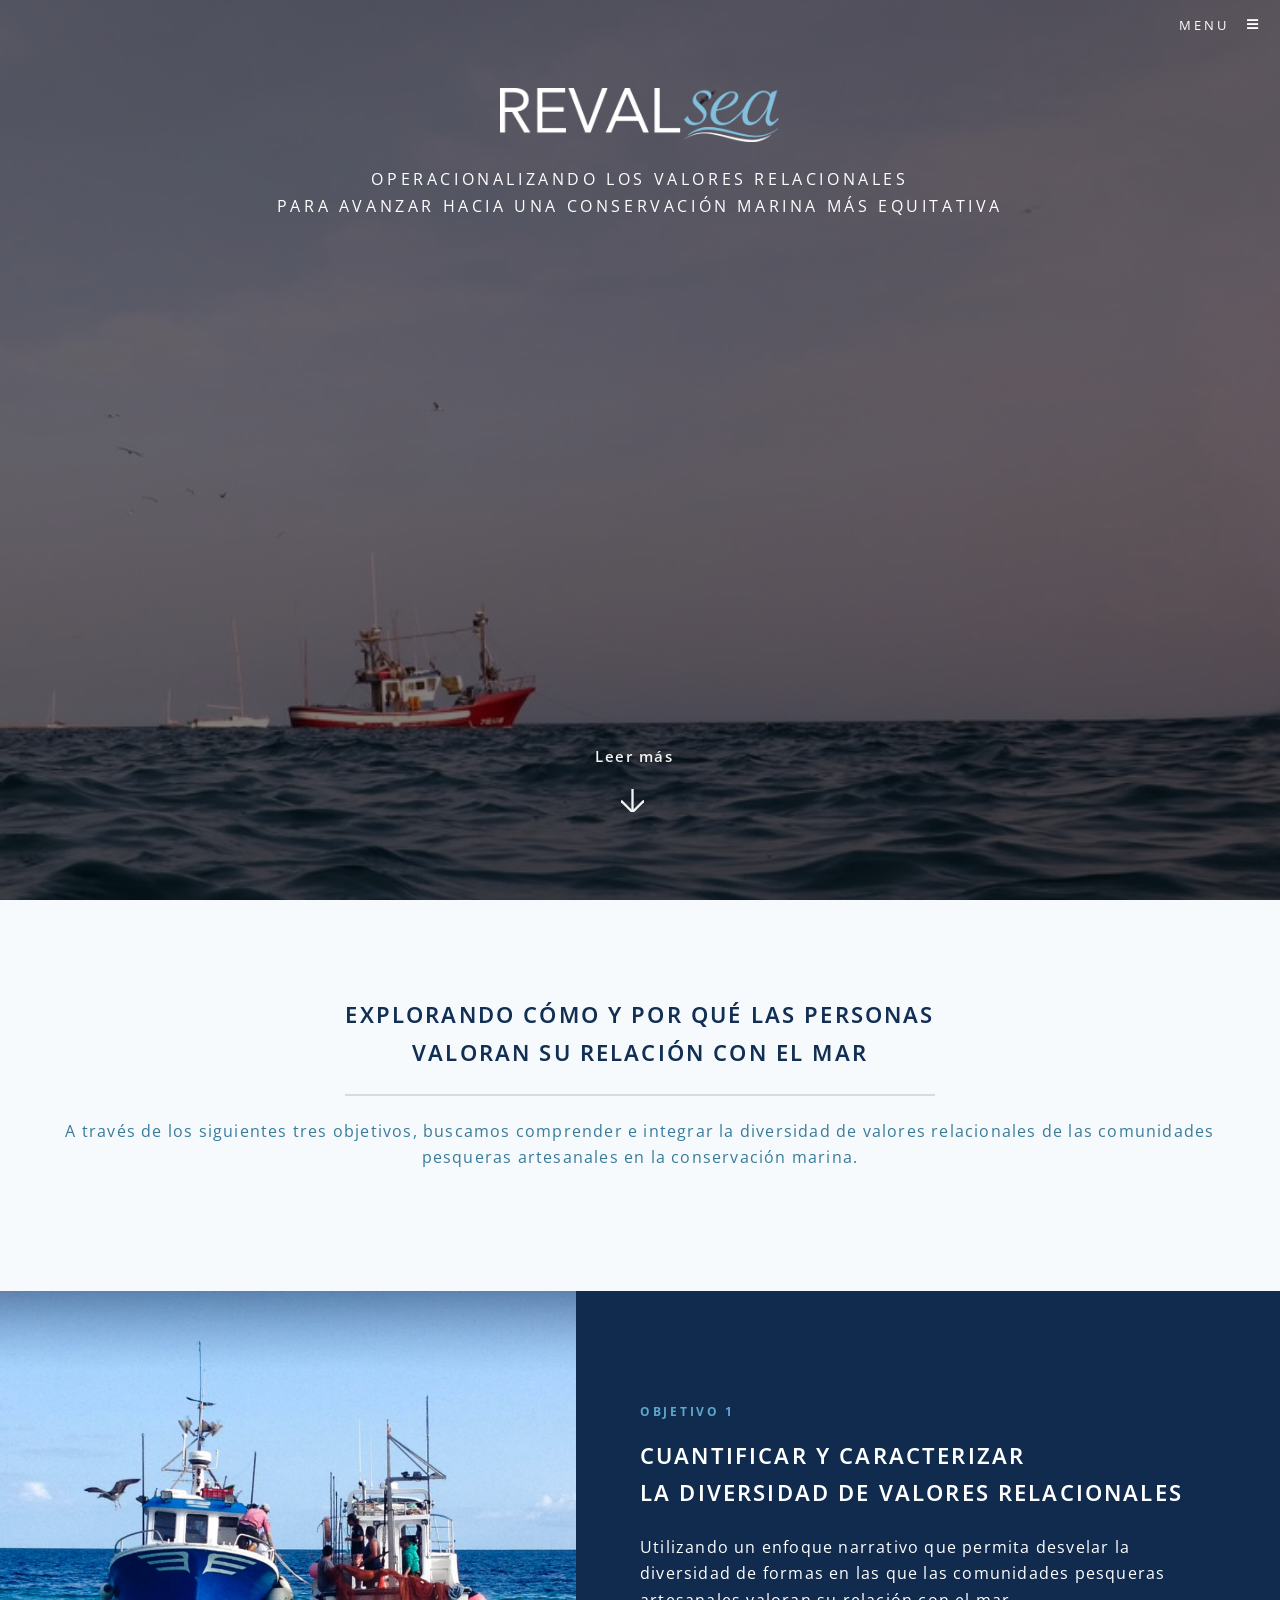
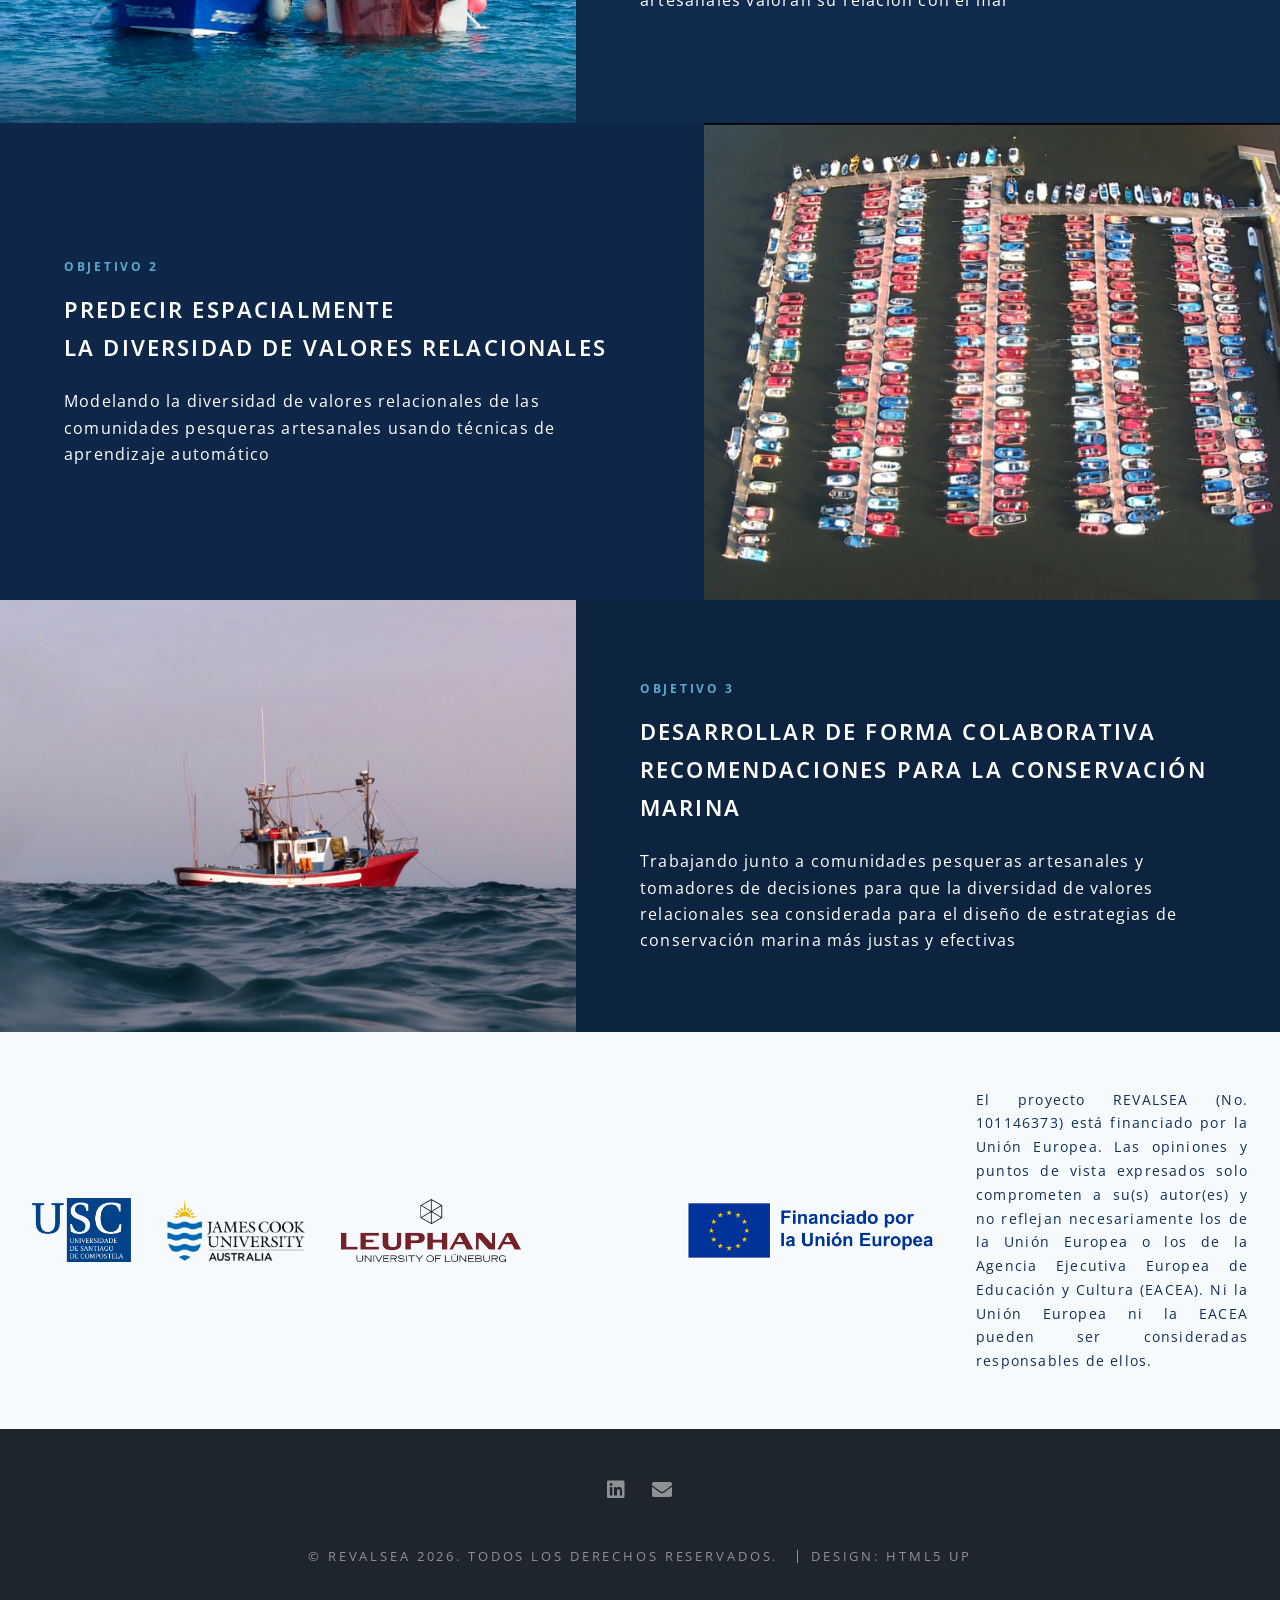
<file: index.html>
<!DOCTYPE HTML>
<!--
	Spectral by HTML5 UP
	html5up.net | @ajlkn
	Free for personal and commercial use under the CCA 3.0 license (html5up.net/license)
-->
<html>
	<head>
		<title>REVALSEA</title>
		<meta charset="utf-8" />
		<meta name="viewport" content="width=device-width, initial-scale=1, user-scalable=no" />
		<link rel="stylesheet" href="assets/css/main.css" />
		<noscript><link rel="stylesheet" href="assets/css/noscript.css" /></noscript>
	</head>
	<body class="is-preload landing pagina-index">

		<!-- Page Wrapper -->
			<div id="page-wrapper">

				<!-- Header -->
					<header id="header" class="alt"> <h1><a href="index.html">revalsea</a></h1> 
						<nav id="nav">
							<ul>
								<li class="special">
									<a href="#menu" class="menuToggle"><span>Menu</span></a>
									<div id="menu">
										<ul>
											<li><a href="index.html">Inicio</a></li>
											<li><a href="generic.html">Equipo</a></li>
											<li><a href="elements.html">Divulgación</a></li>
										</ul>
									</div>
								</li>
							</ul>
						</nav>
					</header>

				<!-- Banner -->
					<section id="banner">
						<div class="inner">
							<img src="images/logoblanco.png" alt="Logo" class="banner-logo">
							<p>Operacionalizando los valores relacionales<br />
							para avanzar hacia una conservación marina más equitativa</p>
						</div>
						<a href="#one" class="more scrolly">Leer más</a>
					</section>

				<!-- One -->
					<section id="one" class="wrapper style1 special">
						<div class="inner">
							<header class="major">
								<h2>Explorando cómo y por qué las personas<br />
								valoran su relación con el mar</h2>
								
								<span class="wave-divider"></span>
								
								<p>A través de los siguientes tres objetivos, buscamos comprender e integrar la diversidad de  
									valores relacionales de las comunidades pesqueras artesanales en la conservación marina.</p>
							</header>
						</div>
					</section>

				<!-- Two -->
					<section id="two" class="wrapper alt style2">
						<section class="spotlight">
							<div class="image"><img src="images/revalsea.png" alt="barcos de pesca" /></div>
							<div class="content">
								<span class="spotlight-kicker">Objetivo 1</span>
								<h2>Cuantificar y caracterizar<br />
								la diversidad de valores relacionales</h2>
								<p>Utilizando un enfoque narrativo que permita desvelar la diversidad de formas en las que las comunidades pesqueras artesanales valoran su relación con el mar </p>
							</div>
						</section>
						<section class="spotlight">
							<div class="image"><img src="images/puerto.png" alt="" /></div>
							<div class="content">
								<span class="spotlight-kicker">Objetivo 2</span>
								<h2>Predecir espacialmente <br />
								la diversidad de valores relacionales</h2>
								<p>Modelando la diversidad de valores relacionales de las comunidades pesqueras artesanales usando técnicas de aprendizaje automático</p>
							</div>
						</section>
						<section class="spotlight">
							<div class="image"><img src="images/barco1.jpeg" alt="" /></div>
							<div class="content">
								<span class="spotlight-kicker">Objetivo 3</span>
								<h2>Desarrollar de forma colaborativa<br />
								recomendaciones para la conservación marina</h2>
								<p>Trabajando junto a comunidades pesqueras artesanales y tomadores de decisiones para que la diversidad de valores relacionales sea considerada para el diseño de estrategias de conservación marina más justas y efectivas</p>
							</div>
						</section>
					</section>

	
					<!-- Sección logos / colaboración -->
							<section id="partners" class="partners-section">
							  <div class="inner partners-row">
							
							    <div class="partners-left">
							      <img src="images/usc.png" alt="Logo institución 1" />
							      <img src="images/jcu2.png" alt="Logo institución 2" />
							      <img src="images/leuphanalogo.png" alt="Logo institución 3" />
							    </div>
							
							    <div class="partners-right">
							      <img src="images/ES_FundedbytheEU_RGB_POS.png" alt="Logo Unión Europea" />
							      <p>El proyecto REVALSEA (No. 101146373) está financiado por la Unión Europea. Las opiniones y puntos de vista expresados solo comprometen a su(s) autor(es) y no reflejan 
								  necesariamente los de la Unión Europea o los de la Agencia Ejecutiva Europea de Educación y Cultura (EACEA). Ni la Unión Europea ni la EACEA pueden ser consideradas 
								  responsables de ellos. 
						      </p>
						    </div>
						
						  </div>
						</section>
				
				<!-- Footer -->
					<footer id="footer">
						<ul class="icons">
							<li><a href="https://www.linkedin.com/in/natali-lazzari-32a2b91ba/" class="icon brands fa-linkedin"><span class="label">LinkedIn</span></a></li>
							<li><a href="mailto:lazzari.natali@gmail.com" class="icon solid fa-envelope"><span class="label">Email</span></a></li>
						</ul>
						<ul class="copyright">
							<li>&copy; REVALSEA 2026. Todos los derechos reservados.</li>
							<li>Design: HTML5 UP</li>
						</ul>
					</footer>

				</div>

		<!-- Scripts -->
			<script src="assets/js/jquery.min.js"></script>
			<script src="assets/js/jquery.scrollex.min.js"></script>
			<script src="assets/js/jquery.scrolly.min.js"></script>
			<script src="assets/js/browser.min.js"></script>
			<script src="assets/js/breakpoints.min.js"></script>
			<script src="assets/js/util.js"></script>
			<script src="assets/js/main.js"></script>

	</body>
</html>
</file>
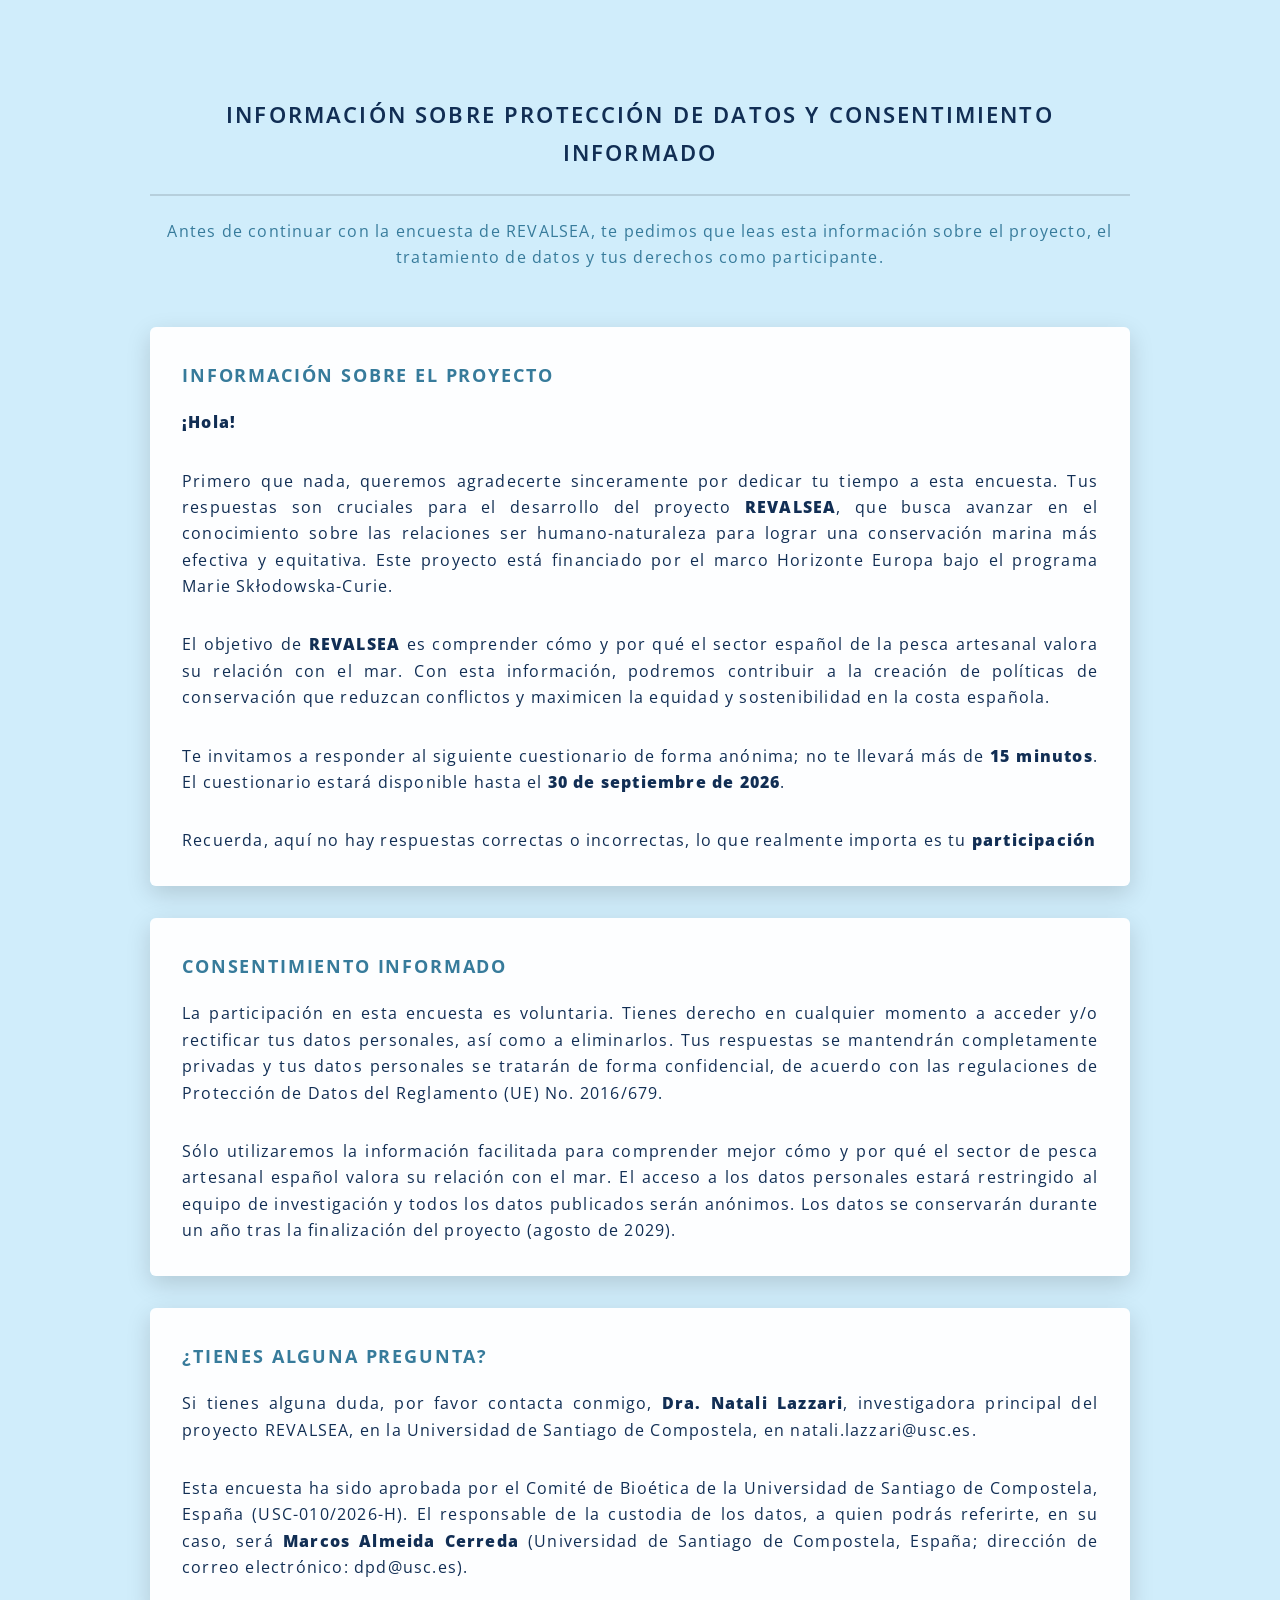
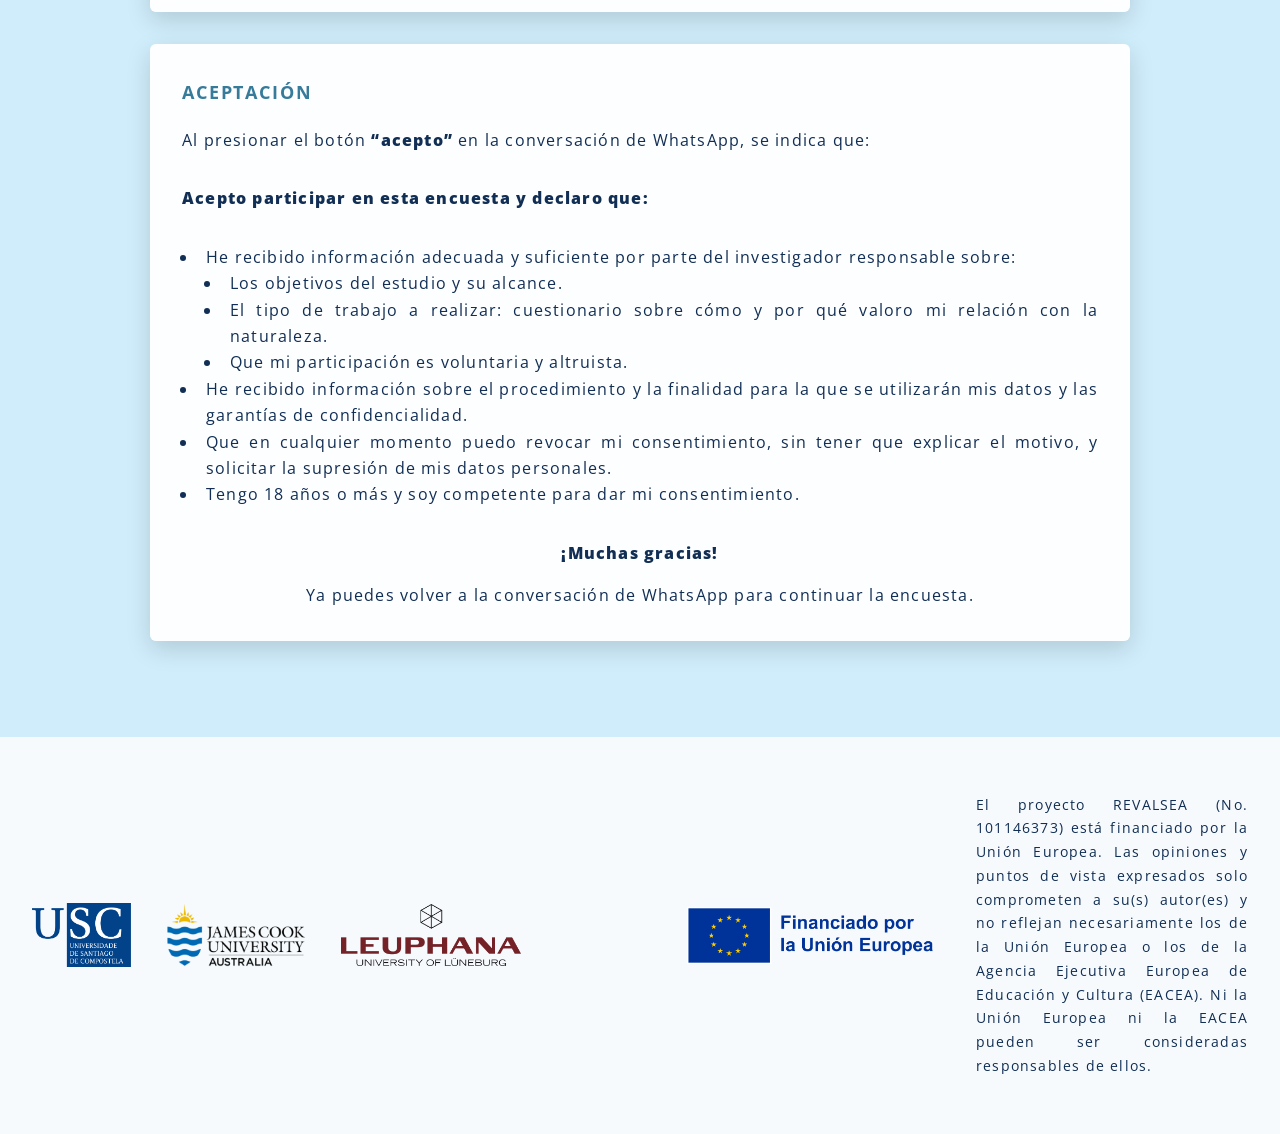
<file: consentimiento.html>
<!DOCTYPE HTML>
<!--
	Spectral by HTML5 UP
	html5up.net | @ajlkn
	Free for personal and commercial use under the CCA 3.0 license (html5up.net/license)
-->
<html lang="es">
	<head>
		<title>Consentimiento informado | REVALSEA</title>
		<meta charset="utf-8" />
		<meta name="viewport" content="width=device-width, initial-scale=1, user-scalable=no" />
		<meta name="description" content="Información sobre protección de datos y consentimiento informado del proyecto REVALSEA." />
		<link rel="stylesheet" href="assets/css/main.css" />
		<noscript><link rel="stylesheet" href="assets/css/noscript.css" /></noscript>
		
		<style>
			  #consentimiento.wrapper.style3 strong,
			  #consentimiento.wrapper.style3 b {
			    color: #112e54ff;
				font-weight: 800;  
			  }
		
			/* Ajustes mínimos para que el contenido largo del consentimiento sea legible
			   manteniendo la estética del sitio REVALSEA / Spectral. */
			.consent-page .inner {
				max-width: 980px;
			}
			 .consent-page .inner header.major h2 {
			    color: #112e54ff;
			  }
			
			  .consent-page .inner header.major p {
			    color: #377b9b;
			  }

			.consent-card {
				background: rgba(255, 255, 255, 0.95);
				border-radius: 6px;
				box-shadow: 0 0.5em 1.5em rgba(0, 0, 0, 0.15);
				margin: 0 0 2em 0;
				padding: 2em;
				text-align: justify
			}

			.consent-card h3 {
				margin-top: 0;
				color: #112e54ff;
			}
			
			#consentimiento.wrapper.style3 .consent-card h3 {
			    color: #377b9b;
			    font-weight: 700;
			  }

			.consent-card p:last-child,
			.consent-card ul:last-child {
				margin-bottom: 0;
			}

			.consent-card a {
				border-bottom-color: rgba(255, 255, 255, 0.45);
			}

			.consent-highlight {
				background: rgba(255, 255, 255, 0.14);
				border-radius: 4px;
				margin: 1.5em 0;
				padding: 1.25em 1.5em;
			}

			.consent-actions {
				margin-top: 2em;
				text-align: center;
			}

			.consent-actions p {
				margin-bottom: 1em;
			}

			@media screen and (max-width: 736px) {
				.consent-card {
					padding: 1.5em;
				}
			}
		</style>
	</head>
	<body class="landing is-preload">

		<!-- Page Wrapper -->
			<div id="page-wrapper">

				<!-- Consentimiento informado -->
					<section id="consentimiento" class="wrapper style3 special consent-page">
						<div class="inner">
							<header class="major">
								<h2>Información sobre protección de datos y consentimiento informado</h2>
								<p>
									Antes de continuar con la encuesta de REVALSEA, te pedimos que leas esta información sobre el proyecto, el tratamiento de datos y tus derechos como participante.
								</p>
							</header>

							<section class="consent-card">
								<h3>Información sobre el proyecto</h3>

								<p><strong>¡Hola!</strong></p>

								<p>
									Primero que nada, queremos agradecerte sinceramente por dedicar tu tiempo a esta encuesta. Tus respuestas son cruciales para el desarrollo del proyecto <strong><a href="https://natalilazzari.github.io/REVALSEA/" class="revalsea-link" target="_blank" rel="noopener noreferrer">REVALSEA</a></strong>, que busca avanzar en el conocimiento sobre las relaciones ser humano-naturaleza para lograr una conservación marina más efectiva y equitativa. Este proyecto está financiado por el marco Horizonte Europa bajo el programa Marie Skłodowska-Curie.
								</p>

								<p>
									El objetivo de <strong><a href="https://natalilazzari.github.io/REVALSEA/" class="revalsea-link" target="_blank" rel="noopener noreferrer">REVALSEA</a></strong> es comprender cómo y por qué el sector español de la pesca artesanal valora su relación con el mar. Con esta información, podremos contribuir a la creación de políticas de conservación que reduzcan conflictos y maximicen la equidad y sostenibilidad en la costa española.
								</p>

								<p>
									Te invitamos a responder al siguiente cuestionario de forma anónima; no te llevará más de <strong>15 minutos</strong>. El cuestionario estará disponible hasta el <strong>30 de septiembre de 2026</strong>.
								</p>

								<p>
									Recuerda, aquí no hay respuestas correctas o incorrectas, lo que realmente importa es tu <strong>participación</strong>
								</p>
							</section>

							<section class="consent-card">
								<h3>Consentimiento informado</h3>

								<p>
									La participación en esta encuesta es voluntaria. Tienes derecho en cualquier momento a acceder y/o rectificar tus datos personales, así como a eliminarlos. Tus respuestas se mantendrán completamente privadas y tus datos personales se tratarán de forma confidencial, de acuerdo con las regulaciones de Protección de Datos del Reglamento (UE) No. 2016/679.
								</p>

								<p>
									Sólo utilizaremos la información facilitada para comprender mejor cómo y por qué el sector de pesca artesanal español valora su relación con el mar. El acceso a los datos personales estará restringido al equipo de investigación y todos los datos publicados serán anónimos. Los datos se conservarán durante un año tras la finalización del proyecto (agosto de 2029).
								</p>
							</section>

							<section class="consent-card">
								<h3>¿Tienes alguna pregunta?</h3>

								<p>
									Si tienes alguna duda, por favor contacta conmigo, <strong>Dra. Natali Lazzari</strong>, investigadora principal del proyecto REVALSEA, en la Universidad de Santiago de Compostela, en <a href="mailto:natali.lazzari@usc.es">natali.lazzari@usc.es</a>.
								</p>

								<p>
									Esta encuesta ha sido aprobada por el Comité de Bioética de la Universidad de Santiago de Compostela, España (USC-010/2026-H). El responsable de la custodia de los datos, a quien podrás referirte, en su caso, será <strong>Marcos Almeida Cerreda</strong> (Universidad de Santiago de Compostela, España; dirección de correo electrónico: <a href="mailto:dpd@usc.es">dpd@usc.es</a>).
								</p>
							</section>

							<section class="consent-card">
								<h3>Aceptación</h3>

								<p>Al presionar el botón <strong>“acepto”</strong> en la conversación de WhatsApp, se indica que:</p>

								<p><strong>Acepto participar en esta encuesta y declaro que:</strong></p>

								<ul>
									<li>
										He recibido información adecuada y suficiente por parte del investigador responsable sobre:
										<ul>
											<li>Los objetivos del estudio y su alcance.</li>
											<li>El tipo de trabajo a realizar: cuestionario sobre cómo y por qué valoro mi relación con la naturaleza.</li>
											<li>Que mi participación es voluntaria y altruista.</li>
										</ul>
									</li>
									<li>He recibido información sobre el procedimiento y la finalidad para la que se utilizarán mis datos y las garantías de confidencialidad.</li>
									<li>Que en cualquier momento puedo revocar mi consentimiento, sin tener que explicar el motivo, y solicitar la supresión de mis datos personales.</li>
									<li>Tengo 18 años o más y soy competente para dar mi consentimiento.</li>
								</ul>

								<div class="consent-actions">
									<p><strong>¡Muchas gracias!</strong></p>
									<p>Ya puedes volver a la conversación de WhatsApp para continuar la encuesta.</p>
								</div>
							</section>

						</div>
					</section>


				<!-- Sección logos / colaboración -->
							<section id="partners" class="partners-section">
							  <div class="inner partners-row">
							
							    <div class="partners-left">
							      <img src="images/usc.png" alt="Logo institución 1" />
							      <img src="images/jcu2.png" alt="Logo institución 2" />
							      <img src="images/leuphanalogo.png" alt="Logo institución 3" />
							    </div>
							
							    <div class="partners-right">
							      <img src="images/ES_FundedbytheEU_RGB_POS.png" alt="Logo Unión Europea" />
							      <p>El proyecto REVALSEA (No. 101146373) está financiado por la Unión Europea. Las opiniones y puntos de vista expresados solo comprometen a su(s) autor(es) y no reflejan 
								  necesariamente los de la Unión Europea o los de la Agencia Ejecutiva Europea de Educación y Cultura (EACEA). Ni la Unión Europea ni la EACEA pueden ser consideradas 
								  responsables de ellos. 
						      </p>
						    </div>
						
						  </div>
						</section>

				
		<!-- Scripts -->
			<script src="assets/js/jquery.min.js"></script>
			<script src="assets/js/jquery.scrollex.min.js"></script>
			<script src="assets/js/jquery.scrolly.min.js"></script>
			<script src="assets/js/browser.min.js"></script>
			<script src="assets/js/breakpoints.min.js"></script>
			<script src="assets/js/util.js"></script>
			<script src="assets/js/main.js"></script>

	</body>
</html>
</file>
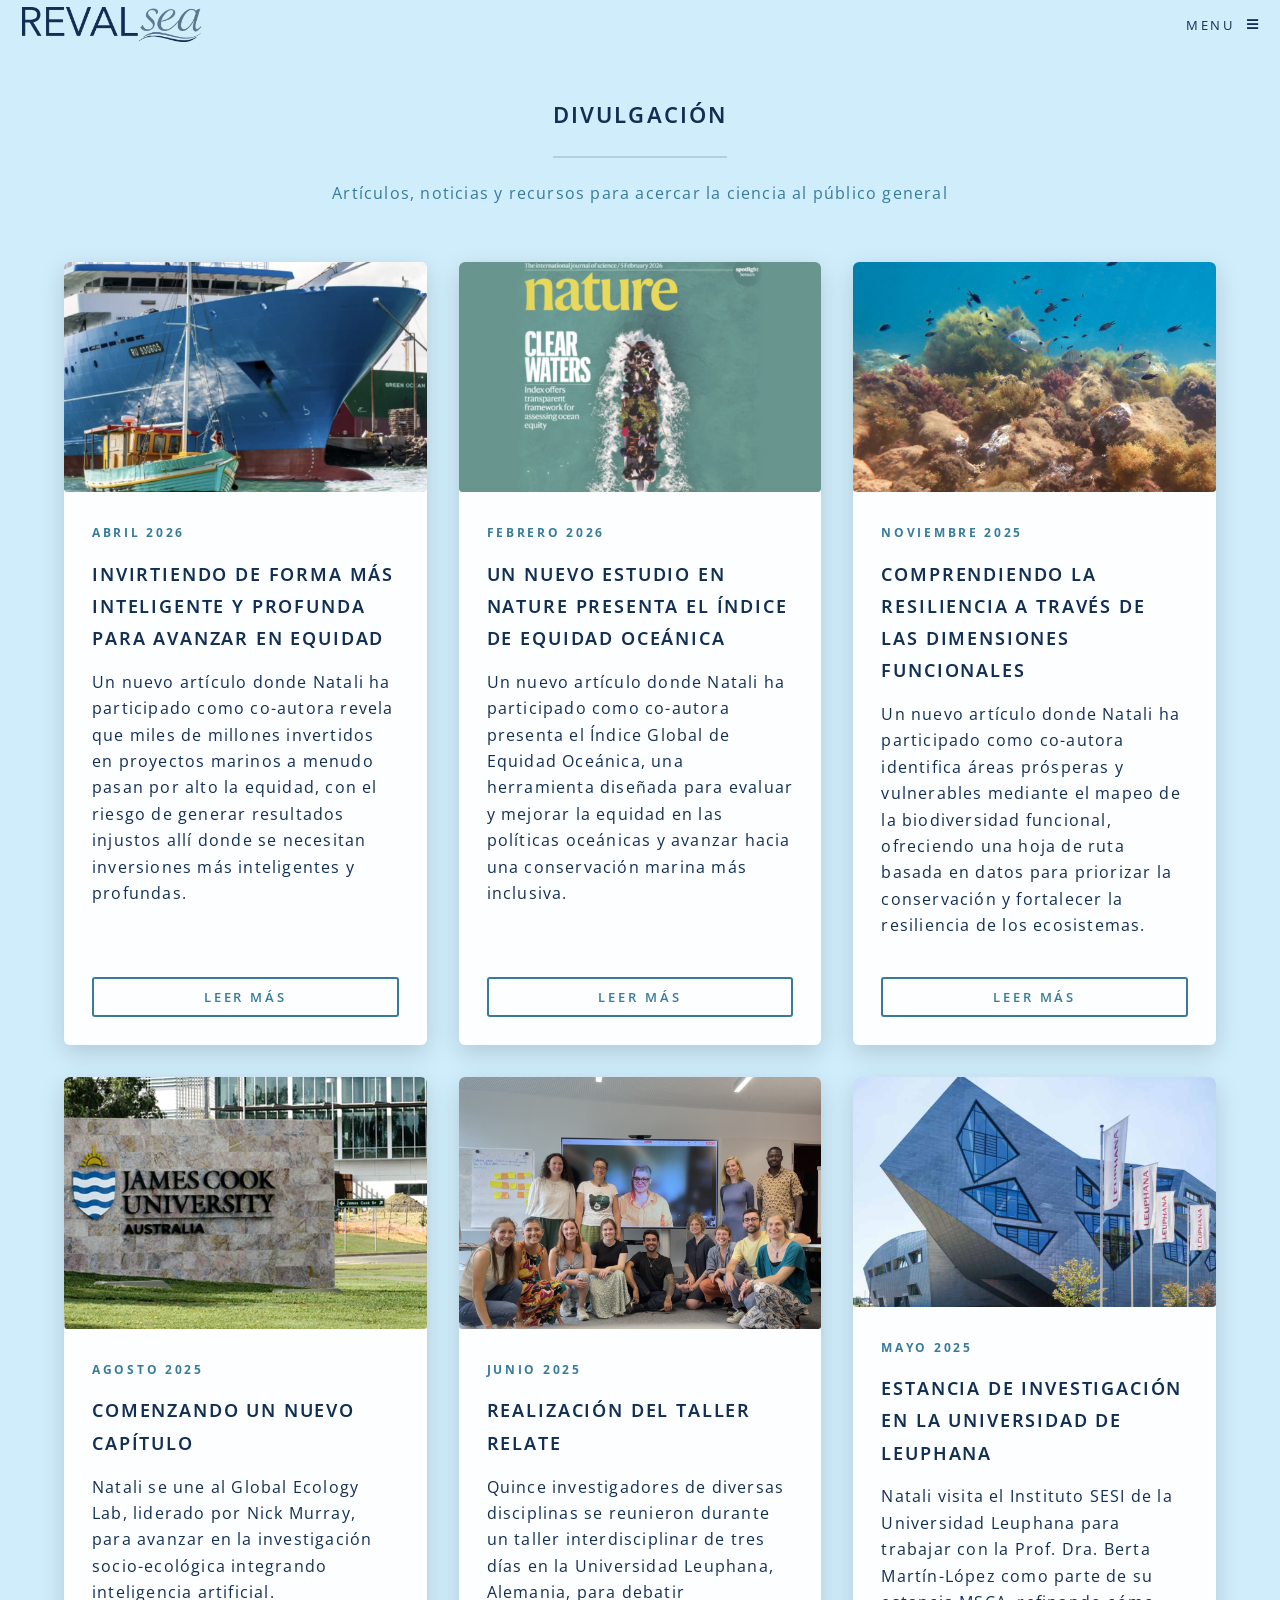
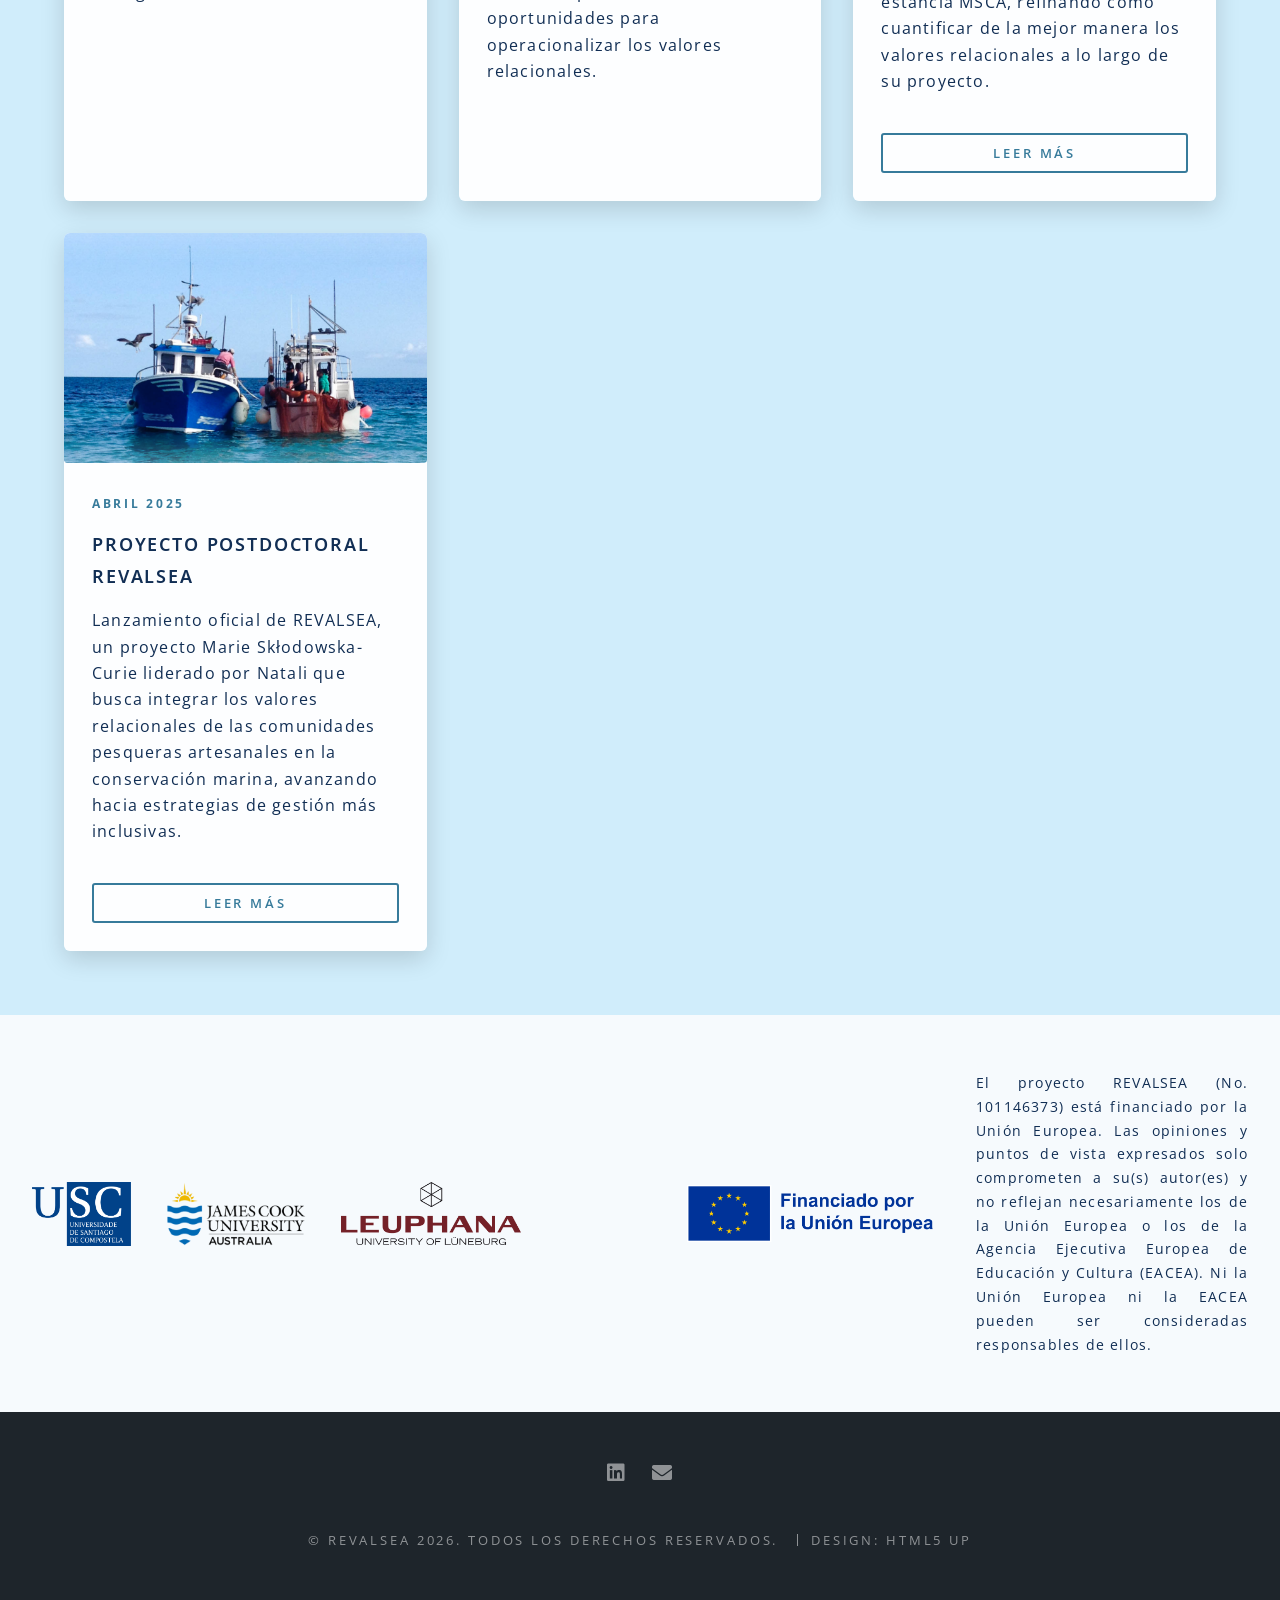
<file: divulgación.html>
<!DOCTYPE HTML>
<!--
	Spectral by HTML5 UP
	html5up.net | @ajlkn
	Free for personal and commercial use under the CCA 3.0 license (html5up.net/license)
-->
<html>
	<head>
		<title>REVALSEA</title>
		<meta charset="utf-8" />
		<meta name="viewport" content="width=device-width, initial-scale=1, user-scalable=no" />
		<link rel="stylesheet" href="assets/css/main.css" />
		<noscript><link rel="stylesheet" href="assets/css/noscript.css" /></noscript>
	</head>
	<body class="landing is-preload">

		<!-- Page Wrapper -->
			<div id="page-wrapper">

				<!-- Header -->
					<header id="header" class="alt">

							<h1 class="header-logo">
								<a href="índice.html">
									<img src="images/logocolor.png" alt="REVALSEA">
								</a>
							</h1>
						
							<nav id="nav">
								<ul>
									<li class="special">
										<a href="#menu" class="menuToggle"><span>Menu</span></a>
						
										<div id="menu">
											<ul>
											<li><a href="índice.html">Inicio</a></li>
											<li><a href="equipo.html">Equipo</a></li>
											<li><a href="divulgación.html">Divulgación</a></li>
										</ul>
									</div>
								</li>
							</ul>
						</nav>
					</header>
					
				<!-- Divulgación -->
					<section id="divulgacion" class="wrapper style3 special">
						<div class="inner">
							<header class="major">
								<h2>Divulgación</h2>
								<p>Artículos, noticias y recursos para acercar la ciencia al público general</p>
							</header>
					
							<div class="divulgacion-grid">

								<article class="divulgacion-card">
									<a href="https://doi.org/10.1038/s44458-026-00052-8" class="image" target="_blank" rel="noopener noreferrer">
										<img src="images/stakes.png" alt="" />
									</a>
					
									<div class="content">
										<span class="divulgacion-fecha">Abril 2026</span>
										<h3>Invirtiendo de forma más inteligente y profunda para avanzar en equidad</h3>
										<p>
											Un nuevo artículo donde Natali ha participado como co-autora revela que miles de millones 
											invertidos en proyectos marinos a menudo pasan por alto la equidad, con el riesgo de 
											generar resultados injustos allí donde se necesitan inversiones más inteligentes y profundas.
										</p>
					
										<a href="https://doi.org/10.1038/s44458-026-00052-8" class="button small" target="_blank" rel="noopener noreferrer">
											Leer más
										</a>
									</div>
								</article>


								<article class="divulgacion-card">
									<a href="https://doi.org/10.1038/s41586-025-09976-y" class="image" target="_blank" rel="noopener noreferrer">
										<img src="images/nature2.png" alt="" />
									</a>
					
									<div class="content">
										<span class="divulgacion-fecha">Febrero 2026</span>
										<h3>Un nuevo estudio en Nature presenta el Índice de Equidad Oceánica</h3>
										<p>
											Un nuevo artículo donde Natali ha participado como co-autora presenta el Índice Global de Equidad Oceánica, una 
											herramienta diseñada para evaluar y mejorar la equidad en las políticas oceánicas y avanzar hacia una conservación
											marina más inclusiva.
										</p>
					
										<a href="https://doi.org/10.1038/s41586-025-09976-y" class="button small" target="_blank" rel="noopener noreferrer">
											Leer más
										</a>
									</div>
								</article>

								<article class="divulgacion-card">
									<a href="https://onlinelibrary.wiley.com/doi/10.1111/ddi.70091" class="image" target="_blank" rel="noopener noreferrer">
										<img src="images/ddi.png" alt="" />
									</a>
					
									<div class="content">
										<span class="divulgacion-fecha">Noviembre 2025</span>
										<h3>Comprendiendo la resiliencia a través de las dimensiones funcionales</h3>
										<p>
											Un nuevo artículo donde Natali ha participado como co-autora identifica áreas prósperas y vulnerables mediante 
											el mapeo de la biodiversidad funcional, ofreciendo una hoja de ruta basada en datos para priorizar la conservación 
											y fortalecer la resiliencia de los ecosistemas.
										</p>
					
										<a href="https://onlinelibrary.wiley.com/doi/10.1111/ddi.70091" class="button small" target="_blank" rel="noopener noreferrer">
											Leer más
										</a>
									</div>
								</article>

								<article class="divulgacion-card">
									<img src="images/jcu_final.png" alt="" class="image" />
					
									<div class="content">
										<span class="divulgacion-fecha">Agosto 2025</span>
										<h3>Comenzando un nuevo capítulo</h3>
										<p>
											Natali se une al Global Ecology Lab, liderado por Nick Murray, para avanzar en la investigación 
											socio-ecológica integrando inteligencia artificial.
										</p>
					
									
									</div>
								</article>
					
								<article class="divulgacion-card">
									<img src="images/relate.png" alt="" class="image" />
					
									<div class="content">
										<span class="divulgacion-fecha">Junio 2025</span>
										<h3>Realización del taller RELATE</h3>
										<p>
											Quince investigadores de diversas disciplinas se reunieron durante un taller interdisciplinar 
											de tres días en la Universidad Leuphana, Alemania, para debatir oportunidades para operacionalizar 
											los valores relacionales.
										</p>
					
									
									</div>
								</article>
					
								<article class="divulgacion-card">
									<a href="https://www.leuphana.de/en/research/news/single-view/2025/06/03/natali-lazzari-is-researching-at-leuphana-how-the-value-of-nature-can-be-measured.html" class="image" target="_blank" rel="noopener noreferrer">
										<img src="images/leuphana.png" alt="" />
									</a>
					
									<div class="content">
										<span class="divulgacion-fecha">Mayo 2025</span>
										<h3>Estancia de investigación en la Universidad de Leuphana</h3>
										<p>
											Natali visita el Instituto SESI de la Universidad Leuphana para trabajar con la Prof. Dra. 
											Berta Martín-López como parte de su estancia MSCA, refinando cómo cuantificar de la mejor manera 
											los valores relacionales a lo largo de su proyecto.
										</p>
					
										<a href="https://www.leuphana.de/en/research/news/single-view/2025/06/03/natali-lazzari-is-researching-at-leuphana-how-the-value-of-nature-can-be-measured.html" class="button small" target="_blank" rel="noopener noreferrer">
											Leer más
										</a>
									</div>
								</article>
					
								<article class="divulgacion-card">
									<a href="https://cordis.europa.eu/project/id/101146373/es" class="image" target="_blank" rel="noopener noreferrer">
										<img src="images/revalsea_news.png" alt="" />
									</a>
					
									<div class="content">
										<span class="divulgacion-fecha">Abril 2025</span>
										<h3>Proyecto postdoctoral REVALSEA</h3>
										<p>
											Lanzamiento oficial de REVALSEA, un proyecto Marie Skłodowska-Curie liderado por Natali 
											que busca integrar los valores relacionales de las comunidades pesqueras artesanales en 
											la conservación marina, avanzando hacia estrategias de gestión más inclusivas.
										</p>
					
										<a href="https://cordis.europa.eu/project/id/101146373/es" class="button small" target="_blank" rel="noopener noreferrer">
											Leer más
										</a>
									</div>
								</article>
					
							</div>
						</div>
					</section>


				<!-- Sección logos / colaboración -->
							<section id="partners" class="partners-section">
							  <div class="inner partners-row">
							
							    <div class="partners-left">
							      <img src="images/usc.png" alt="Logo institución 1" />
							      <img src="images/jcu2.png" alt="Logo institución 2" />
							      <img src="images/leuphanalogo.png" alt="Logo institución 3" />
							    </div>
							
							    <div class="partners-right">
							      <img src="images/ES_FundedbytheEU_RGB_POS.png" alt="Logo Unión Europea" />
							      <p>El proyecto REVALSEA (No. 101146373) está financiado por la Unión Europea. Las opiniones y puntos de vista expresados solo comprometen a su(s) autor(es) y no reflejan 
								  necesariamente los de la Unión Europea o los de la Agencia Ejecutiva Europea de Educación y Cultura (EACEA). Ni la Unión Europea ni la EACEA pueden ser consideradas 
								  responsables de ellos. 
						      </p>
						    </div>
						
						  </div>
						</section>
				
				<!-- Footer -->
					<footer id="footer">
						<ul class="icons">
							<li><a href="https://www.linkedin.com/in/natali-lazzari-32a2b91ba/" class="icon brands fa-linkedin"><span class="label">LinkedIn</span></a></li>
							<li><a href="mailto:lazzari.natali@gmail.com" class="icon solid fa-envelope"><span class="label">Email</span></a></li>
						</ul>
						<ul class="copyright">
							<li>&copy; REVALSEA 2026. Todos los derechos reservados.</li>
							<li>Design: HTML5 UP</li>
						</ul>
					</footer>

				</div>

		<!-- Scripts -->
			<script src="assets/js/jquery.min.js"></script>
			<script src="assets/js/jquery.scrollex.min.js"></script>
			<script src="assets/js/jquery.scrolly.min.js"></script>
			<script src="assets/js/browser.min.js"></script>
			<script src="assets/js/breakpoints.min.js"></script>
			<script src="assets/js/util.js"></script>
			<script src="assets/js/main.js"></script>

	</body>
</html>
</file>
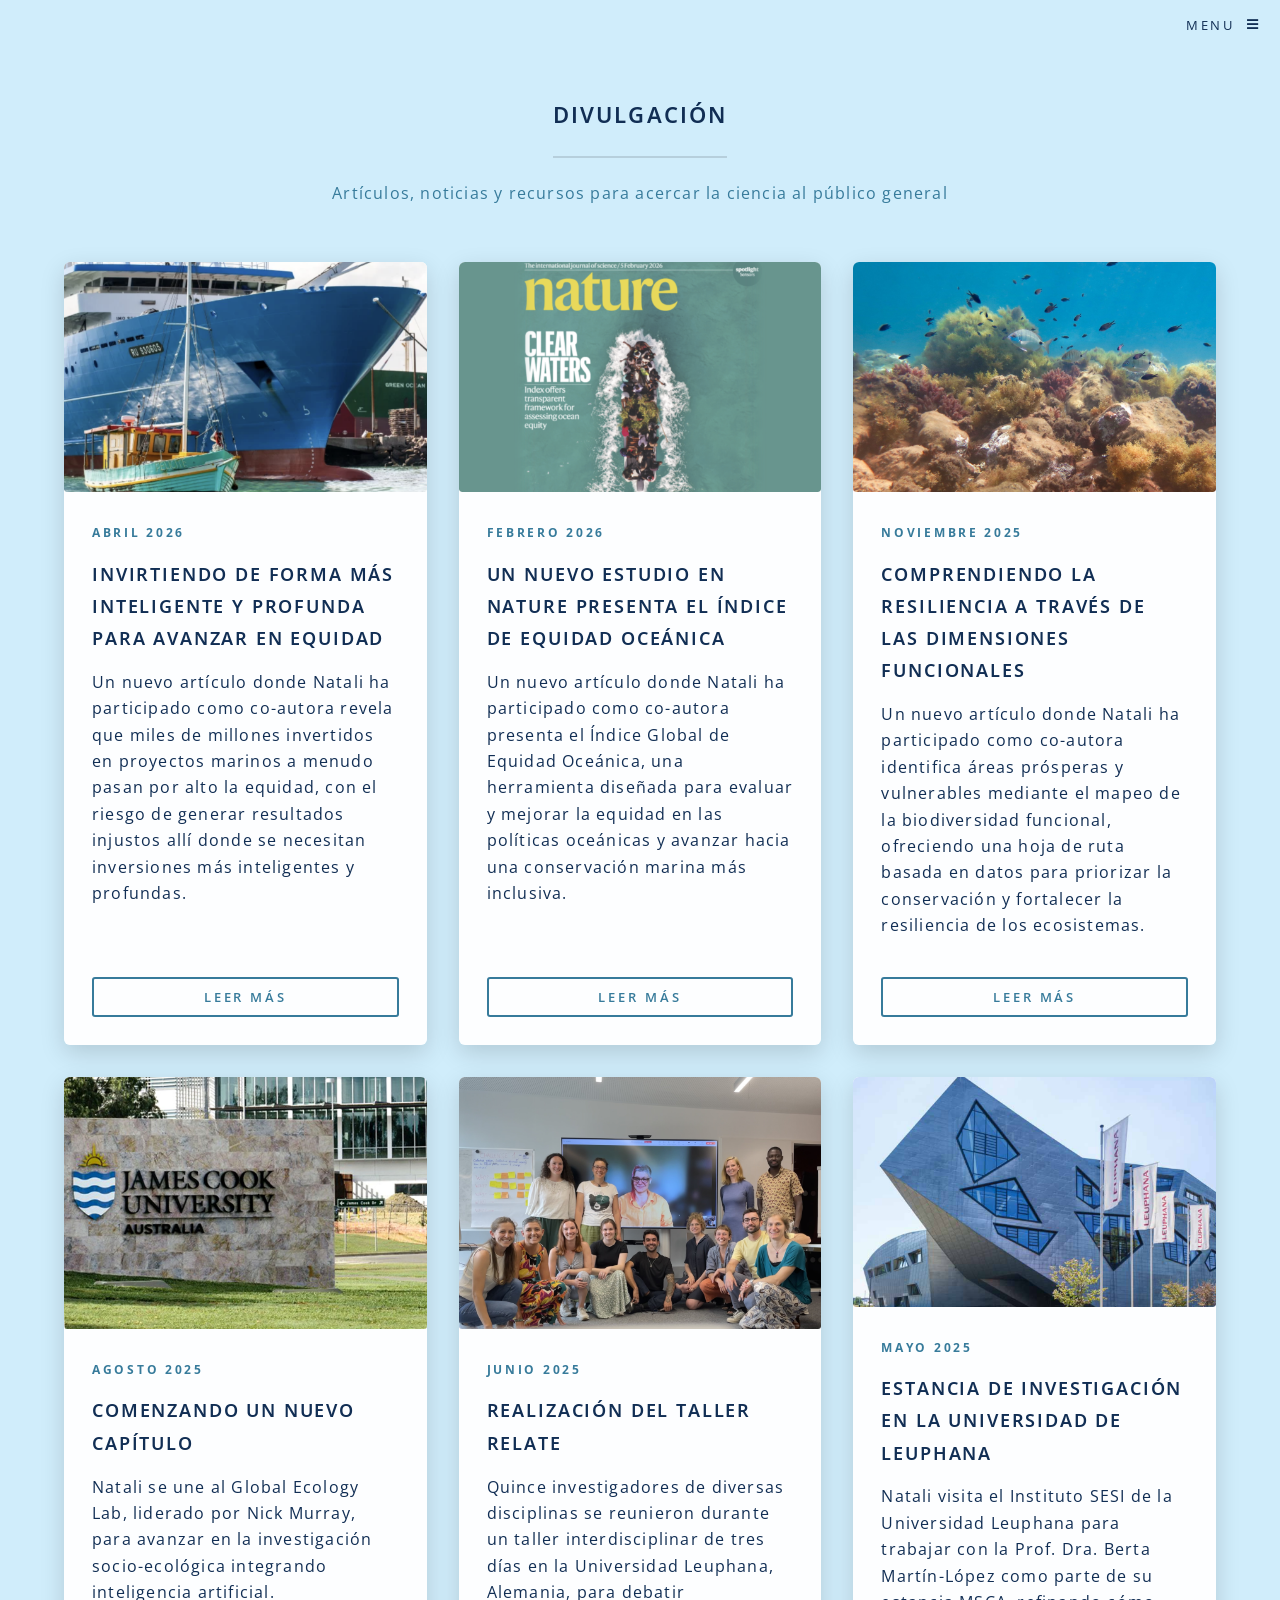
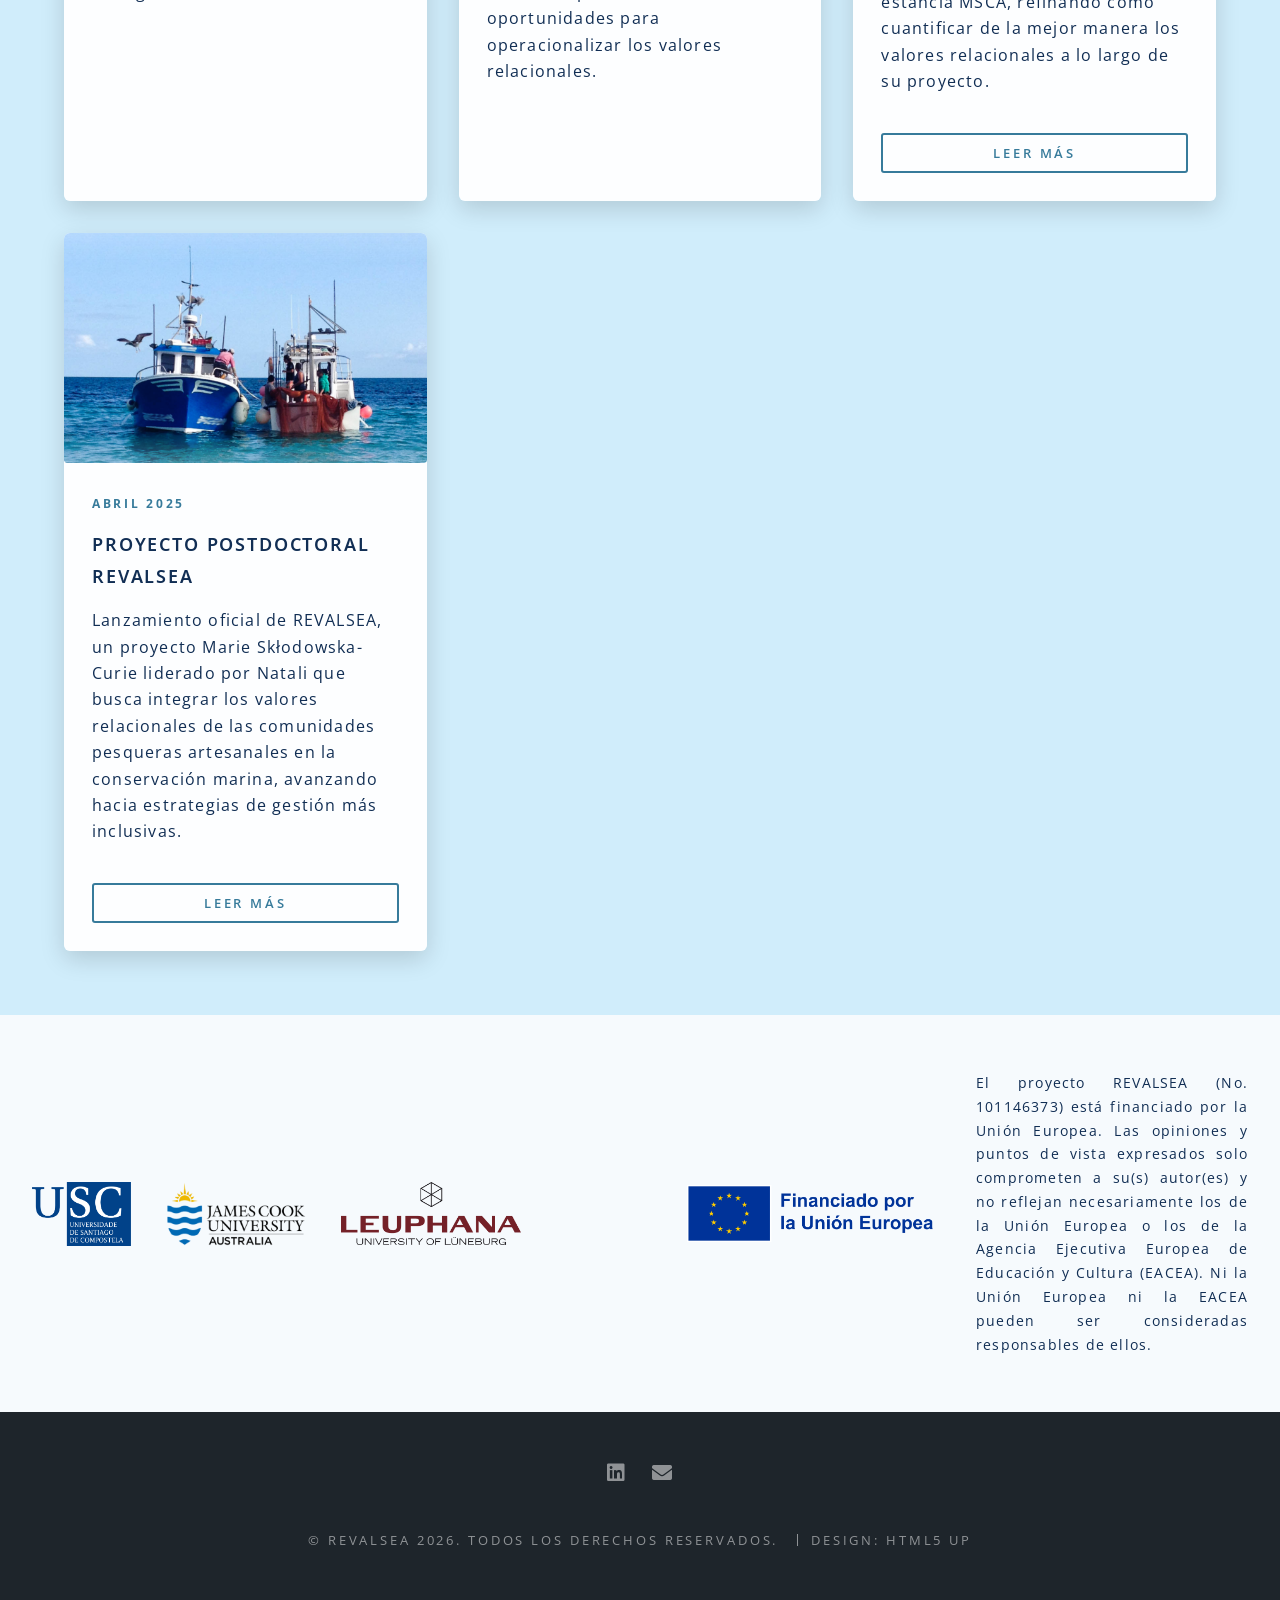
<file: elements.html>
<!DOCTYPE HTML>
<!--
	Spectral by HTML5 UP
	html5up.net | @ajlkn
	Free for personal and commercial use under the CCA 3.0 license (html5up.net/license)
-->
<html>
	<head>
		<title>REVALSEA</title>
		<meta charset="utf-8" />
		<meta name="viewport" content="width=device-width, initial-scale=1, user-scalable=no" />
		<link rel="stylesheet" href="assets/css/main.css" />
		<noscript><link rel="stylesheet" href="assets/css/noscript.css" /></noscript>
	</head>
	<body class="landing is-preload">

		<!-- Page Wrapper -->
			<div id="page-wrapper">

				<!-- Header -->
					<header id="header" class="alt"> <h1><a href="index.html">revalsea</a></h1> 
						<nav id="nav">
							<ul>
								<li class="special">
									<a href="#menu" class="menuToggle"><span>Menu</span></a>
									<div id="menu">
										<ul>
											<li><a href="index.html">Inicio</a></li>
											<li><a href="generic.html">Equipo</a></li>
											<li><a href="elements.html">Divulgación</a></li>
										</ul>
									</div>
								</li>
							</ul>
						</nav>
					</header>
					
				<!-- Divulgación -->
					<section id="divulgacion" class="wrapper style3 special">
						<div class="inner">
							<header class="major">
								<h2>Divulgación</h2>
								<p>Artículos, noticias y recursos para acercar la ciencia al público general</p>
							</header>
					
							<div class="divulgacion-grid">

								<article class="divulgacion-card">
									<a href="https://doi.org/10.1038/s44458-026-00052-8" class="image" target="_blank" rel="noopener noreferrer">
										<img src="images/stakes.png" alt="" />
									</a>
					
									<div class="content">
										<span class="divulgacion-fecha">Abril 2026</span>
										<h3>Invirtiendo de forma más inteligente y profunda para avanzar en equidad</h3>
										<p>
											Un nuevo artículo donde Natali ha participado como co-autora revela que miles de millones 
											invertidos en proyectos marinos a menudo pasan por alto la equidad, con el riesgo de 
											generar resultados injustos allí donde se necesitan inversiones más inteligentes y profundas.
										</p>
					
										<a href="https://doi.org/10.1038/s44458-026-00052-8" class="button small" target="_blank" rel="noopener noreferrer">
											Leer más
										</a>
									</div>
								</article>


								<article class="divulgacion-card">
									<a href="https://doi.org/10.1038/s41586-025-09976-y" class="image" target="_blank" rel="noopener noreferrer">
										<img src="images/nature2.png" alt="" />
									</a>
					
									<div class="content">
										<span class="divulgacion-fecha">Febrero 2026</span>
										<h3>Un nuevo estudio en Nature presenta el Índice de Equidad Oceánica</h3>
										<p>
											Un nuevo artículo donde Natali ha participado como co-autora presenta el Índice Global de Equidad Oceánica, una 
											herramienta diseñada para evaluar y mejorar la equidad en las políticas oceánicas y avanzar hacia una conservación
											marina más inclusiva.
										</p>
					
										<a href="https://doi.org/10.1038/s41586-025-09976-y" class="button small" target="_blank" rel="noopener noreferrer">
											Leer más
										</a>
									</div>
								</article>

								<article class="divulgacion-card">
									<a href="https://onlinelibrary.wiley.com/doi/10.1111/ddi.70091" class="image" target="_blank" rel="noopener noreferrer">
										<img src="images/ddi.png" alt="" />
									</a>
					
									<div class="content">
										<span class="divulgacion-fecha">Noviembre 2025</span>
										<h3>Comprendiendo la resiliencia a través de las dimensiones funcionales</h3>
										<p>
											Un nuevo artículo donde Natali ha participado como co-autora identifica áreas prósperas y vulnerables mediante 
											el mapeo de la biodiversidad funcional, ofreciendo una hoja de ruta basada en datos para priorizar la conservación 
											y fortalecer la resiliencia de los ecosistemas.
										</p>
					
										<a href="https://onlinelibrary.wiley.com/doi/10.1111/ddi.70091" class="button small" target="_blank" rel="noopener noreferrer">
											Leer más
										</a>
									</div>
								</article>

								<article class="divulgacion-card">
									<img src="images/jcu_final.png" alt="" class="image" />
					
									<div class="content">
										<span class="divulgacion-fecha">Agosto 2025</span>
										<h3>Comenzando un nuevo capítulo</h3>
										<p>
											Natali se une al Global Ecology Lab, liderado por Nick Murray, para avanzar en la investigación 
											socio-ecológica integrando inteligencia artificial.
										</p>
					
									
									</div>
								</article>
					
								<article class="divulgacion-card">
									<img src="images/relate.png" alt="" class="image" />
					
									<div class="content">
										<span class="divulgacion-fecha">Junio 2025</span>
										<h3>Realización del taller RELATE</h3>
										<p>
											Quince investigadores de diversas disciplinas se reunieron durante un taller interdisciplinar 
											de tres días en la Universidad Leuphana, Alemania, para debatir oportunidades para operacionalizar 
											los valores relacionales.
										</p>
					
									
									</div>
								</article>
					
								<article class="divulgacion-card">
									<a href="https://www.leuphana.de/en/research/news/single-view/2025/06/03/natali-lazzari-is-researching-at-leuphana-how-the-value-of-nature-can-be-measured.html" class="image" target="_blank" rel="noopener noreferrer">
										<img src="images/leuphana.png" alt="" />
									</a>
					
									<div class="content">
										<span class="divulgacion-fecha">Mayo 2025</span>
										<h3>Estancia de investigación en la Universidad de Leuphana</h3>
										<p>
											Natali visita el Instituto SESI de la Universidad Leuphana para trabajar con la Prof. Dra. 
											Berta Martín-López como parte de su estancia MSCA, refinando cómo cuantificar de la mejor manera 
											los valores relacionales a lo largo de su proyecto.
										</p>
					
										<a href="https://www.leuphana.de/en/research/news/single-view/2025/06/03/natali-lazzari-is-researching-at-leuphana-how-the-value-of-nature-can-be-measured.html" class="button small" target="_blank" rel="noopener noreferrer">
											Leer más
										</a>
									</div>
								</article>
					
								<article class="divulgacion-card">
									<a href="https://cordis.europa.eu/project/id/101146373/es" class="image" target="_blank" rel="noopener noreferrer">
										<img src="images/revalsea_news.png" alt="" />
									</a>
					
									<div class="content">
										<span class="divulgacion-fecha">Abril 2025</span>
										<h3>Proyecto postdoctoral REVALSEA</h3>
										<p>
											Lanzamiento oficial de REVALSEA, un proyecto Marie Skłodowska-Curie liderado por Natali 
											que busca integrar los valores relacionales de las comunidades pesqueras artesanales en 
											la conservación marina, avanzando hacia estrategias de gestión más inclusivas.
										</p>
					
										<a href="https://cordis.europa.eu/project/id/101146373/es" class="button small" target="_blank" rel="noopener noreferrer">
											Leer más
										</a>
									</div>
								</article>
					
							</div>
						</div>
					</section>


				<!-- Sección logos / colaboración -->
							<section id="partners" class="partners-section">
							  <div class="inner partners-row">
							
							    <div class="partners-left">
							      <img src="images/usc.png" alt="Logo institución 1" />
							      <img src="images/jcu2.png" alt="Logo institución 2" />
							      <img src="images/leuphanalogo.png" alt="Logo institución 3" />
							    </div>
							
							    <div class="partners-right">
							      <img src="images/ES_FundedbytheEU_RGB_POS.png" alt="Logo Unión Europea" />
							      <p>El proyecto REVALSEA (No. 101146373) está financiado por la Unión Europea. Las opiniones y puntos de vista expresados solo comprometen a su(s) autor(es) y no reflejan 
								  necesariamente los de la Unión Europea o los de la Agencia Ejecutiva Europea de Educación y Cultura (EACEA). Ni la Unión Europea ni la EACEA pueden ser consideradas 
								  responsables de ellos. 
						      </p>
						    </div>
						
						  </div>
						</section>
				
				<!-- Footer -->
					<footer id="footer">
						<ul class="icons">
							<li><a href="https://www.linkedin.com/in/natali-lazzari-32a2b91ba/" class="icon brands fa-linkedin"><span class="label">LinkedIn</span></a></li>
							<li><a href="mailto:lazzari.natali@gmail.com" class="icon solid fa-envelope"><span class="label">Email</span></a></li>
						</ul>
						<ul class="copyright">
							<li>&copy; REVALSEA 2026. Todos los derechos reservados.</li>
							<li>Design: HTML5 UP</li>
						</ul>
					</footer>

				</div>

		<!-- Scripts -->
			<script src="assets/js/jquery.min.js"></script>
			<script src="assets/js/jquery.scrollex.min.js"></script>
			<script src="assets/js/jquery.scrolly.min.js"></script>
			<script src="assets/js/browser.min.js"></script>
			<script src="assets/js/breakpoints.min.js"></script>
			<script src="assets/js/util.js"></script>
			<script src="assets/js/main.js"></script>

	</body>
</html>
</file>
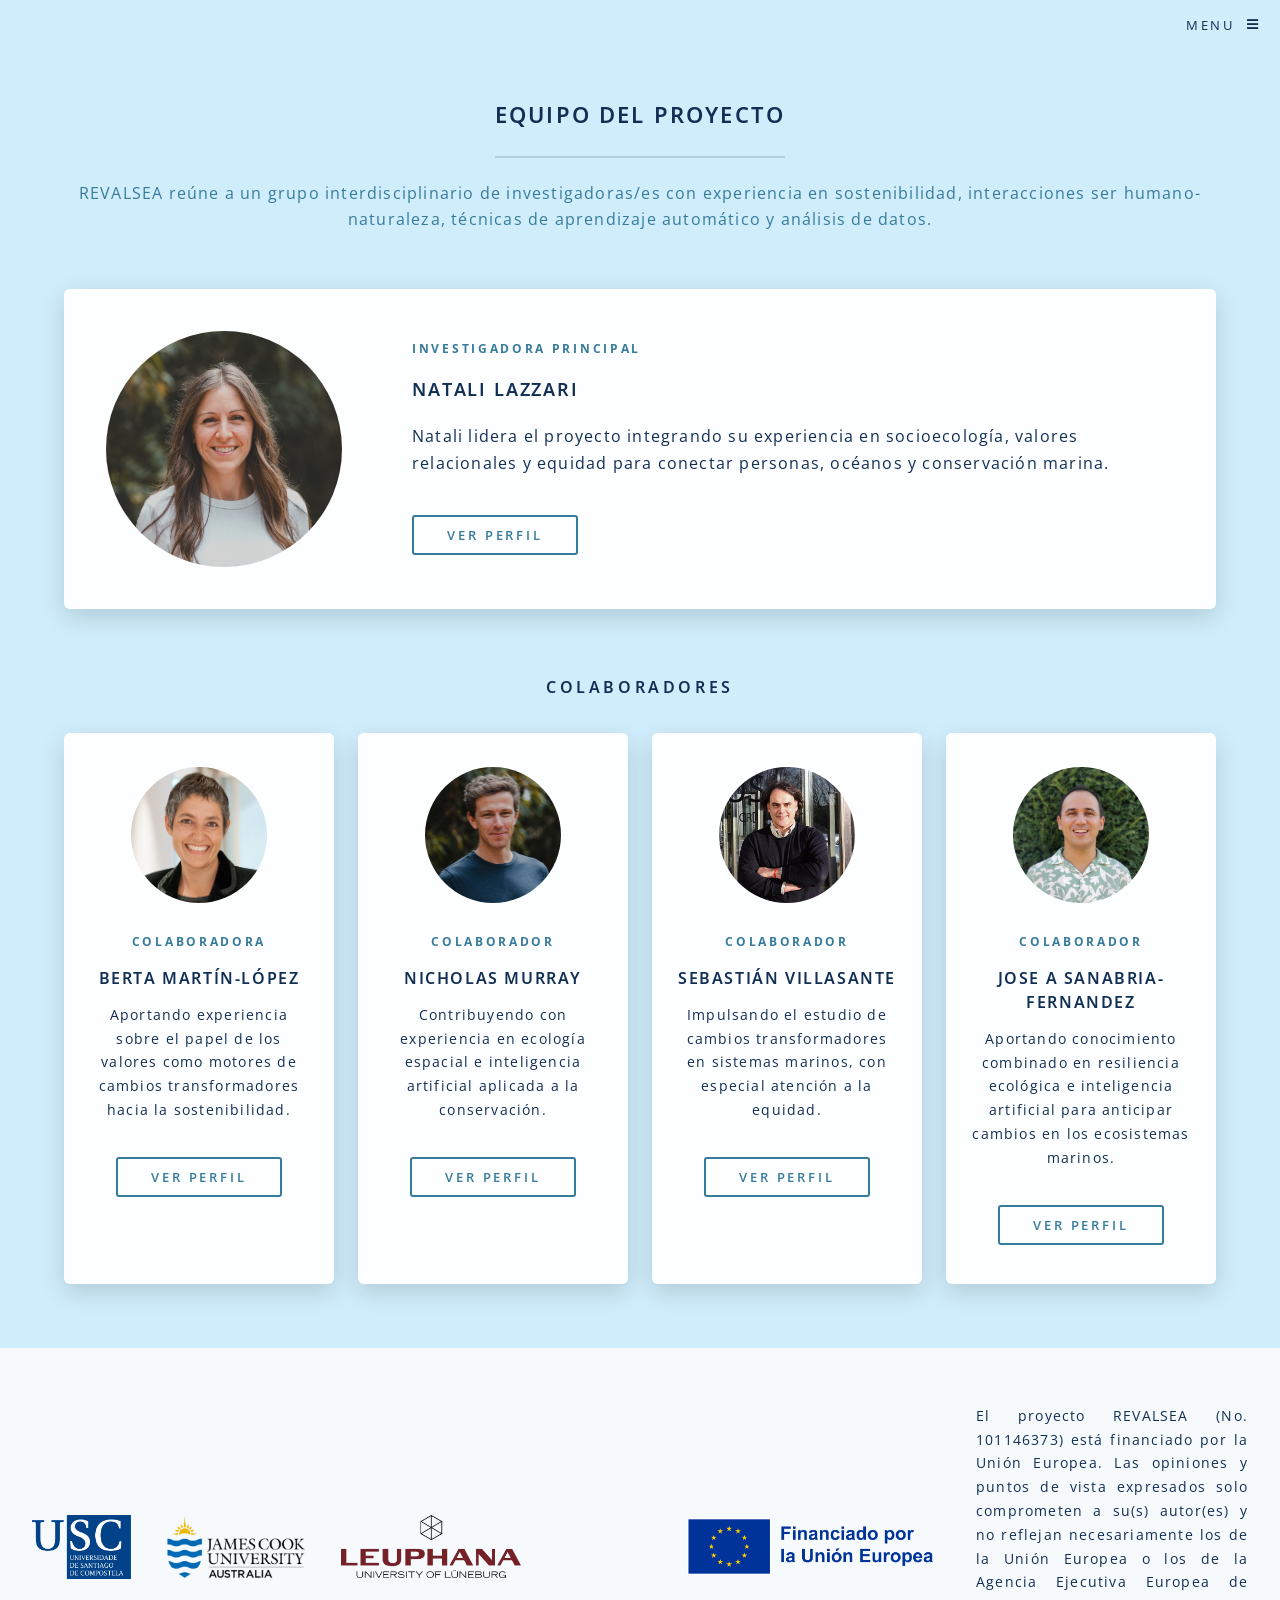
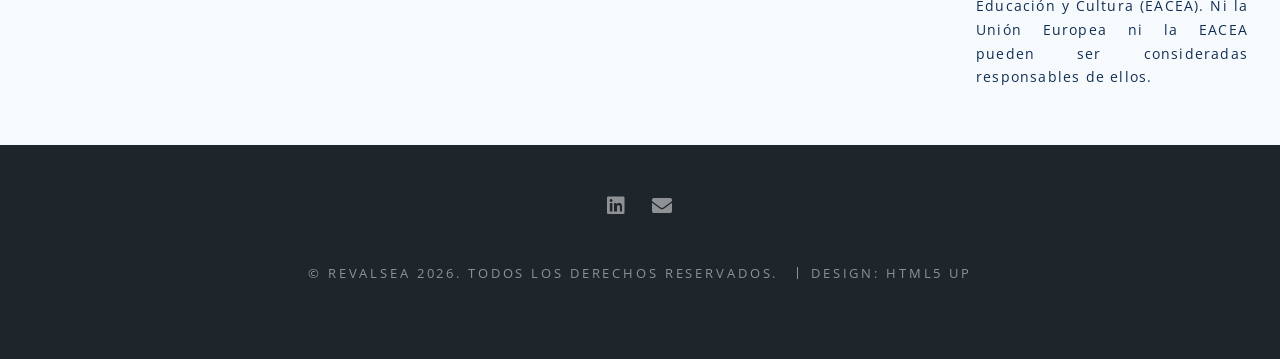
<file: Equipo.html>
<!DOCTYPE HTML>
<!--
	Spectral by HTML5 UP
	html5up.net | @ajlkn
	Free for personal and commercial use under the CCA 3.0 license (html5up.net/license)
-->
<html>
	<head>
		<title>REVALSEA</title>
		<meta charset="utf-8" />
		<meta name="viewport" content="width=device-width, initial-scale=1, user-scalable=no" />
		<link rel="stylesheet" href="assets/css/main.css" />
		<noscript><link rel="stylesheet" href="assets/css/noscript.css" /></noscript>
	</head>
	<body class="landing is-preload">

		<!-- Page Wrapper -->
			<div id="page-wrapper">

				<!-- Header -->
					<header id="header" class="alt"> <h1><a href="index.html">revalsea</a></h1> 
						<nav id="nav">
							<ul>
								<li class="special">
									<a href="#menu" class="menuToggle"><span>Menu</span></a>
									<div id="menu">
										<ul>
											<li><a href="index.html">Inicio</a></li>
											<li><a href="generic.html">Equipo</a></li>
											<li><a href="elements.html">Divulgación</a></li>
										</ul>
									</div>
								</li>
							</ul>
						</nav>
					</header>
				
				<!-- Equipo -->
					
						<section id="team" class="wrapper style3 special">
						  <div class="inner">
						
						    <header class="major">
						      <h2>Equipo del proyecto</h2>
						      <p>
						        REVALSEA reúne a un grupo interdisciplinario de investigadoras/es con experiencia en sostenibilidad, 
						        interacciones ser humano-naturaleza, técnicas de aprendizaje automático y análisis de datos.
						      </p>
						    </header>
						
						    <!-- Investigadora principal -->
						    <section class="team-lead">
						      <div class="team-photo">
						        <img src="images/natali.jpg" alt="Natali Lazzari" />
						      </div>
						
						      <div class="team-content">
						        <span class="team-role">Investigadora principal</span>
						        <h3>Natali Lazzari</h3>
						        <p>
						        Natali lidera el proyecto integrando su experiencia en socioecología, valores relacionales y equidad para conectar personas, océanos y conservación marina.    
								</p>
						        <a href="https://www.oceanosresearchhub.com/natali.html" class="button small" target="_blank" rel="noopener noreferrer">Ver perfil</a>
						      </div>
						    </section>

							   <!-- colaboradores -->
						
						    <h3 class="team-subtitle">Colaboradores</h3>
						
						    <div class="team-grid">
								<article class="team-card">
						        <img src="images/berta.png" alt="Berta Martín-López" />
						        <span class="team-role">Colaboradora</span>
						        <h4>Berta Martín-López</h4>
						        <p>Aportando experiencia sobre el papel de los valores como motores de cambios transformadores hacia la sostenibilidad.</p>
						        <a href="https://www.leuphana.de/en/institutes/sesi/team/berta-martin-lopez.html" class="button small" target="_blank" rel="noopener noreferrer">Ver perfil</a>
						      </article>
								
						      <article class="team-card">
						        <img src="images/nick.jpg" alt="Nicholas Murray" />
						        <span class="team-role">Colaborador</span>
						        <h4>Nicholas Murray</h4>
						        <p>Contribuyendo con experiencia en ecología espacial e inteligencia artificial aplicada a la conservación.</p>
						        <a href="https://www.globalecologylab.org/" class="button small" target="_blank" rel="noopener noreferrer">Ver perfil</a>
						      </article>
								
								<article class="team-card">
						        <img src="images/sebas.png" alt="Sebastián Villasante" />
						        <span class="team-role">Colaborador</span>
						        <h4>Sebastián Villasante</h4>
						        <p>Impulsando el estudio de cambios transformadores en sistemas marinos, con especial atención a la equidad.</p>
						        <a href="https://cretus.usc.es/en/sebastian-villasante-larramendi/" class="button small" target="_blank" rel="noopener noreferrer">Ver perfil</a>
						      </article>
						
						      <article class="team-card">
						        <img src="images/jose.jpg" alt="Jose A Sanabria-Fernandez" />
						        <span class="team-role">Colaborador</span>
						        <h4>Jose A Sanabria-Fernandez</h4>
						        <p>Aportando conocimiento combinado en resiliencia ecológica e inteligencia artificial para anticipar cambios en los ecosistemas marinos.</p>
						        <a href="https://www.oceanosresearchhub.com/jose.html" class="button small" target="_blank" rel="noopener noreferrer">Ver perfil</a>
						      </article>
					
						    </div>
						
						  </div>
						</section>
				<!-- Sección logos / colaboración -->
							<section id="partners" class="partners-section">
							  <div class="inner partners-row">
							
							    <div class="partners-left">
							      <img src="images/usc.png" alt="Logo institución 1" />
							      <img src="images/jcu2.png" alt="Logo institución 2" />
							      <img src="images/leuphanalogo.png" alt="Logo institución 3" />
							    </div>
							
							    <div class="partners-right">
							      <img src="images/ES_FundedbytheEU_RGB_POS.png" alt="Logo Unión Europea" />
							      <p>El proyecto REVALSEA (No. 101146373) está financiado por la Unión Europea. Las opiniones y puntos de vista expresados solo comprometen a su(s) autor(es) y no reflejan 
								  necesariamente los de la Unión Europea o los de la Agencia Ejecutiva Europea de Educación y Cultura (EACEA). Ni la Unión Europea ni la EACEA pueden ser consideradas 
								  responsables de ellos. 
						      </p>
						    </div>
						
						  </div>
						</section>
				
				<!-- Footer -->
					<footer id="footer">
						<ul class="icons">
							<li><a href="https://www.linkedin.com/in/natali-lazzari-32a2b91ba/" class="icon brands fa-linkedin"><span class="label">LinkedIn</span></a></li>
							<li><a href="mailto:lazzari.natali@gmail.com" class="icon solid fa-envelope"><span class="label">Email</span></a></li>
						</ul>
						<ul class="copyright">
							<li>&copy; REVALSEA 2026. Todos los derechos reservados.</li>
							<li>Design: HTML5 UP</li>
						</ul>
					</footer>

				</div>

		<!-- Scripts -->
			<script src="assets/js/jquery.min.js"></script>
			<script src="assets/js/jquery.scrollex.min.js"></script>
			<script src="assets/js/jquery.scrolly.min.js"></script>
			<script src="assets/js/browser.min.js"></script>
			<script src="assets/js/breakpoints.min.js"></script>
			<script src="assets/js/util.js"></script>
			<script src="assets/js/main.js"></script>

	</body>
</html>
</file>
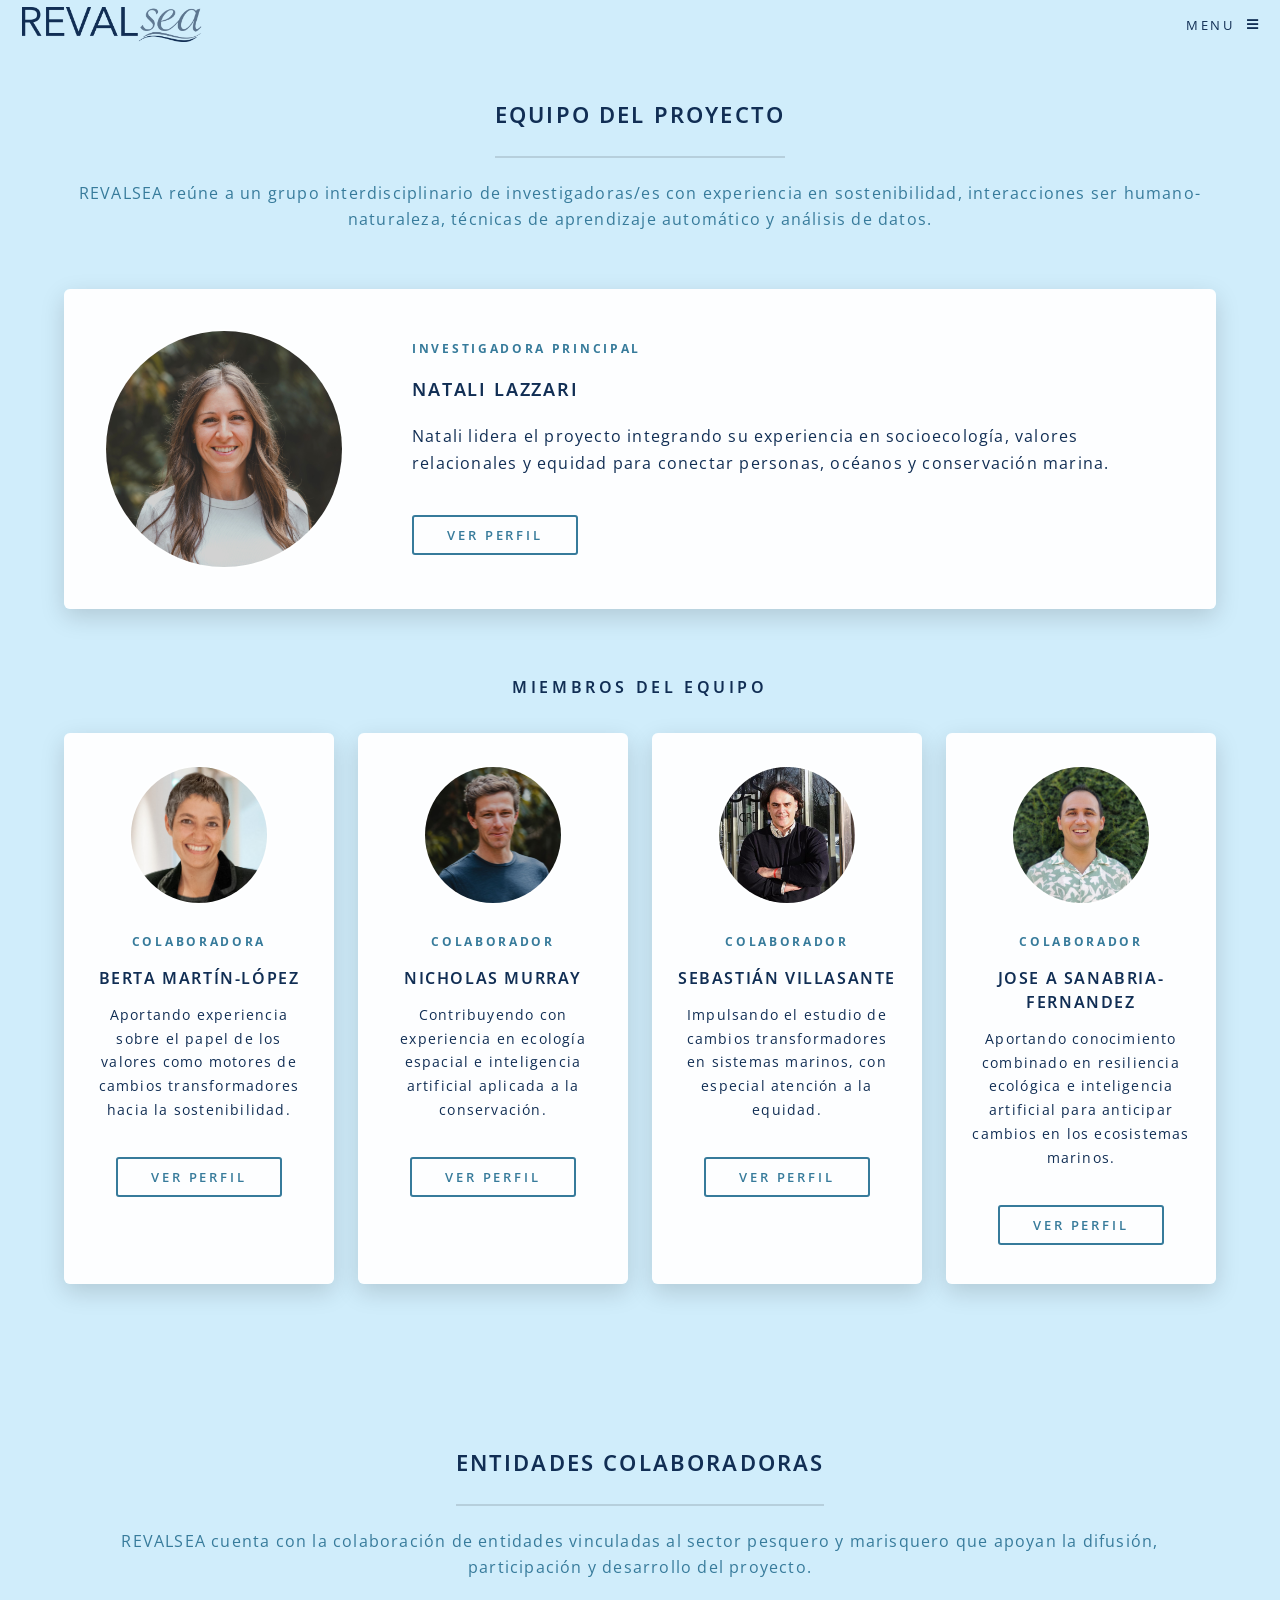
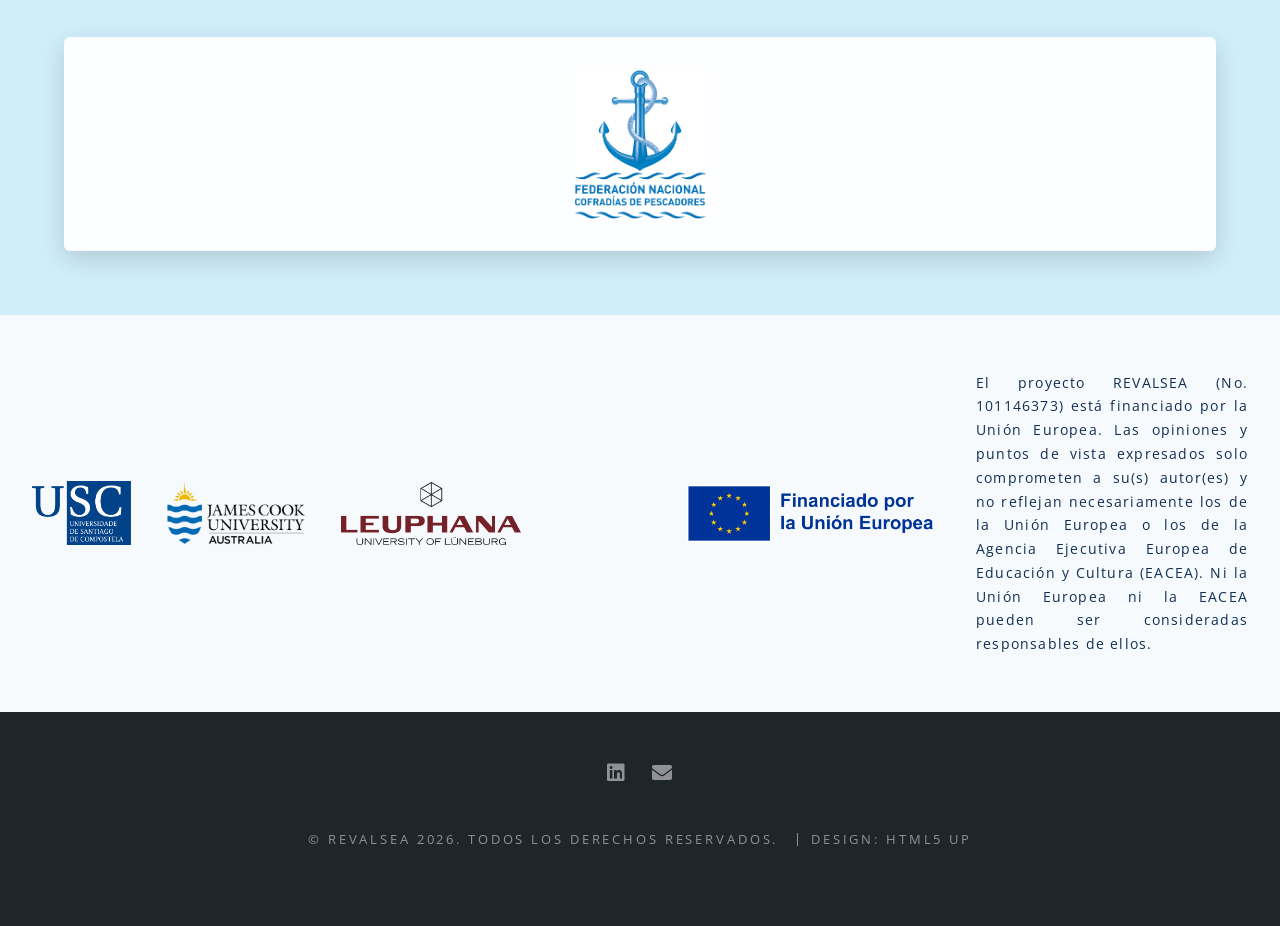
<file: equipo.html>
<!DOCTYPE HTML>
<!--
	Spectral by HTML5 UP
	html5up.net | @ajlkn
	Free for personal and commercial use under the CCA 3.0 license (html5up.net/license)
-->
<html>
	<head>
		<title>REVALSEA</title>
		<meta charset="utf-8" />
		<meta name="viewport" content="width=device-width, initial-scale=1, user-scalable=no" />
		<link rel="stylesheet" href="assets/css/main.css" />
		<noscript><link rel="stylesheet" href="assets/css/noscript.css" /></noscript>
	</head>
	<body class="landing is-preload">

		<!-- Page Wrapper -->
			<div id="page-wrapper">

				<!-- Header -->
					<header id="header" class="alt">

							<h1 class="header-logo">
								<a href="índice.html">
									<img src="images/logocolor.png" alt="REVALSEA">
								</a>
							</h1>
						
							<nav id="nav">
								<ul>
									<li class="special">
										<a href="#menu" class="menuToggle"><span>Menu</span></a>
						
										<div id="menu">
											<ul>
											<li><a href="índice.html">Inicio</a></li>
											<li><a href="equipo.html">Equipo</a></li>
											<li><a href="divulgación.html">Divulgación</a></li>
										</ul>
									</div>
								</li>
							</ul>
						</nav>
					</header>

				
				<!-- Equipo -->
					
						<section id="team" class="wrapper style3 special">
						  <div class="inner">
						
						    <header class="major">
						      <h2>Equipo del proyecto</h2>
						      <p>
						        REVALSEA reúne a un grupo interdisciplinario de investigadoras/es con experiencia en sostenibilidad, 
						        interacciones ser humano-naturaleza, técnicas de aprendizaje automático y análisis de datos.
						      </p>
						    </header>
						
						    <!-- Investigadora principal -->
						    <section class="team-lead">
						      <div class="team-photo">
						        <img src="images/natali.jpg" alt="Natali Lazzari" />
						      </div>
						
						      <div class="team-content">
						        <span class="team-role">Investigadora principal</span>
						        <h3>Natali Lazzari</h3>
						        <p>
						        Natali lidera el proyecto integrando su experiencia en socioecología, valores relacionales y equidad para conectar personas, océanos y conservación marina.    
								</p>
						        <a href="https://www.oceanosresearchhub.com/natali.html" class="button small" target="_blank" rel="noopener noreferrer">Ver perfil</a>
						      </div>
						    </section>

							   <!-- Miembros del equipo -->
						
						    <h3 class="team-subtitle">Miembros del equipo</h3>
						
						    <div class="team-grid">
								<article class="team-card">
						        <img src="images/berta.png" alt="Berta Martín-López" />
						        <span class="team-role">Colaboradora</span>
						        <h4>Berta Martín-López</h4>
						        <p>Aportando experiencia sobre el papel de los valores como motores de cambios transformadores hacia la sostenibilidad.</p>
						        <a href="https://www.leuphana.de/en/institutes/sesi/team/berta-martin-lopez.html" class="button small" target="_blank" rel="noopener noreferrer">Ver perfil</a>
						      </article>
								
						      <article class="team-card">
						        <img src="images/nick.jpg" alt="Nicholas Murray" />
						        <span class="team-role">Colaborador</span>
						        <h4>Nicholas Murray</h4>
						        <p>Contribuyendo con experiencia en ecología espacial e inteligencia artificial aplicada a la conservación.</p>
						        <a href="https://www.globalecologylab.org/" class="button small" target="_blank" rel="noopener noreferrer">Ver perfil</a>
						      </article>
								
								<article class="team-card">
						        <img src="images/sebas.png" alt="Sebastián Villasante" />
						        <span class="team-role">Colaborador</span>
						        <h4>Sebastián Villasante</h4>
						        <p>Impulsando el estudio de cambios transformadores en sistemas marinos, con especial atención a la equidad.</p>
						        <a href="https://cretus.usc.es/en/sebastian-villasante-larramendi/" class="button small" target="_blank" rel="noopener noreferrer">Ver perfil</a>
						      </article>
						
						      <article class="team-card">
						        <img src="images/jose.jpg" alt="Jose A Sanabria-Fernandez" />
						        <span class="team-role">Colaborador</span>
						        <h4>Jose A Sanabria-Fernandez</h4>
						        <p>Aportando conocimiento combinado en resiliencia ecológica e inteligencia artificial para anticipar cambios en los ecosistemas marinos.</p>
						        <a href="https://www.oceanosresearchhub.com/jose.html" class="button small" target="_blank" rel="noopener noreferrer">Ver perfil</a>
						      </article>
					
						    </div>
						
						  </div>
						</section>
				<!-- Entidades colaboradoras -->
				<section id="team" class="wrapper style3 special">
						  <div class="inner">
						
						    <header class="major">
						      <h2>Entidades colaboradoras</h2>
						      <p>
						        REVALSEA cuenta con la colaboración de entidades vinculadas al sector pesquero y marisquero
						        que apoyan la difusión, participación y desarrollo del proyecto.
						      </p>
						    </header>
					<div class="collaborators-card">
	
						  <div class="collaborators-logos">
						    <img src="images/Logotipo FNCP cuadrado.png" alt="FNCP" />
						
						    <!-- Cuando tengas más colaboradores, añade más logos aquí -->
						    <!--
						    <img src="images/logo_entidad_2.png" alt="Nombre de la segunda entidad" />
						    <img src="images/logo_entidad_3.png" alt="Nombre de la tercera entidad" />
						    -->
						  </div>
						
					</div>
				</section>				  

				<!-- Sección logos / colaboración -->
							<section id="partners" class="partners-section">
							  <div class="inner partners-row">
							
							    <div class="partners-left">
							      <img src="images/usc.png" alt="Logo institución 1" />
							      <img src="images/jcu2.png" alt="Logo institución 2" />
							      <img src="images/leuphanalogo.png" alt="Logo institución 3" />
							    </div>
							
							    <div class="partners-right">
							      <img src="images/ES_FundedbytheEU_RGB_POS.png" alt="Logo Unión Europea" />
							      <p>El proyecto REVALSEA (No. 101146373) está financiado por la Unión Europea. Las opiniones y puntos de vista expresados solo comprometen a su(s) autor(es) y no reflejan 
								  necesariamente los de la Unión Europea o los de la Agencia Ejecutiva Europea de Educación y Cultura (EACEA). Ni la Unión Europea ni la EACEA pueden ser consideradas 
								  responsables de ellos. 
						      </p>
						    </div>
						
						  </div>
						</section>
				
				<!-- Footer -->
					<footer id="footer">
						<ul class="icons">
							<li><a href="https://www.linkedin.com/in/natali-lazzari-32a2b91ba/" class="icon brands fa-linkedin"><span class="label">LinkedIn</span></a></li>
							<li><a href="mailto:lazzari.natali@gmail.com" class="icon solid fa-envelope"><span class="label">Email</span></a></li>
						</ul>
						<ul class="copyright">
							<li>&copy; REVALSEA 2026. Todos los derechos reservados.</li>
							<li>Design: HTML5 UP</li>
						</ul>
					</footer>

				</div>

		<!-- Scripts -->
			<script src="assets/js/jquery.min.js"></script>
			<script src="assets/js/jquery.scrollex.min.js"></script>
			<script src="assets/js/jquery.scrolly.min.js"></script>
			<script src="assets/js/browser.min.js"></script>
			<script src="assets/js/breakpoints.min.js"></script>
			<script src="assets/js/util.js"></script>
			<script src="assets/js/main.js"></script>

	</body>
</html>
</file>
<file: assets/css/noscript.css>
/*
	Spectral by HTML5 UP
	html5up.net | @ajlkn
	Free for personal and commercial use under the CCA 3.0 license (html5up.net/license)
*/

/* Banner */

	body.is-preload #banner h2 {
		-moz-transform: none;
		-webkit-transform: none;
		-ms-transform: none;
		transform: none;
		opacity: 1;
	}

		body.is-preload #banner h2:before, body.is-preload #banner h2:after {
			width: 100%;
		}

	body.is-preload #banner .more {
		-moz-transform: none;
		-webkit-transform: none;
		-ms-transform: none;
		transform: none;
		opacity: 1;
	}

	body.is-preload #banner:after {
		opacity: 0;
	}
</file>
<file: assets/css/main.css>
@import url(fontawesome-all.min.css);
@import url("https://fonts.googleapis.com/css?family=Open+Sans:400,400italic,600,600italic,800,800italic");

/*
	Spectral by HTML5 UP
	html5up.net | @ajlkn
	Free for personal and commercial use under the CCA 3.0 license (html5up.net/license)
*/

html, body, div, span, applet, object,
iframe, h1, h2, h3, h4, h5, h6, p, blockquote,
pre, a, abbr, acronym, address, big, cite,
code, del, dfn, em, img, ins, kbd, q, s, samp,
small, strike, strong, sub, sup, tt, var, b,
u, i, center, dl, dt, dd, ol, ul, li, fieldset,
form, label, legend, table, caption, tbody,
tfoot, thead, tr, th, td, article, aside,
canvas, details, embed, figure, figcaption,
footer, header, hgroup, menu, nav, output, ruby,
section, summary, time, mark, audio, video {
	margin: 0;
	padding: 0;
	border: 0;
	font-size: 100%;
	font: inherit;
	vertical-align: baseline;}

article, aside, details, figcaption, figure,
footer, header, hgroup, menu, nav, section {
	display: block;}

body {
	line-height: 1;
}

ol, ul {
	list-style: none;
}

blockquote, q {
	quotes: none;
}

	blockquote:before, blockquote:after, q:before, q:after {
		content: '';
		content: none;
	}

table {
	border-collapse: collapse;
	border-spacing: 0;
}

body {
	-webkit-text-size-adjust: none;
}

mark {
	background-color: transparent;
	color: inherit;
}

input::-moz-focus-inner {
	border: 0;
	padding: 0;
}

input, select, textarea {
	-moz-appearance: none;
	-webkit-appearance: none;
	-ms-appearance: none;
	appearance: none;
}

/* Basic */

	@-ms-viewport {
		width: device-width;
	}

	html {
		box-sizing: border-box;
	}

	*, *:before, *:after {
		box-sizing: inherit;
	}

	body {
		background: #2e3842;
	}

		body.is-preload *, body.is-preload *:before, body.is-preload *:after {
			-moz-animation: none !important;
			-webkit-animation: none !important;
			-ms-animation: none !important;
			animation: none !important;
			-moz-transition: none !important;
			-webkit-transition: none !important;
			-ms-transition: none !important;
			transition: none !important;
		}


	body, input, select, textarea {
		color: #fff;
		font-family: "Open Sans", Helvetica, sans-serif;
		font-size: 15pt;
		font-weight: 400;
		letter-spacing: 0.075em;
		line-height: 1.65em;
	}

		@media screen and (max-width: 1680px) {

			body, input, select, textarea {
				font-size: 13pt;
			}

		}

		@media screen and (max-width: 1280px) {

			body, input, select, textarea {
				font-size: 12pt;
			}

		}

		@media screen and (max-width: 736px) {

			body, input, select, textarea {
				font-size: 11pt;
				letter-spacing: 0.0375em;
			}

		}

	a {
		-moz-transition: color 0.2s ease, border-bottom-color 0.2s ease;
		-webkit-transition: color 0.2s ease, border-bottom-color 0.2s ease;
		-ms-transition: color 0.2s ease, border-bottom-color 0.2s ease;
		transition: color 0.2s ease, border-bottom-color 0.2s ease;
		border-bottom: dotted 1px;
		color: inherit;
		text-decoration: none;
	}

		a:hover {
			border-bottom-color: transparent;
		}

	strong, b {
		color: #fff;
		font-weight: 600;
	}

	em, i {
		font-style: italic;
	}

	p {
		margin: 0 0 2em 0;
	}

	h1, h2, h3, h4, h5, h6 {
		color: #fff;
		font-weight: 630;
		letter-spacing: 0.1em;
		line-height: 1em;
		margin: 0 0 1em 0;
		text-transform: uppercase;
	}

		h1 a, h2 a, h3 a, h4 a, h5 a, h6 a {
			color: inherit;
			text-decoration: none;
		}

	h2 {
		font-size: 1.35em;
		line-height: 1.75em;
	}

		@media screen and (max-width: 736px) {

			h2 {
				font-size: 1.1em;
				line-height: 1.65em;
			}

		}

	h3 {
		font-size: 1.15em;
		line-height: 1.75em;
	}

		@media screen and (max-width: 736px) {

			h3 {
				font-size: 1em;
				line-height: 1.65em;
			}

		}

	h4 {
		font-size: 1em;
		line-height: 1.5em;
	}

	h5 {
		font-size: 0.8em;
		line-height: 1.5em;
	}

	h6 {
		font-size: 0.7em;
		line-height: 1.5em;
	}

	sub {
		font-size: 0.8em;
		position: relative;
		top: 0.5em;
	}

	sup {
		font-size: 0.8em;
		position: relative;
		top: -0.5em;
	}

	hr {
		border: 0;
		border-bottom: solid 2px #fff;
		margin: 3em 0;
	}

		hr.major {
			margin: 4.5em 0;
		}

	blockquote {
		border-left: solid 4px #fff;
		font-style: italic;
		margin: 0 0 2em 0;
		padding: 0.5em 0 0.5em 2em;
	}

	code {
		background: rgba(144, 144, 144, 0.25);
		border-radius: 3px;
		font-family: "Courier New", monospace;
		font-size: 0.9em;
		letter-spacing: 0;
		margin: 0 0.25em;
		padding: 0.25em 0.65em;
	}

	pre {
		-webkit-overflow-scrolling: touch;
		font-family: "Courier New", monospace;
		font-size: 0.9em;
		margin: 0 0 2em 0;
	}

		pre code {
			display: block;
			line-height: 1.75em;
			padding: 1em 1.5em;
			overflow-x: auto;
		}

	.align-left {
		text-align: left;
	}

	.align-center {
		text-align: center;
	}

	.align-right {
		text-align: right;
	}

/* Row */

	.row {
		display: flex;
		flex-wrap: wrap;
		box-sizing: border-box;
		align-items: stretch;
	}

		.row > * {
			box-sizing: border-box;
		}

		.row.gtr-uniform > * > :last-child {
			margin-bottom: 0;
		}

		.row.aln-left {
			justify-content: flex-start;
		}

		.row.aln-center {
			justify-content: center;
		}

		.row.aln-right {
			justify-content: flex-end;
		}

		.row.aln-top {
			align-items: flex-start;
		}

		.row.aln-middle {
			align-items: center;
		}

		.row.aln-bottom {
			align-items: flex-end;
		}

		.row > .imp {
			order: -1;
		}

		.row > .col-1 {
			width: 8.33333%;
		}

		.row > .off-1 {
			margin-left: 8.33333%;
		}

		.row > .col-2 {
			width: 16.66667%;
		}

		.row > .off-2 {
			margin-left: 16.66667%;
		}

		.row > .col-3 {
			width: 25%;
		}

		.row > .off-3 {
			margin-left: 25%;
		}

		.row > .col-4 {
			width: 33.33333%;
		}

		.row > .off-4 {
			margin-left: 33.33333%;
		}

		.row > .col-5 {
			width: 41.66667%;
		}

		.row > .off-5 {
			margin-left: 41.66667%;
		}

		.row > .col-6 {
			width: 50%;
		}

		.row > .off-6 {
			margin-left: 50%;
		}

		.row > .col-7 {
			width: 58.33333%;
		}

		.row > .off-7 {
			margin-left: 58.33333%;
		}

		.row > .col-8 {
			width: 66.66667%;
		}

		.row > .off-8 {
			margin-left: 66.66667%;
		}

		.row > .col-9 {
			width: 75%;
		}

		.row > .off-9 {
			margin-left: 75%;
		}

		.row > .col-10 {
			width: 83.33333%;
		}

		.row > .off-10 {
			margin-left: 83.33333%;
		}

		.row > .col-11 {
			width: 91.66667%;
		}

		.row > .off-11 {
			margin-left: 91.66667%;
		}

		.row > .col-12 {
			width: 100%;
		}

		.row > .off-12 {
			margin-left: 100%;
		}

		.row.gtr-0 {
			margin-top: 0;
			margin-left: 0em;
		}

			.row.gtr-0 > * {
				padding: 0 0 0 0em;
			}

			.row.gtr-0.gtr-uniform {
				margin-top: 0em;
			}

				.row.gtr-0.gtr-uniform > * {
					padding-top: 0em;
				}

		.row.gtr-25 {
			margin-top: 0;
			margin-left: -0.375em;
		}

			.row.gtr-25 > * {
				padding: 0 0 0 0.375em;
			}

			.row.gtr-25.gtr-uniform {
				margin-top: -0.375em;
			}

				.row.gtr-25.gtr-uniform > * {
					padding-top: 0.375em;
				}

		.row.gtr-50 {
			margin-top: 0;
			margin-left: -0.75em;
		}

			.row.gtr-50 > * {
				padding: 0 0 0 0.75em;
			}

			.row.gtr-50.gtr-uniform {
				margin-top: -0.75em;
			}

				.row.gtr-50.gtr-uniform > * {
					padding-top: 0.75em;
				}

		.row {
			margin-top: 0;
			margin-left: -1.5em;
		}

			.row > * {
				padding: 0 0 0 1.5em;
			}

			.row.gtr-uniform {
				margin-top: -1.5em;
			}

				.row.gtr-uniform > * {
					padding-top: 1.5em;
				}

		.row.gtr-150 {
			margin-top: 0;
			margin-left: -2.25em;
		}

			.row.gtr-150 > * {
				padding: 0 0 0 2.25em;
			}

			.row.gtr-150.gtr-uniform {
				margin-top: -2.25em;
			}

				.row.gtr-150.gtr-uniform > * {
					padding-top: 2.25em;
				}

		.row.gtr-200 {
			margin-top: 0;
			margin-left: -3em;
		}

			.row.gtr-200 > * {
				padding: 0 0 0 3em;
			}

			.row.gtr-200.gtr-uniform {
				margin-top: -3em;
			}

				.row.gtr-200.gtr-uniform > * {
					padding-top: 3em;
				}

		@media screen and (max-width: 1680px) {

			.row {
				display: flex;
				flex-wrap: wrap;
				box-sizing: border-box;
				align-items: stretch;
			}

				.row > * {
					box-sizing: border-box;
				}

				.row.gtr-uniform > * > :last-child {
					margin-bottom: 0;
				}

				.row.aln-left {
					justify-content: flex-start;
				}

				.row.aln-center {
					justify-content: center;
				}

				.row.aln-right {
					justify-content: flex-end;
				}

				.row.aln-top {
					align-items: flex-start;
				}

				.row.aln-middle {
					align-items: center;
				}

				.row.aln-bottom {
					align-items: flex-end;
				}

				.row > .imp-xlarge {
					order: -1;
				}

				.row > .col-1-xlarge {
					width: 8.33333%;
				}

				.row > .off-1-xlarge {
					margin-left: 8.33333%;
				}

				.row > .col-2-xlarge {
					width: 16.66667%;
				}

				.row > .off-2-xlarge {
					margin-left: 16.66667%;
				}

				.row > .col-3-xlarge {
					width: 25%;
				}

				.row > .off-3-xlarge {
					margin-left: 25%;
				}

				.row > .col-4-xlarge {
					width: 33.33333%;
				}

				.row > .off-4-xlarge {
					margin-left: 33.33333%;
				}

				.row > .col-5-xlarge {
					width: 41.66667%;
				}

				.row > .off-5-xlarge {
					margin-left: 41.66667%;
				}

				.row > .col-6-xlarge {
					width: 50%;
				}

				.row > .off-6-xlarge {
					margin-left: 50%;
				}

				.row > .col-7-xlarge {
					width: 58.33333%;
				}

				.row > .off-7-xlarge {
					margin-left: 58.33333%;
				}

				.row > .col-8-xlarge {
					width: 66.66667%;
				}

				.row > .off-8-xlarge {
					margin-left: 66.66667%;
				}

				.row > .col-9-xlarge {
					width: 75%;
				}

				.row > .off-9-xlarge {
					margin-left: 75%;
				}

				.row > .col-10-xlarge {
					width: 83.33333%;
				}

				.row > .off-10-xlarge {
					margin-left: 83.33333%;
				}

				.row > .col-11-xlarge {
					width: 91.66667%;
				}

				.row > .off-11-xlarge {
					margin-left: 91.66667%;
				}

				.row > .col-12-xlarge {
					width: 100%;
				}

				.row > .off-12-xlarge {
					margin-left: 100%;
				}

				.row.gtr-0 {
					margin-top: 0;
					margin-left: 0em;
				}

					.row.gtr-0 > * {
						padding: 0 0 0 0em;
					}

					.row.gtr-0.gtr-uniform {
						margin-top: 0em;
					}

						.row.gtr-0.gtr-uniform > * {
							padding-top: 0em;
						}

				.row.gtr-25 {
					margin-top: 0;
					margin-left: -0.375em;
				}

					.row.gtr-25 > * {
						padding: 0 0 0 0.375em;
					}

					.row.gtr-25.gtr-uniform {
						margin-top: -0.375em;
					}

						.row.gtr-25.gtr-uniform > * {
							padding-top: 0.375em;
						}

				.row.gtr-50 {
					margin-top: 0;
					margin-left: -0.75em;
				}

					.row.gtr-50 > * {
						padding: 0 0 0 0.75em;
					}

					.row.gtr-50.gtr-uniform {
						margin-top: -0.75em;
					}

						.row.gtr-50.gtr-uniform > * {
							padding-top: 0.75em;
						}

				.row {
					margin-top: 0;
					margin-left: -1.5em;
				}

					.row > * {
						padding: 0 0 0 1.5em;
					}

					.row.gtr-uniform {
						margin-top: -1.5em;
					}

						.row.gtr-uniform > * {
							padding-top: 1.5em;
						}

				.row.gtr-150 {
					margin-top: 0;
					margin-left: -2.25em;
				}

					.row.gtr-150 > * {
						padding: 0 0 0 2.25em;
					}

					.row.gtr-150.gtr-uniform {
						margin-top: -2.25em;
					}

						.row.gtr-150.gtr-uniform > * {
							padding-top: 2.25em;
						}

				.row.gtr-200 {
					margin-top: 0;
					margin-left: -3em;
				}

					.row.gtr-200 > * {
						padding: 0 0 0 3em;
					}

					.row.gtr-200.gtr-uniform {
						margin-top: -3em;
					}

						.row.gtr-200.gtr-uniform > * {
							padding-top: 3em;
						}

		}

		@media screen and (max-width: 1280px) {

			.row {
				display: flex;
				flex-wrap: wrap;
				box-sizing: border-box;
				align-items: stretch;
			}

				.row > * {
					box-sizing: border-box;
				}

				.row.gtr-uniform > * > :last-child {
					margin-bottom: 0;
				}

				.row.aln-left {
					justify-content: flex-start;
				}

				.row.aln-center {
					justify-content: center;
				}

				.row.aln-right {
					justify-content: flex-end;
				}

				.row.aln-top {
					align-items: flex-start;
				}

				.row.aln-middle {
					align-items: center;
				}

				.row.aln-bottom {
					align-items: flex-end;
				}

				.row > .imp-large {
					order: -1;
				}

				.row > .col-1-large {
					width: 8.33333%;
				}

				.row > .off-1-large {
					margin-left: 8.33333%;
				}

				.row > .col-2-large {
					width: 16.66667%;
				}

				.row > .off-2-large {
					margin-left: 16.66667%;
				}

				.row > .col-3-large {
					width: 25%;
				}

				.row > .off-3-large {
					margin-left: 25%;
				}

				.row > .col-4-large {
					width: 33.33333%;
				}

				.row > .off-4-large {
					margin-left: 33.33333%;
				}

				.row > .col-5-large {
					width: 41.66667%;
				}

				.row > .off-5-large {
					margin-left: 41.66667%;
				}

				.row > .col-6-large {
					width: 50%;
				}

				.row > .off-6-large {
					margin-left: 50%;
				}

				.row > .col-7-large {
					width: 58.33333%;
				}

				.row > .off-7-large {
					margin-left: 58.33333%;
				}

				.row > .col-8-large {
					width: 66.66667%;
				}

				.row > .off-8-large {
					margin-left: 66.66667%;
				}

				.row > .col-9-large {
					width: 75%;
				}

				.row > .off-9-large {
					margin-left: 75%;
				}

				.row > .col-10-large {
					width: 83.33333%;
				}

				.row > .off-10-large {
					margin-left: 83.33333%;
				}

				.row > .col-11-large {
					width: 91.66667%;
				}

				.row > .off-11-large {
					margin-left: 91.66667%;
				}

				.row > .col-12-large {
					width: 100%;
				}

				.row > .off-12-large {
					margin-left: 100%;
				}

				.row.gtr-0 {
					margin-top: 0;
					margin-left: 0em;
				}

					.row.gtr-0 > * {
						padding: 0 0 0 0em;
					}

					.row.gtr-0.gtr-uniform {
						margin-top: 0em;
					}

						.row.gtr-0.gtr-uniform > * {
							padding-top: 0em;
						}

				.row.gtr-25 {
					margin-top: 0;
					margin-left: -0.375em;
				}

					.row.gtr-25 > * {
						padding: 0 0 0 0.375em;
					}

					.row.gtr-25.gtr-uniform {
						margin-top: -0.375em;
					}

						.row.gtr-25.gtr-uniform > * {
							padding-top: 0.375em;
						}

				.row.gtr-50 {
					margin-top: 0;
					margin-left: -0.75em;
				}

					.row.gtr-50 > * {
						padding: 0 0 0 0.75em;
					}

					.row.gtr-50.gtr-uniform {
						margin-top: -0.75em;
					}

						.row.gtr-50.gtr-uniform > * {
							padding-top: 0.75em;
						}

				.row {
					margin-top: 0;
					margin-left: -1.5em;
				}

					.row > * {
						padding: 0 0 0 1.5em;
					}

					.row.gtr-uniform {
						margin-top: -1.5em;
					}

						.row.gtr-uniform > * {
							padding-top: 1.5em;
						}

				.row.gtr-150 {
					margin-top: 0;
					margin-left: -2.25em;
				}

					.row.gtr-150 > * {
						padding: 0 0 0 2.25em;
					}

					.row.gtr-150.gtr-uniform {
						margin-top: -2.25em;
					}

						.row.gtr-150.gtr-uniform > * {
							padding-top: 2.25em;
						}

				.row.gtr-200 {
					margin-top: 0;
					margin-left: -3em;
				}

					.row.gtr-200 > * {
						padding: 0 0 0 3em;
					}

					.row.gtr-200.gtr-uniform {
						margin-top: -3em;
					}

						.row.gtr-200.gtr-uniform > * {
							padding-top: 3em;
						}

		}

		@media screen and (max-width: 980px) {

			.row {
				display: flex;
				flex-wrap: wrap;
				box-sizing: border-box;
				align-items: stretch;
			}

				.row > * {
					box-sizing: border-box;
				}

				.row.gtr-uniform > * > :last-child {
					margin-bottom: 0;
				}

				.row.aln-left {
					justify-content: flex-start;
				}

				.row.aln-center {
					justify-content: center;
				}

				.row.aln-right {
					justify-content: flex-end;
				}

				.row.aln-top {
					align-items: flex-start;
				}

				.row.aln-middle {
					align-items: center;
				}

				.row.aln-bottom {
					align-items: flex-end;
				}

				.row > .imp-medium {
					order: -1;
				}

				.row > .col-1-medium {
					width: 8.33333%;
				}

				.row > .off-1-medium {
					margin-left: 8.33333%;
				}

				.row > .col-2-medium {
					width: 16.66667%;
				}

				.row > .off-2-medium {
					margin-left: 16.66667%;
				}

				.row > .col-3-medium {
					width: 25%;
				}

				.row > .off-3-medium {
					margin-left: 25%;
				}

				.row > .col-4-medium {
					width: 33.33333%;
				}

				.row > .off-4-medium {
					margin-left: 33.33333%;
				}

				.row > .col-5-medium {
					width: 41.66667%;
				}

				.row > .off-5-medium {
					margin-left: 41.66667%;
				}

				.row > .col-6-medium {
					width: 50%;
				}

				.row > .off-6-medium {
					margin-left: 50%;
				}

				.row > .col-7-medium {
					width: 58.33333%;
				}

				.row > .off-7-medium {
					margin-left: 58.33333%;
				}

				.row > .col-8-medium {
					width: 66.66667%;
				}

				.row > .off-8-medium {
					margin-left: 66.66667%;
				}

				.row > .col-9-medium {
					width: 75%;
				}

				.row > .off-9-medium {
					margin-left: 75%;
				}

				.row > .col-10-medium {
					width: 83.33333%;
				}

				.row > .off-10-medium {
					margin-left: 83.33333%;
				}

				.row > .col-11-medium {
					width: 91.66667%;
				}

				.row > .off-11-medium {
					margin-left: 91.66667%;
				}

				.row > .col-12-medium {
					width: 100%;
				}

				.row > .off-12-medium {
					margin-left: 100%;
				}

				.row.gtr-0 {
					margin-top: 0;
					margin-left: 0em;
				}

					.row.gtr-0 > * {
						padding: 0 0 0 0em;
					}

					.row.gtr-0.gtr-uniform {
						margin-top: 0em;
					}

						.row.gtr-0.gtr-uniform > * {
							padding-top: 0em;
						}

				.row.gtr-25 {
					margin-top: 0;
					margin-left: -0.375em;
				}

					.row.gtr-25 > * {
						padding: 0 0 0 0.375em;
					}

					.row.gtr-25.gtr-uniform {
						margin-top: -0.375em;
					}

						.row.gtr-25.gtr-uniform > * {
							padding-top: 0.375em;
						}

				.row.gtr-50 {
					margin-top: 0;
					margin-left: -0.75em;
				}

					.row.gtr-50 > * {
						padding: 0 0 0 0.75em;
					}

					.row.gtr-50.gtr-uniform {
						margin-top: -0.75em;
					}

						.row.gtr-50.gtr-uniform > * {
							padding-top: 0.75em;
						}

				.row {
					margin-top: 0;
					margin-left: -1.5em;
				}

					.row > * {
						padding: 0 0 0 1.5em;
					}

					.row.gtr-uniform {
						margin-top: -1.5em;
					}

						.row.gtr-uniform > * {
							padding-top: 1.5em;
						}

				.row.gtr-150 {
					margin-top: 0;
					margin-left: -2.25em;
				}

					.row.gtr-150 > * {
						padding: 0 0 0 2.25em;
					}

					.row.gtr-150.gtr-uniform {
						margin-top: -2.25em;
					}

						.row.gtr-150.gtr-uniform > * {
							padding-top: 2.25em;
						}

				.row.gtr-200 {
					margin-top: 0;
					margin-left: -3em;
				}

					.row.gtr-200 > * {
						padding: 0 0 0 3em;
					}

					.row.gtr-200.gtr-uniform {
						margin-top: -3em;
					}

						.row.gtr-200.gtr-uniform > * {
							padding-top: 3em;
						}

		}

		@media screen and (max-width: 736px) {

			.row {
				display: flex;
				flex-wrap: wrap;
				box-sizing: border-box;
				align-items: stretch;
			}

				.row > * {
					box-sizing: border-box;
				}

				.row.gtr-uniform > * > :last-child {
					margin-bottom: 0;
				}

				.row.aln-left {
					justify-content: flex-start;
				}

				.row.aln-center {
					justify-content: center;
				}

				.row.aln-right {
					justify-content: flex-end;
				}

				.row.aln-top {
					align-items: flex-start;
				}

				.row.aln-middle {
					align-items: center;
				}

				.row.aln-bottom {
					align-items: flex-end;
				}

				.row > .imp-small {
					order: -1;
				}

				.row > .col-1-small {
					width: 8.33333%;
				}

				.row > .off-1-small {
					margin-left: 8.33333%;
				}

				.row > .col-2-small {
					width: 16.66667%;
				}

				.row > .off-2-small {
					margin-left: 16.66667%;
				}

				.row > .col-3-small {
					width: 25%;
				}

				.row > .off-3-small {
					margin-left: 25%;
				}

				.row > .col-4-small {
					width: 33.33333%;
				}

				.row > .off-4-small {
					margin-left: 33.33333%;
				}

				.row > .col-5-small {
					width: 41.66667%;
				}

				.row > .off-5-small {
					margin-left: 41.66667%;
				}

				.row > .col-6-small {
					width: 50%;
				}

				.row > .off-6-small {
					margin-left: 50%;
				}

				.row > .col-7-small {
					width: 58.33333%;
				}

				.row > .off-7-small {
					margin-left: 58.33333%;
				}

				.row > .col-8-small {
					width: 66.66667%;
				}

				.row > .off-8-small {
					margin-left: 66.66667%;
				}

				.row > .col-9-small {
					width: 75%;
				}

				.row > .off-9-small {
					margin-left: 75%;
				}

				.row > .col-10-small {
					width: 83.33333%;
				}

				.row > .off-10-small {
					margin-left: 83.33333%;
				}

				.row > .col-11-small {
					width: 91.66667%;
				}

				.row > .off-11-small {
					margin-left: 91.66667%;
				}

				.row > .col-12-small {
					width: 100%;
				}

				.row > .off-12-small {
					margin-left: 100%;
				}

				.row.gtr-0 {
					margin-top: 0;
					margin-left: 0em;
				}

					.row.gtr-0 > * {
						padding: 0 0 0 0em;
					}

					.row.gtr-0.gtr-uniform {
						margin-top: 0em;
					}

						.row.gtr-0.gtr-uniform > * {
							padding-top: 0em;
						}

				.row.gtr-25 {
					margin-top: 0;
					margin-left: -0.375em;
				}

					.row.gtr-25 > * {
						padding: 0 0 0 0.375em;
					}

					.row.gtr-25.gtr-uniform {
						margin-top: -0.375em;
					}

						.row.gtr-25.gtr-uniform > * {
							padding-top: 0.375em;
						}

				.row.gtr-50 {
					margin-top: 0;
					margin-left: -0.75em;
				}

					.row.gtr-50 > * {
						padding: 0 0 0 0.75em;
					}

					.row.gtr-50.gtr-uniform {
						margin-top: -0.75em;
					}

						.row.gtr-50.gtr-uniform > * {
							padding-top: 0.75em;
						}

				.row {
					margin-top: 0;
					margin-left: -1.5em;
				}

					.row > * {
						padding: 0 0 0 1.5em;
					}

					.row.gtr-uniform {
						margin-top: -1.5em;
					}

						.row.gtr-uniform > * {
							padding-top: 1.5em;
						}

				.row.gtr-150 {
					margin-top: 0;
					margin-left: -2.25em;
				}

					.row.gtr-150 > * {
						padding: 0 0 0 2.25em;
					}

					.row.gtr-150.gtr-uniform {
						margin-top: -2.25em;
					}

						.row.gtr-150.gtr-uniform > * {
							padding-top: 2.25em;
						}

				.row.gtr-200 {
					margin-top: 0;
					margin-left: -3em;
				}

					.row.gtr-200 > * {
						padding: 0 0 0 3em;
					}

					.row.gtr-200.gtr-uniform {
						margin-top: -3em;
					}

						.row.gtr-200.gtr-uniform > * {
							padding-top: 3em;
						}

		}

		@media screen and (max-width: 480px) {

			.row {
				display: flex;
				flex-wrap: wrap;
				box-sizing: border-box;
				align-items: stretch;
			}

				.row > * {
					box-sizing: border-box;
				}

				.row.gtr-uniform > * > :last-child {
					margin-bottom: 0;
				}

				.row.aln-left {
					justify-content: flex-start;
				}

				.row.aln-center {
					justify-content: center;
				}

				.row.aln-right {
					justify-content: flex-end;
				}

				.row.aln-top {
					align-items: flex-start;
				}

				.row.aln-middle {
					align-items: center;
				}

				.row.aln-bottom {
					align-items: flex-end;
				}

				.row > .imp-xsmall {
					order: -1;
				}

				.row > .col-1-xsmall {
					width: 8.33333%;
				}

				.row > .off-1-xsmall {
					margin-left: 8.33333%;
				}

				.row > .col-2-xsmall {
					width: 16.66667%;
				}

				.row > .off-2-xsmall {
					margin-left: 16.66667%;
				}

				.row > .col-3-xsmall {
					width: 25%;
				}

				.row > .off-3-xsmall {
					margin-left: 25%;
				}

				.row > .col-4-xsmall {
					width: 33.33333%;
				}

				.row > .off-4-xsmall {
					margin-left: 33.33333%;
				}

				.row > .col-5-xsmall {
					width: 41.66667%;
				}

				.row > .off-5-xsmall {
					margin-left: 41.66667%;
				}

				.row > .col-6-xsmall {
					width: 50%;
				}

				.row > .off-6-xsmall {
					margin-left: 50%;
				}

				.row > .col-7-xsmall {
					width: 58.33333%;
				}

				.row > .off-7-xsmall {
					margin-left: 58.33333%;
				}

				.row > .col-8-xsmall {
					width: 66.66667%;
				}

				.row > .off-8-xsmall {
					margin-left: 66.66667%;
				}

				.row > .col-9-xsmall {
					width: 75%;
				}

				.row > .off-9-xsmall {
					margin-left: 75%;
				}

				.row > .col-10-xsmall {
					width: 83.33333%;
				}

				.row > .off-10-xsmall {
					margin-left: 83.33333%;
				}

				.row > .col-11-xsmall {
					width: 91.66667%;
				}

				.row > .off-11-xsmall {
					margin-left: 91.66667%;
				}

				.row > .col-12-xsmall {
					width: 100%;
				}

				.row > .off-12-xsmall {
					margin-left: 100%;
				}

				.row.gtr-0 {
					margin-top: 0;
					margin-left: 0em;
				}

					.row.gtr-0 > * {
						padding: 0 0 0 0em;
					}

					.row.gtr-0.gtr-uniform {
						margin-top: 0em;
					}

						.row.gtr-0.gtr-uniform > * {
							padding-top: 0em;
						}

				.row.gtr-25 {
					margin-top: 0;
					margin-left: -0.375em;
				}

					.row.gtr-25 > * {
						padding: 0 0 0 0.375em;
					}

					.row.gtr-25.gtr-uniform {
						margin-top: -0.375em;
					}

						.row.gtr-25.gtr-uniform > * {
							padding-top: 0.375em;
						}

				.row.gtr-50 {
					margin-top: 0;
					margin-left: -0.75em;
				}

					.row.gtr-50 > * {
						padding: 0 0 0 0.75em;
					}

					.row.gtr-50.gtr-uniform {
						margin-top: -0.75em;
					}

						.row.gtr-50.gtr-uniform > * {
							padding-top: 0.75em;
						}

				.row {
					margin-top: 0;
					margin-left: -1.5em;
				}

					.row > * {
						padding: 0 0 0 1.5em;
					}

					.row.gtr-uniform {
						margin-top: -1.5em;
					}

						.row.gtr-uniform > * {
							padding-top: 1.5em;
						}

				.row.gtr-150 {
					margin-top: 0;
					margin-left: -2.25em;
				}

					.row.gtr-150 > * {
						padding: 0 0 0 2.25em;
					}

					.row.gtr-150.gtr-uniform {
						margin-top: -2.25em;
					}

						.row.gtr-150.gtr-uniform > * {
							padding-top: 2.25em;
						}

				.row.gtr-200 {
					margin-top: 0;
					margin-left: -3em;
				}

					.row.gtr-200 > * {
						padding: 0 0 0 3em;
					}

					.row.gtr-200.gtr-uniform {
						margin-top: -3em;
					}

						.row.gtr-200.gtr-uniform > * {
							padding-top: 3em;
						}

		}

/* Section/Article */

	section.special, article.special {
		text-align: center;
	}

	header p {
		color: rgba(255, 255, 255, 0.5);
		position: relative;
		top: -0.25em;
	}

	header h3 + p {
		font-size: 1.1em;
	}

	header h4 + p,
	header h5 + p,
	header h6 + p {
		font-size: 0.9em;
	}

	header.major {
		margin: 0 0 3.5em 0;
	}

		header.major h2, header.major h3, header.major h4, header.major h5, header.major h6 {
			border-bottom: solid 2px #fff;
			display: inline-block;
			padding-bottom: 1em;
			position: relative;
		}

			header.major h2:after, header.major h3:after, header.major h4:after, header.major h5:after, header.major h6:after {
				content: '';
				display: block;
				height: 1px;
			}

		header.major p {
			color: #fff;
			top: 0;
		}

		@media screen and (max-width: 736px) {

			header.major {
				margin: 0 0 2em 0;
			}

		}

	@media screen and (max-width: 980px) {

		header br {
			display: none;
		}

	}

/* Form */

	form {
		margin: 0 0 2em 0;
	}

	label {
		color: #fff;
		display: block;
		font-size: 0.9em;
		font-weight: 600;
		margin: 0 0 1em 0;
	}

	input[type="text"],
	input[type="password"],
	input[type="email"],
	select,
	textarea {
		-moz-appearance: none;
		-webkit-appearance: none;
		-ms-appearance: none;
		appearance: none;
		background-color: rgba(144, 144, 144, 0.25);
		border-radius: 3px;
		border: none;
		color: inherit;
		display: block;
		outline: 0;
		padding: 0 1em;
		text-decoration: none;
		width: 100%;
	}

		input[type="text"]:invalid,
		input[type="password"]:invalid,
		input[type="email"]:invalid,
		select:invalid,
		textarea:invalid {
			box-shadow: none;
		}

		input[type="text"]:focus,
		input[type="password"]:focus,
		input[type="email"]:focus,
		select:focus,
		textarea:focus {
			box-shadow: 0 0 0 2px #21b2a6;
		}

	select {
		background-size: 1.25em;
		background-repeat: no-repeat;
		background-position: calc(100% - 1em) center;
		height: 2.75em;
		padding-right: 2.75em;
		text-overflow: ellipsis;
	}

		select:focus::-ms-value {
			background-color: transparent;
		}

		select::-ms-expand {
			display: none;
		}

	input[type="text"],
	input[type="password"],
	input[type="email"],
	select {
		height: 2.75em;
	}

	textarea {
		padding: 0.75em 1em;
	}

	input[type="checkbox"],
	input[type="radio"] {
		-moz-appearance: none;
		-webkit-appearance: none;
		-ms-appearance: none;
		appearance: none;
		display: block;
		float: left;
		margin-right: -2em;
		opacity: 0;
		width: 1em;
		z-index: -1;
	}

		input[type="checkbox"] + label,
		input[type="radio"] + label {
			text-decoration: none;
			color: #fff;
			cursor: pointer;
			display: inline-block;
			font-size: 1em;
			font-weight: 400;
			padding-left: 2.4em;
			padding-right: 0.75em;
			position: relative;
		}

			input[type="checkbox"] + label:before,
			input[type="radio"] + label:before {
				-moz-osx-font-smoothing: grayscale;
				-webkit-font-smoothing: antialiased;
				display: inline-block;
				font-style: normal;
				font-variant: normal;
				text-rendering: auto;
				line-height: 1;
				text-transform: none !important;
				font-family: 'Font Awesome 5 Free';
				font-weight: 900;
			}

			input[type="checkbox"] + label:before,
			input[type="radio"] + label:before {
				background: rgba(144, 144, 144, 0.25);
				border-radius: 3px;
				content: '';
				display: inline-block;
				font-size: 0.8em;
				height: 2.0625em;
				left: 0;
				line-height: 2.0625em;
				position: absolute;
				text-align: center;
				top: 0;
				width: 2.0625em;
			}

		input[type="checkbox"]:checked + label:before,
		input[type="radio"]:checked + label:before {
			background: #2e3842;
			color: #fff;
			content: '\f00c';
		}

		input[type="checkbox"]:focus + label:before,
		input[type="radio"]:focus + label:before {
			box-shadow: 0 0 0 2px #21b2a6;
		}

	input[type="checkbox"] + label:before {
		border-radius: 3px;
	}

	input[type="radio"] + label:before {
		border-radius: 100%;
	}

	::-webkit-input-placeholder {
		color: rgba(255, 255, 255, 0.5) !important;
		opacity: 1.0;
	}

	:-moz-placeholder {
		color: rgba(255, 255, 255, 0.5) !important;
		opacity: 1.0;
	}

	::-moz-placeholder {
		color: rgba(255, 255, 255, 0.5) !important;
		opacity: 1.0;
	}

	:-ms-input-placeholder {
		color: rgba(255, 255, 255, 0.5) !important;
		opacity: 1.0;
	}

/* Box */

	.box {
		border-radius: 3px;
		border: solid 2px #fff;
		margin-bottom: 2em;
		padding: 1.5em;
	}

		.box > :last-child,
		.box > :last-child > :last-child,
		.box > :last-child > :last-child > :last-child {
			margin-bottom: 0;
		}

		.box.alt {
			border: 0;
			border-radius: 0;
			padding: 0;
		}

/* Icon */

	.icon {
		text-decoration: none;
		border-bottom: none;
		position: relative;
	}

		.icon:before {
			-moz-osx-font-smoothing: grayscale;
			-webkit-font-smoothing: antialiased;
			display: inline-block;
			font-style: normal;
			font-variant: normal;
			text-rendering: auto;
			line-height: 1;
			text-transform: none !important;
			font-family: 'Font Awesome 5 Free';
			font-weight: 400;
		}

		.icon > .label {
			display: none;
		}

		.icon:before {
			line-height: inherit;
		}

		.icon.solid:before {
			font-weight: 900;
		}

		.icon.brands:before {
			font-family: 'Font Awesome 5 Brands';
		}

		.icon.major {
			-moz-transform: rotate(-45deg);
			-webkit-transform: rotate(-45deg);
			-ms-transform: rotate(-45deg);
			transform: rotate(-45deg);
			border-radius: 3px;
			border: solid 2px #fff;
			display: inline-block;
			font-size: 1.35em;
			height: calc(3em + 2px);
			line-height: 3em;
			text-align: center;
			width: calc(3em + 2px);
		}

			.icon.major:before {
				-moz-transform: rotate(45deg);
				-webkit-transform: rotate(45deg);
				-ms-transform: rotate(45deg);
				transform: rotate(45deg);
				display: inline-block;
				font-size: 1.5em;
			}

			@media screen and (max-width: 736px) {

				.icon.major {
					font-size: 1em;
				}

			}

		.icon.style1 {
			color: #00ffcc;
		}

		.icon.style2 {
			color: #00f0ff;
		}

		.icon.style3 {
			color: #76ddff;
		}

/* Image */

	.image {
		border-radius: 3px;
		border: 0;
		display: inline-block;
		position: relative;
	}

		.image img {
			border-radius: 3px;
			display: block;
		}

		.image.left {
			float: left;
			margin: 0 2em 2em 0;
			top: 0.25em;
		}

		.image.right {
			float: right;
			margin: 0 0 2em 2em;
			top: 0.25em;
		}

		.image.left, .image.right {
			max-width: 40%;
		}

			.image.left img, .image.right img {
				width: 100%;
			}

		.image.fit {
			display: block;
			margin: 0 0 2em 0;
			width: 100%;
		}

			.image.fit img {
				width: 100%;
			}

/* List */

	ol {
		list-style: decimal;
		margin: 0 0 2em 0;
		padding-left: 1.25em;
	}

		ol li {
			padding-left: 0.25em;
		}

	ul {
		list-style: disc;
		margin: 0 0 2em 0;
		padding-left: 1em;
	}

		ul li {
			padding-left: 0.5em;
		}

		ul.alt {
			list-style: none;
			padding-left: 0;
		}

			ul.alt li {
				border-top: solid 1px #fff;
				padding: 0.5em 0;
			}

				ul.alt li:first-child {
					border-top: 0;
					padding-top: 0;
				}

	dl {
		margin: 0 0 2em 0;
	}

/* Actions */

	ul.actions {
		display: -moz-flex;
		display: -webkit-flex;
		display: -ms-flex;
		display: flex;
		cursor: default;
		list-style: none;
		margin-left: -1em;
		padding-left: 0;
	}

		ul.actions li {
			padding: 0 0 0 1em;
			vertical-align: middle;
		}

		ul.actions.special {
			-moz-justify-content: center;
			-webkit-justify-content: center;
			-ms-justify-content: center;
			justify-content: center;
			width: 100%;
			margin-left: 0;
		}

			ul.actions.special li:first-child {
				padding-left: 0;
			}

		ul.actions.stacked {
			-moz-flex-direction: column;
			-webkit-flex-direction: column;
			-ms-flex-direction: column;
			flex-direction: column;
			margin-left: 0;
		}

			ul.actions.stacked li {
				padding: 1em 0 0 0;
			}

				ul.actions.stacked li:first-child {
					padding-top: 0;
				}

		ul.actions.fit {
			width: calc(100% + 1em);
		}

			ul.actions.fit li {
				-moz-flex-grow: 1;
				-webkit-flex-grow: 1;
				-ms-flex-grow: 1;
				flex-grow: 1;
				-moz-flex-shrink: 1;
				-webkit-flex-shrink: 1;
				-ms-flex-shrink: 1;
				flex-shrink: 1;
				width: 100%;
			}

				ul.actions.fit li > * {
					width: 100%;
				}

			ul.actions.fit.stacked {
				width: 100%;
			}

		@media screen and (max-width: 480px) {

			ul.actions:not(.fixed) {
				-moz-flex-direction: column;
				-webkit-flex-direction: column;
				-ms-flex-direction: column;
				flex-direction: column;
				margin-left: 0;
				width: 100% !important;
			}

				ul.actions:not(.fixed) li {
					-moz-flex-grow: 1;
					-webkit-flex-grow: 1;
					-ms-flex-grow: 1;
					flex-grow: 1;
					-moz-flex-shrink: 1;
					-webkit-flex-shrink: 1;
					-ms-flex-shrink: 1;
					flex-shrink: 1;
					padding: 1em 0 0 0;
					text-align: center;
					width: 100%;
				}

					ul.actions:not(.fixed) li > * {
						width: 100%;
					}

					ul.actions:not(.fixed) li:first-child {
						padding-top: 0;
					}

					ul.actions:not(.fixed) li input[type="submit"],
					ul.actions:not(.fixed) li input[type="reset"],
					ul.actions:not(.fixed) li input[type="button"],
					ul.actions:not(.fixed) li button,
					ul.actions:not(.fixed) li .button {
						width: 100%;
					}

						ul.actions:not(.fixed) li input[type="submit"].icon:before,
						ul.actions:not(.fixed) li input[type="reset"].icon:before,
						ul.actions:not(.fixed) li input[type="button"].icon:before,
						ul.actions:not(.fixed) li button.icon:before,
						ul.actions:not(.fixed) li .button.icon:before {
							margin-left: -0.5em;
						}

		}

/* Icons */

	ul.icons {
		cursor: default;
		list-style: none;
		padding-left: 0;
	}

		ul.icons li {
			display: inline-block;
			padding: 0 1em 0 0;
		}

			ul.icons li:last-child {
				padding-right: 0 !important;
			}

		ul.icons.major {
			padding: 1em 0;
		}

			ul.icons.major li {
				padding-right: 3.5em;
			}

				@media screen and (max-width: 736px) {

					ul.icons.major li {
						padding: 0 1em !important;
					}

				}

/* Table */

	.table-wrapper {
		-webkit-overflow-scrolling: touch;
		overflow-x: auto;
	}

	table {
		margin: 0 0 2em 0;
		width: 100%;
	}

		table tbody tr {
			border: solid 1px #fff;
			border-left: 0;
			border-right: 0;
		}

			table tbody tr:nth-child(2n + 1) {
				background-color: rgba(144, 144, 144, 0.25);
			}

		table td {
			padding: 0.75em 0.75em;
		}

		table th {
			color: #fff;
			font-size: 0.9em;
			font-weight: 600;
			padding: 0 0.75em 0.75em 0.75em;
			text-align: left;
		}

		table thead {
			border-bottom: solid 2px #fff;
		}

		table tfoot {
			border-top: solid 2px #fff;
		}

		table.alt {
			border-collapse: separate;
		}

			table.alt tbody tr td {
				border: solid 1px #fff;
				border-left-width: 0;
				border-top-width: 0;
			}

				table.alt tbody tr td:first-child {
					border-left-width: 1px;
				}

			table.alt tbody tr:first-child td {
				border-top-width: 1px;
			}

			table.alt thead {
				border-bottom: 0;
			}

			table.alt tfoot {
				border-top: 0;
			}

/* Button */

	input[type="submit"],
	input[type="reset"],
	input[type="button"],
	button,
	.button {
		-moz-appearance: none;
		-webkit-appearance: none;
		-ms-appearance: none;
		appearance: none;
		-moz-transition: background-color 0.2s ease-in-out, color 0.2s ease-in-out;
		-webkit-transition: background-color 0.2s ease-in-out, color 0.2s ease-in-out;
		-ms-transition: background-color 0.2s ease-in-out, color 0.2s ease-in-out;
		transition: background-color 0.2s ease-in-out, color 0.2s ease-in-out;
		background-color: transparent;
		border-radius: 3px;
		border: 0;
		box-shadow: inset 0 0 0 2px #fff;
		color: #fff;
		cursor: pointer;
		display: inline-block;
		font-size: 0.8em;
		font-weight: 600;
		height: 3.125em;
		letter-spacing: 0.225em;
		line-height: 3.125em;
		max-width: 30em;
		padding: 0 2.75em;
		text-align: center;
		text-decoration: none;
		text-transform: uppercase;
		white-space: nowrap;
		overflow: hidden;
		text-overflow: ellipsis;
	}

		input[type="submit"]:hover,
		input[type="reset"]:hover,
		input[type="button"]:hover,
		button:hover,
		.button:hover {
			background-color: rgba(144, 144, 144, 0.25);
		}

		input[type="submit"]:active,
		input[type="reset"]:active,
		input[type="button"]:active,
		button:active,
		.button:active {
			background-color: rgba(144, 144, 144, 0.5);
		}

		input[type="submit"].icon:before,
		input[type="reset"].icon:before,
		input[type="button"].icon:before,
		button.icon:before,
		.button.icon:before {
			margin-right: 0.5em;
		}

		input[type="submit"].fit,
		input[type="reset"].fit,
		input[type="button"].fit,
		button.fit,
		.button.fit {
			width: 100%;
		}

		input[type="submit"].small,
		input[type="reset"].small,
		input[type="button"].small,
		button.small,
		.button.small {
			font-size: 0.8em;
		}

		input[type="submit"].large,
		input[type="reset"].large,
		input[type="button"].large,
		button.large,
		.button.large {
			font-size: 1.35em;
		}

		input[type="submit"].primary,
		input[type="reset"].primary,
		input[type="button"].primary,
		button.primary,
		.button.primary {
			background-color: #ed4933;
			box-shadow: none !important;
			color: #ffffff !important;
		}

			input[type="submit"].primary:hover,
			input[type="reset"].primary:hover,
			input[type="button"].primary:hover,
			button.primary:hover,
			.button.primary:hover {
				background-color: #ef5e4a !important;
			}

			input[type="submit"].primary:active,
			input[type="reset"].primary:active,
			input[type="button"].primary:active,
			button.primary:active,
			.button.primary:active {
				background-color: #eb341c !important;
			}

		input[type="submit"].disabled, input[type="submit"]:disabled,
		input[type="reset"].disabled,
		input[type="reset"]:disabled,
		input[type="button"].disabled,
		input[type="button"]:disabled,
		button.disabled,
		button:disabled,
		.button.disabled,
		.button:disabled {
			pointer-events: none;
			opacity: 0.25;
		}

		@media screen and (max-width: 736px) {

			input[type="submit"],
			input[type="reset"],
			input[type="button"],
			button,
			.button {
				height: 3.75em;
				line-height: 3.75em;
			}

		}

/* Features */

	.features {
		display: -moz-flex;
		display: -webkit-flex;
		display: -ms-flex;
		display: flex;
		-moz-flex-wrap: wrap;
		-webkit-flex-wrap: wrap;
		-ms-flex-wrap: wrap;
		flex-wrap: wrap;
		-moz-justify-content: center;
		-webkit-justify-content: center;
		-ms-justify-content: center;
		justify-content: center;
		list-style: none;
		padding: 0;
		width: 100%;
	}

		.features li {
			padding: 4em 4em 2em 6em ;
			display: block;
			position: relative;
			text-align: left;
			width: 50%;
		}

			.features li:nth-child(1) {
				background-color: rgba(0, 0, 0, 0.035);
			}

			.features li:nth-child(2) {
				background-color: rgba(0, 0, 0, 0.07);
			}

			.features li:nth-child(3) {
				background-color: rgba(0, 0, 0, 0.105);
			}

			.features li:nth-child(4) {
				background-color: rgba(0, 0, 0, 0.14);
			}

			.features li:nth-child(5) {
				background-color: rgba(0, 0, 0, 0.175);
			}

			.features li:nth-child(6) {
				background-color: rgba(0, 0, 0, 0.21);
			}

			.features li:nth-child(7) {
				background-color: rgba(0, 0, 0, 0.245);
			}

			.features li:nth-child(8) {
				background-color: rgba(0, 0, 0, 0.28);
			}

			.features li:nth-child(9) {
				background-color: rgba(0, 0, 0, 0.315);
			}

			.features li:nth-child(10) {
				background-color: rgba(0, 0, 0, 0.35);
			}

			.features li:before {
				display: block;
				color: #00ffcc;
				position: absolute;
				left: 1.75em;
				top: 2.75em;
				font-size: 1.5em;
			}

			.features li:nth-child(1) {
				border-top-left-radius: 3px;
			}

			.features li:nth-child(2) {
				border-top-right-radius: 3px;
			}

			.features li:nth-last-child(1) {
				border-bottom-right-radius: 3px;
			}

			.features li:nth-last-child(2) {
				border-bottom-left-radius: 3px;
			}

			@media screen and (max-width: 980px) {

				.features li {
					padding: 3em 2em 1em 2em ;
					text-align: center;
				}

					.features li:before {
						left: 0;
						margin: 0 0 1em 0;
						position: relative;
						top: 0;
					}

			}

			@media screen and (max-width: 736px) {

				.features li {
					padding: 3em 0 1em 0 ;
					background-color: transparent !important;
					border-top: solid 2px #fff;
					width: 100%;
				}

					.features li:first-child {
						border-top: 0;
					}

			}

/* Spotlight */

	.spotlight {
		-moz-align-items: center;
		-webkit-align-items: center;
		-ms-align-items: center;
		align-items: center;
		display: -moz-flex;
		display: -webkit-flex;
		display: -ms-flex;
		display: flex;
	}

		.spotlight .image {
			-moz-order: 1;
			-webkit-order: 1;
			-ms-order: 1;
			order: 1;
			border-radius: 0;
			width: 40%;
		}

			.spotlight .image img {
				border-radius: 0;
				width: 100%;
			}

		.spotlight .content {
			padding: 2em 4em 0.1em 4em ;
			-moz-order: 2;
			-webkit-order: 2;
			-ms-order: 2;
			order: 2;
			max-width: 48em;
			width: 60%;
		}

		.spotlight:nth-child(2n) {
			-moz-flex-direction: row-reverse;
			-webkit-flex-direction: row-reverse;
			-ms-flex-direction: row-reverse;
			flex-direction: row-reverse;
		}

		.spotlight:nth-child(1) {
			background-color: rgba(0, 0, 0, 0.075);
		}

		.spotlight:nth-child(2) {
			background-color: rgba(0, 0, 0, 0.15);
		}

		.spotlight:nth-child(3) {
			background-color: rgba(0, 0, 0, 0.225);
		}

		.spotlight:nth-child(4) {
			background-color: rgba(0, 0, 0, 0.3);
		}

		.spotlight:nth-child(5) {
			background-color: rgba(0, 0, 0, 0.375);
		}

		.spotlight:nth-child(6) {
			background-color: rgba(0, 0, 0, 0.45);
		}

		.spotlight:nth-child(7) {
			background-color: rgba(0, 0, 0, 0.525);
		}

		.spotlight:nth-child(8) {
			background-color: rgba(0, 0, 0, 0.6);
		}

		.spotlight:nth-child(9) {
			background-color: rgba(0, 0, 0, 0.675);
		}

		.spotlight:nth-child(10) {
			background-color: rgba(0, 0, 0, 0.75);
		}

		@media screen and (max-width: 1280px) {

			.spotlight .image {
				width: 45%;
			}

			.spotlight .content {
				width: 55%;
			}

		}

		@media screen and (max-width: 980px) {

			.spotlight {
				display: block;
			}

				.spotlight br {
					display: none;
				}

				.spotlight .image {
					width: 100%;
				}

				.spotlight .content {
					padding: 4em 3em 2em 3em ;
					max-width: none;
					text-align: center;
					width: 100%;
				}

		}

		@media screen and (max-width: 736px) {

			.spotlight .content {
				padding: 3em 2em 1em 2em ;
			}

		}

/* Wrapper */

	.wrapper {
		padding: 6em 0 4em 0 ;
	}

		.wrapper > .inner {
			width: 60em;
			margin: 0 auto;
		}

			@media screen and (max-width: 1280px) {

				.wrapper > .inner {
					width: 90%;
				}

			}

			@media screen and (max-width: 980px) {

				.wrapper > .inner {
					width: 100%;
				}

			}

		.wrapper.alt {
			padding: 0;
		}

		.wrapper.style1 {
			background-color: #f6fafdff;
			color: #112e54ff;
		}

			.wrapper.style1 strong, .wrapper.style1 b {
				color: #112e54ff;
			}

			.wrapper.style1 h2, .wrapper.style1 h3, .wrapper.style1 h4, .wrapper.style1 h5, .wrapper.style1 h6 {
				color: #112e54ff;
			}

			.wrapper.style1 hr {
				border-color: rgba(0, 0, 0, 0.125);
			}

			.wrapper.style1 blockquote {
				border-color: rgba(0, 0, 0, 0.125);
			}

			.wrapper.style1 code {
				background: rgba(255, 255, 255, 0.075);
			}

			.wrapper.style1 header p {
				color: #a6e0db;
			}

			.wrapper.style1 header.major h2, .wrapper.style1 header.major h3, .wrapper.style1 header.major h4, .wrapper.style1 header.major h5, .wrapper.style1 header.major h6 {
				border-color: rgba(0, 0, 0, 0.125);
			}

			.wrapper.style1 header.major p {
				color: #377b9bff;
			}

			.wrapper.style1 label {
				color: #ffffff;
			}

			.wrapper.style1 input[type="text"],
			.wrapper.style1 input[type="password"],
			.wrapper.style1 input[type="email"],
			.wrapper.style1 select,
			.wrapper.style1 textarea {
				background-color: rgba(255, 255, 255, 0.075);
			}

			.wrapper.style1 select {
				background-image: url("data:image/svg+xml;charset=utf8,%3Csvg xmlns='http://www.w3.org/2000/svg' width='40' height='40' preserveAspectRatio='none' viewBox='0 0 40 40'%3E%3Cpath d='M9.4,12.3l10.4,10.4l10.4-10.4c0.2-0.2,0.5-0.4,0.9-0.4c0.3,0,0.6,0.1,0.9,0.4l3.3,3.3c0.2,0.2,0.4,0.5,0.4,0.9 c0,0.4-0.1,0.6-0.4,0.9L20.7,31.9c-0.2,0.2-0.5,0.4-0.9,0.4c-0.3,0-0.6-0.1-0.9-0.4L4.3,17.3c-0.2-0.2-0.4-0.5-0.4-0.9 c0-0.4,0.1-0.6,0.4-0.9l3.3-3.3c0.2-0.2,0.5-0.4,0.9-0.4S9.1,12.1,9.4,12.3z' fill='rgba(0, 0, 0, 0.125)' /%3E%3C/svg%3E");
			}

				.wrapper.style1 select option {
					color: #ffffff;
					background: #21b2a6;
				}

			.wrapper.style1 input[type="checkbox"] + label,
			.wrapper.style1 input[type="radio"] + label {
				color: #c8ece9;
			}

				.wrapper.style1 input[type="checkbox"] + label:before,
				.wrapper.style1 input[type="radio"] + label:before {
					background: rgba(255, 255, 255, 0.075);
				}

			.wrapper.style1 input[type="checkbox"]:checked + label:before,
			.wrapper.style1 input[type="radio"]:checked + label:before {
				background: #ffffff;
				color: #21b2a6;
			}

			.wrapper.style1 ::-webkit-input-placeholder {
				color: #a6e0db !important;
			}

			.wrapper.style1 :-moz-placeholder {
				color: #a6e0db !important;
			}

			.wrapper.style1 ::-moz-placeholder {
				color: #a6e0db !important;
			}

			.wrapper.style1 :-ms-input-placeholder {
				color: #a6e0db !important;
			}

			.wrapper.style1 .formerize-placeholder {
				color: #a6e0db !important;
			}

			.wrapper.style1 .icon.major {
				border-color: rgba(0, 0, 0, 0.125);
			}

			.wrapper.style1 ul.alt li {
				border-color: rgba(0, 0, 0, 0.125);
			}

			.wrapper.style1 table tbody tr {
				border-color: rgba(0, 0, 0, 0.125);
			}

				.wrapper.style1 table tbody tr:nth-child(2n + 1) {
					background-color: rgba(255, 255, 255, 0.075);
				}

			.wrapper.style1 table th {
				color: #ffffff;
			}

			.wrapper.style1 table thead {
				border-color: rgba(0, 0, 0, 0.125);
			}

			.wrapper.style1 table tfoot {
				border-color: rgba(0, 0, 0, 0.125);
			}

			.wrapper.style1 table.alt tbody tr td {
				border-color: rgba(0, 0, 0, 0.125);
			}

			.wrapper.style1 input[type="submit"],
			.wrapper.style1 input[type="reset"],
			.wrapper.style1 input[type="button"],
			.wrapper.style1 button,
			.wrapper.style1 .button {
				box-shadow: inset 0 0 0 2px rgba(0, 0, 0, 0.125);
				color: #ffffff;
			}

				.wrapper.style1 input[type="submit"]:hover,
				.wrapper.style1 input[type="reset"]:hover,
				.wrapper.style1 input[type="button"]:hover,
				.wrapper.style1 button:hover,
				.wrapper.style1 .button:hover {
					background-color: rgba(255, 255, 255, 0.075);
				}

				.wrapper.style1 input[type="submit"]:active,
				.wrapper.style1 input[type="reset"]:active,
				.wrapper.style1 input[type="button"]:active,
				.wrapper.style1 button:active,
				.wrapper.style1 .button:active {
					background-color: rgba(255, 255, 255, 0.2);
				}

			@media screen and (max-width: 736px) {

				.wrapper.style1 .features li {
					border-top-color: rgba(0, 0, 0, 0.125);
				}

			}

		.wrapper.style2 {
			background-color: #112e54ff;
		}

		.wrapper.style3 {
			background-color: #d0edfbff;
			color: #112e54ff;
		}

			.wrapper.style3 strong, .wrapper.style3 b {
				color: #ffffff;
			}

			.wrapper.style3 h2, .wrapper.style3 h3, .wrapper.style3 h4, .wrapper.style3 h5, .wrapper.style3 h6 {
				color: #ffffff;
			}

			.wrapper.style3 hr {
				border-color: rgba(0, 0, 0, 0.125);
			}

			.wrapper.style3 blockquote {
				border-color: rgba(0, 0, 0, 0.125);
			}

			.wrapper.style3 code {
				background: rgba(255, 255, 255, 0.075);
			}

			.wrapper.style3 header p {
				color: #b9bad4;
			}

			.wrapper.style3 header.major h2, .wrapper.style3 header.major h3, .wrapper.style3 header.major h4, .wrapper.style3 header.major h5, .wrapper.style3 header.major h6 {
				border-color: rgba(0, 0, 0, 0.125);
			}

			.wrapper.style3 header.major p {
				color: #d3d4e4;
			}

			.wrapper.style3 label {
				color: #ffffff;
			}

			.wrapper.style3 input[type="text"],
			.wrapper.style3 input[type="password"],
			.wrapper.style3 input[type="email"],
			.wrapper.style3 select,
			.wrapper.style3 textarea {
				background-color: rgba(255, 255, 255, 0.075);
			}

			.wrapper.style3 select {
				background-image: url("data:image/svg+xml;charset=utf8,%3Csvg xmlns='http://www.w3.org/2000/svg' width='40' height='40' preserveAspectRatio='none' viewBox='0 0 40 40'%3E%3Cpath d='M9.4,12.3l10.4,10.4l10.4-10.4c0.2-0.2,0.5-0.4,0.9-0.4c0.3,0,0.6,0.1,0.9,0.4l3.3,3.3c0.2,0.2,0.4,0.5,0.4,0.9 c0,0.4-0.1,0.6-0.4,0.9L20.7,31.9c-0.2,0.2-0.5,0.4-0.9,0.4c-0.3,0-0.6-0.1-0.9-0.4L4.3,17.3c-0.2-0.2-0.4-0.5-0.4-0.9 c0-0.4,0.1-0.6,0.4-0.9l3.3-3.3c0.2-0.2,0.5-0.4,0.9-0.4S9.1,12.1,9.4,12.3z' fill='rgba(0, 0, 0, 0.125)' /%3E%3C/svg%3E");
			}

				.wrapper.style3 select option {
					color: #ffffff;
					background: #505393;
				}

			.wrapper.style3 input[type="checkbox"] + label,
			.wrapper.style3 input[type="radio"] + label {
				color: #d3d4e4;
			}

				.wrapper.style3 input[type="checkbox"] + label:before,
				.wrapper.style3 input[type="radio"] + label:before {
					background: rgba(255, 255, 255, 0.075);
				}

			.wrapper.style3 input[type="checkbox"]:checked + label:before,
			.wrapper.style3 input[type="radio"]:checked + label:before {
				background: #ffffff;
				color: #505393;
			}

			.wrapper.style3 ::-webkit-input-placeholder {
				color: #b9bad4 !important;
			}

			.wrapper.style3 :-moz-placeholder {
				color: #b9bad4 !important;
			}

			.wrapper.style3 ::-moz-placeholder {
				color: #b9bad4 !important;
			}

			.wrapper.style3 :-ms-input-placeholder {
				color: #b9bad4 !important;
			}

			.wrapper.style3 .formerize-placeholder {
				color: #b9bad4 !important;
			}

			.wrapper.style3 .icon.major {
				border-color: rgba(0, 0, 0, 0.125);
			}

			.wrapper.style3 ul.alt li {
				border-color: rgba(0, 0, 0, 0.125);
			}

			.wrapper.style3 table tbody tr {
				border-color: rgba(0, 0, 0, 0.125);
			}

				.wrapper.style3 table tbody tr:nth-child(2n + 1) {
					background-color: rgba(255, 255, 255, 0.075);
				}

			.wrapper.style3 table th {
				color: #ffffff;
			}

			.wrapper.style3 table thead {
				border-color: rgba(0, 0, 0, 0.125);
			}

			.wrapper.style3 table tfoot {
				border-color: rgba(0, 0, 0, 0.125);
			}

			.wrapper.style3 table.alt tbody tr td {
				border-color: rgba(0, 0, 0, 0.125);
			}

			.wrapper.style3 input[type="submit"],
			.wrapper.style3 input[type="reset"],
			.wrapper.style3 input[type="button"],
			.wrapper.style3 button,
			.wrapper.style3 .button {
				box-shadow: inset 0 0 0 2px rgba(0, 0, 0, 0.125);
				color: #ffffff;
			}

				.wrapper.style3 input[type="submit"]:hover,
				.wrapper.style3 input[type="reset"]:hover,
				.wrapper.style3 input[type="button"]:hover,
				.wrapper.style3 button:hover,
				.wrapper.style3 .button:hover {
					background-color: rgba(255, 255, 255, 0.075);
				}

				.wrapper.style3 input[type="submit"]:active,
				.wrapper.style3 input[type="reset"]:active,
				.wrapper.style3 input[type="button"]:active,
				.wrapper.style3 button:active,
				.wrapper.style3 .button:active {
					background-color: rgba(255, 255, 255, 0.2);
				}

			@media screen and (max-width: 736px) {

				.wrapper.style3 .features li {
					border-top-color: rgba(0, 0, 0, 0.125);
				}

			}

		.wrapper.style4 {
			background-color: transparent;
		}

		.wrapper.style5 {
			background-color: #ffffff;
			color: #4E4852;
		}

			.wrapper.style5 strong, .wrapper.style5 b {
				color: #2E3842;
			}

			.wrapper.style5 h2, .wrapper.style5 h3, .wrapper.style5 h4, .wrapper.style5 h5, .wrapper.style5 h6 {
				color: #2E3842;
			}

			.wrapper.style5 hr {
				border-color: #dfdfdf;
			}

			.wrapper.style5 blockquote {
				border-color: #dfdfdf;
			}

			.wrapper.style5 code {
				background: rgba(0, 0, 0, 0.0375);
			}

			.wrapper.style5 header p {
				color: #8E8892;
			}

			.wrapper.style5 header.major h2, .wrapper.style5 header.major h3, .wrapper.style5 header.major h4, .wrapper.style5 header.major h5, .wrapper.style5 header.major h6 {
				border-color: #dfdfdf;
			}

			.wrapper.style5 header.major p {
				color: #4E4852;
			}

			.wrapper.style5 label {
				color: #2E3842;
			}

			.wrapper.style5 input[type="text"],
			.wrapper.style5 input[type="password"],
			.wrapper.style5 input[type="email"],
			.wrapper.style5 select,
			.wrapper.style5 textarea {
				background-color: rgba(0, 0, 0, 0.0375);
			}

			.wrapper.style5 select {
				background-image: url("data:image/svg+xml;charset=utf8,%3Csvg xmlns='http://www.w3.org/2000/svg' width='40' height='40' preserveAspectRatio='none' viewBox='0 0 40 40'%3E%3Cpath d='M9.4,12.3l10.4,10.4l10.4-10.4c0.2-0.2,0.5-0.4,0.9-0.4c0.3,0,0.6,0.1,0.9,0.4l3.3,3.3c0.2,0.2,0.4,0.5,0.4,0.9 c0,0.4-0.1,0.6-0.4,0.9L20.7,31.9c-0.2,0.2-0.5,0.4-0.9,0.4c-0.3,0-0.6-0.1-0.9-0.4L4.3,17.3c-0.2-0.2-0.4-0.5-0.4-0.9 c0-0.4,0.1-0.6,0.4-0.9l3.3-3.3c0.2-0.2,0.5-0.4,0.9-0.4S9.1,12.1,9.4,12.3z' fill='%23dfdfdf' /%3E%3C/svg%3E");
			}

				.wrapper.style5 select option {
					color: #2E3842;
					background: #ffffff;
				}

			.wrapper.style5 input[type="checkbox"] + label,
			.wrapper.style5 input[type="radio"] + label {
				color: #4E4852;
			}

				.wrapper.style5 input[type="checkbox"] + label:before,
				.wrapper.style5 input[type="radio"] + label:before {
					background: rgba(0, 0, 0, 0.0375);
				}

			.wrapper.style5 input[type="checkbox"]:checked + label:before,
			.wrapper.style5 input[type="radio"]:checked + label:before {
				background: #2E3842;
				color: #ffffff;
			}

			.wrapper.style5 ::-webkit-input-placeholder {
				color: #8E8892 !important;
			}

			.wrapper.style5 :-moz-placeholder {
				color: #8E8892 !important;
			}

			.wrapper.style5 ::-moz-placeholder {
				color: #8E8892 !important;
			}

			.wrapper.style5 :-ms-input-placeholder {
				color: #8E8892 !important;
			}

			.wrapper.style5 .formerize-placeholder {
				color: #8E8892 !important;
			}

			.wrapper.style5 .icon.major {
				border-color: #dfdfdf;
			}

			.wrapper.style5 ul.alt li {
				border-color: #dfdfdf;
			}

			.wrapper.style5 table tbody tr {
				border-color: #dfdfdf;
			}

				.wrapper.style5 table tbody tr:nth-child(2n + 1) {
					background-color: rgba(0, 0, 0, 0.0375);
				}

			.wrapper.style5 table th {
				color: #2E3842;
			}

			.wrapper.style5 table thead {
				border-color: #dfdfdf;
			}

			.wrapper.style5 table tfoot {
				border-color: #dfdfdf;
			}

			.wrapper.style5 table.alt tbody tr td {
				border-color: #dfdfdf;
			}

			.wrapper.style5 input[type="submit"],
			.wrapper.style5 input[type="reset"],
			.wrapper.style5 input[type="button"],
			.wrapper.style5 button,
			.wrapper.style5 .button {
				box-shadow: inset 0 0 0 2px #dfdfdf;
				color: #2E3842;
			}

				.wrapper.style5 input[type="submit"]:hover,
				.wrapper.style5 input[type="reset"]:hover,
				.wrapper.style5 input[type="button"]:hover,
				.wrapper.style5 button:hover,
				.wrapper.style5 .button:hover {
					background-color: rgba(0, 0, 0, 0.0375);
				}

				.wrapper.style5 input[type="submit"]:active,
				.wrapper.style5 input[type="reset"]:active,
				.wrapper.style5 input[type="button"]:active,
				.wrapper.style5 button:active,
				.wrapper.style5 .button:active {
					background-color: rgba(0, 0, 0, 0.1);
				}

			@media screen and (max-width: 736px) {

				.wrapper.style5 .features li {
					border-top-color: #dfdfdf;
				}

			}

		@media screen and (max-width: 980px) {

			.wrapper {
				padding: 4em 3em 2em 3em ;
			}

		}

		@media screen and (max-width: 736px) {

			.wrapper {
				padding: 3em 2em 1em 2em ;
			}

		}

/* Page Wrapper + Menu */

	#page-wrapper {
		-moz-transition: opacity 0.5s ease;
		-webkit-transition: opacity 0.5s ease;
		-ms-transition: opacity 0.5s ease;
		transition: opacity 0.5s ease;
		opacity: 1;
		padding-top: 3em;
	}

		#page-wrapper:before {
			background: rgba(0, 0, 0, 0);
			content: '';
			display: block;
			display: none;
			height: 100%;
			left: 0;
			position: fixed;
			top: 0;
			width: 100%;
			z-index: 10001;
		}

	#menu {
		-moz-transform: translateX(20em);
		-webkit-transform: translateX(20em);
		-ms-transform: translateX(20em);
		transform: translateX(20em);
		-moz-transition: -moz-transform 0.5s ease;
		-webkit-transition: -webkit-transform 0.5s ease;
		-ms-transition: -ms-transform 0.5s ease;
		transition: transform 0.5s ease;
		-webkit-overflow-scrolling: touch;
		background: #d0edfbff;
		color: #112e54ff;
		height: 100%;
		max-width: 80%;
		overflow-y: auto;
		padding: 3em 2em;
		position: fixed;
		right: 0;
		top: 0;
		width: 20em;
		z-index: 10002;
	}

		#menu ul {
			list-style: none;
			padding: 0;
		}

			#menu ul > li {
				border-top: solid 1px rgba(0, 0, 0, 0.125);
				margin: 0.5em 0 0 0;
				padding: 0.5em 0 0 0;
			}

				#menu ul > li:first-child {
					border-top: 0 !important;
					margin-top: 0 !important;
					padding-top: 0 !important;
				}

				#menu ul > li > a {
					border: 0;
					color: inherit;
					display: block;
					font-size: 0.8em;
					letter-spacing: 0.225em;
					outline: 0;
					text-decoration: none;
					text-transform: uppercase;
				}

					@media screen and (max-width: 736px) {

						#menu ul > li > a {
							line-height: 3em;
						}

					}

		#menu .close {
	background-image: none !important;
	background-position: initial;
	background-repeat: no-repeat;
	border: 0;
	cursor: pointer;
	display: block;
	height: 3em;
	position: absolute;
	right: 0;
	top: 0;
	vertical-align: middle;
	width: 7em;
}

/* Línea 1 de la X */
#menu .close:before {
	content: '';
	position: absolute;
	top: 1.5em;
	right: 1.25em;
	width: 1.1em;
	height: 2px;
	background-color: #112e54ff;
	border-radius: 999px;
	transform: rotate(45deg);
}

/* Línea 2 de la X */
#menu .close:after {
	content: '';
	position: absolute;
	top: 1.5em;
	right: 1.25em;
	width: 1.1em;
	height: 2px;
	background-color: #112e54ff;
	border-radius: 999px;
	transform: rotate(-45deg);
}

		@media screen and (max-width: 736px) {

			#menu {
				padding: 3em 1.5em;
			}

		}

	body.is-menu-visible #page-wrapper {
		opacity: 0.35;
	}

		body.is-menu-visible #page-wrapper:before {
			display: block;
		}

	body.is-menu-visible #menu {
		-moz-transform: translateX(0);
		-webkit-transform: translateX(0);
		-ms-transform: translateX(0);
		transform: translateX(0);
	}

/* Header */

	#header {
		-moz-transition: background-color 0.2s ease;
		-webkit-transition: background-color 0.2s ease;
		-ms-transition: background-color 0.2s ease;
		transition: background-color 0.2s ease;
		background: #112e54cc;
		height: 3em;
		left: 0;
		line-height: 3em;
		position: fixed;
		top: 0;
		width: 100%;
		z-index: 10000;
	}

		#header h1 {
			-moz-transition: opacity 0.2s ease;
			-webkit-transition: opacity 0.2s ease;
			-ms-transition: opacity 0.2s ease;
			transition: opacity 0.2s ease;
			height: inherit;
			left: 1.25em;
			line-height: inherit;
			position: absolute;
			top: 0;
		}

			#header h1 a {
				border: 0;
				display: block;
				height: inherit;
				line-height: inherit;
			}

				@media screen and (max-width: 736px) {

					#header h1 a {
						font-size: 0.8em;
					}

				}

		#header nav {
			height: inherit;
			line-height: inherit;
			position: absolute;
			right: 0;
			top: 0;
		}

			#header nav > ul {
				list-style: none;
				margin: 0;
				padding: 0;
				white-space: nowrap;
			}

				#header nav > ul > li {
					display: inline-block;
					padding: 0;
				}

					#header nav > ul > li > a {
						border: 0;
						color: #112e54ff;
						display: block;
						font-size: 0.8em;
						letter-spacing: 0.225em;
						padding: 0 1.5em;
						text-transform: uppercase;
					}

						#header nav > ul > li > a.menuToggle {
							outline: 0;
							position: relative;
						}

							#header nav > ul > li > a.menuToggle:after {
								background-image: none !important;
								content: '\f0c9';
								font-family: "Font Awesome 5 Free";
								font-weight: 900;
								color: #112e54ff;
								display: inline-block;
								height: 3.75em;
								line-height: 3.75em;
								width: 2em;
								text-align: right;
								vertical-align: top;
							}

							@media screen and (max-width: 736px) {

								#header nav > ul > li > a.menuToggle {
									padding: 0 1.5em;
								}

									#header nav > ul > li > a.menuToggle span {
										display: none;
									}

							}

						@media screen and (max-width: 736px) {

							#header nav > ul > li > a {
								padding: 0 0 0 1.5em;
							}

						}

					#header nav > ul > li:first-child {
						margin-left: 0;
					}

		#header.alt {
			background: transparent;
		}

			#header.alt h1 {
				pointer-events: none;
				opacity: 0;
			}

		

/* Banner */

	#banner {
		display: -moz-flex;
		display: -webkit-flex;
		display: -ms-flex;
		display: flex;
		-moz-flex-direction: column;
		-webkit-flex-direction: column;
		-ms-flex-direction: column;
		flex-direction: column;
		-moz-justify-content: center;
		-webkit-justify-content: center;
		-ms-justify-content: center;
		justify-content: center;
		cursor: default;
		height: 100vh;
		min-height: 35em;
		overflow: hidden;
		position: relative;
		text-align: center;
	}

		#banner h2 {
			-moz-transform: scale(1);
			-webkit-transform: scale(1);
			-ms-transform: scale(1);
			transform: scale(1);
			-moz-transition: -moz-transform 0.5s ease, opacity 0.5s ease;
			-webkit-transition: -webkit-transform 0.5s ease, opacity 0.5s ease;
			-ms-transition: -ms-transform 0.5s ease, opacity 0.5s ease;
			transition: transform 0.5s ease, opacity 0.5s ease;
			display: inline-block;
			font-size: 1.75em;
			opacity: 1;
			padding: 0.35em 1em;
			position: relative;
			z-index: 1;
		}

			#banner h2:before, #banner h2:after {
				-moz-transition: width 0.85s ease;
				-webkit-transition: width 0.85s ease;
				-ms-transition: width 0.85s ease;
				transition: width 0.85s ease;
				-moz-transition-delay: 0.25s;
				-webkit-transition-delay: 0.25s;
				-ms-transition-delay: 0.25s;
				transition-delay: 0.25s;
				background: #fff;
				content: '';
				display: block;
				height: 2px;
				position: absolute;
				width: 100%;
			}

			#banner h2:before {
				top: 0;
				left: 0;
			}

			#banner h2:after {
				bottom: 0;
				right: 0;
			}

		#banner p {
			letter-spacing: 0.225em;
			text-transform: uppercase;
		}

			#banner p a {
				color: inherit;
			}

		#banner .more {
			-moz-transition: -moz-transform 0.75s ease, opacity 0.75s ease;
			-webkit-transition: -webkit-transform 0.75s ease, opacity 0.75s ease;
			-ms-transition: -ms-transform 0.75s ease, opacity 0.75s ease;
			transition: transform 0.75s ease, opacity 0.75s ease;
			-moz-transition-delay: 3.5s;
			-webkit-transition-delay: 3.5s;
			-ms-transition-delay: 3.5s;
			transition-delay: 3.5s;
			-moz-transform: translateY(0);
			-webkit-transform: translateY(0);
			-ms-transform: translateY(0);
			transform: translateY(0);
			border: none;
			bottom: 0;
			color: inherit;
			font-size: 0.8em;
			height: 8.5em;
			left: 50%;
			letter-spacing: 0.225em;
			margin-left: -8.5em;
			opacity: 1;
			outline: 0;
			padding-left: 0.225em;
			position: absolute;
			text-align: center;
			text-transform: uppercase;
			width: 16em;
			z-index: 1;
		}

			#banner .more:after {
				background-image: url("images/arrow.svg");
				background-position: center;
				background-repeat: no-repeat;
				background-size: contain;
				bottom: 4em;
				content: '';
				display: block;
				height: 1.5em;
				left: 50%;
				margin: 0 0 0 -0.75em;
				position: absolute;
				width: 1.5em;
			}

		#banner:after {
			pointer-events: none;
			-moz-transition: opacity 2s ease-in-out;
			-webkit-transition: opacity 2s ease-in-out;
			-ms-transition: opacity 2s ease-in-out;
			transition: opacity 2s ease-in-out;
			-moz-transition-delay: 1s;
			-webkit-transition-delay: 1s;
			-ms-transition-delay: 1s;
			transition-delay: 1s;
			content: '';
			background: #2e3842;
			display: block;
			width: 100%;
			height: 100%;
			position: absolute;
			left: 0;
			top: 0;
			opacity: 0;
		}

		@media screen and (max-width: 736px) {

			#banner {
				padding: 7em 3em 5em 3em ;
				height: auto;
				min-height: 0;
			}

				#banner h2 {
					font-size: 1.25em;
				}

				#banner br {
					display: none;
				}

				#banner .more {
					display: none;
				}

		}

	body.is-preload #banner h2 {
		-moz-transform: scale(0.95);
		-webkit-transform: scale(0.95);
		-ms-transform: scale(0.95);
		transform: scale(0.95);
		opacity: 0;
	}

		body.is-preload #banner h2:before, body.is-preload #banner h2:after {
			width: 0;
		}

	body.is-preload #banner .more {
		-moz-transform: translateY(8.5em);
		-webkit-transform: translateY(8.5em);
		-ms-transform: translateY(8.5em);
		transform: translateY(8.5em);
		opacity: 0;
	}

	body.is-preload #banner:after {
		opacity: 1;
	}

/* CTA */

	#cta .inner {
		display: -moz-flex;
		display: -webkit-flex;
		display: -ms-flex;
		display: flex;
		max-width: 45em;
	}

		#cta .inner header {
			-moz-order: 1;
			-webkit-order: 1;
			-ms-order: 1;
			order: 1;
			padding-right: 3em;
			width: 70%;
		}

			#cta .inner header p {
				color: inherit;
			}

		#cta .inner .actions {
			-moz-order: 2;
			-webkit-order: 2;
			-ms-order: 2;
			order: 2;
			width: 30%;
		}

		@media screen and (max-width: 980px) {

			#cta .inner {
				display: block;
				text-align: center;
			}

				#cta .inner header {
					padding-right: 0;
					width: 100%;
				}

				#cta .inner .actions {
					margin-left: auto;
					margin-right: auto;
					max-width: 20em;
					width: 100%;
				}

		}

		@media screen and (max-width: 736px) {

			#cta .inner .actions {
				max-width: none;
			}

		}

/* Main */

	#main > header {
		padding: 12em 0 10em 0 ;
		background-image: -moz-linear-gradient(top, rgba(0,0,0,0.5), rgba(0,0,0,0.5)), url("../../images/barco3.0.jpeg");
		background-image: -webkit-linear-gradient(top, rgba(0,0,0,0.5), rgba(0,0,0,0.5)), url("../../images/barco3.0.jpeg");
		background-image: -ms-linear-gradient(top, rgba(0,0,0,0.5), rgba(0,0,0,0.5)), url("../../images/barco3.0.jpeg");
		background-image: linear-gradient(top, rgba(0,0,0,0.5), rgba(0,0,0,0.5)), url("../../images/barco3.0.jpeg");
		background-attachment: fixed;
		background-position: center center;
		background-repeat: no-repeat;
		background-size: cover;
		text-align: center;
	}

		#main > header h2 {
			font-size: 1.75em;
			margin: 0 0 0.5em 0;
		}

		#main > header p {
			color: inherit;
			letter-spacing: 0.225em;
			text-transform: uppercase;
			top: 0;
		}

			#main > header p a {
				color: inherit;
			}

		@media screen and (max-width: 1680px) {

			#main > header {
				padding: 10em 0 8em 0 ;
			}

		}

		@media screen and (max-width: 1280px) {

			#main > header {
				padding: 8em 3em 6em 3em ;
			}

		}

		@media screen and (max-width: 980px) {

			#main > header {
				padding: 10em 3em 8em 3em ;
			}

		}

		@media screen and (max-width: 736px) {

			#main > header {
				padding: 5em 3em 3em 3em ;
			}

				#main > header h2 {
					font-size: 1.25em;
					margin: 0 0 1em 0;
				}

		}

	body.is-mobile #main > header {
		background-attachment: scroll;
	}

/* Footer */

	#footer {
		padding: 3em 0 3em 0 ;
		background-color: #1d242a;
		text-align: center;
	}

		#footer .icons {
			font-size: 1.25em;
		}

			#footer .icons a {
				color: rgba(255, 255, 255, 0.5);
			}

				#footer .icons a:hover {
					color: #fff;
				}

		#footer .copyright {
			color: rgba(255, 255, 255, 0.5);
			font-size: 0.8em;
			letter-spacing: 0.225em;
			list-style: none;
			padding: 0;
			text-transform: uppercase;
		}

			#footer .copyright li {
				border-left: solid 1px rgba(255, 255, 255, 0.5);
				display: inline-block;
				line-height: 1em;
				margin-left: 1em;
				padding-left: 1em;
			}

				#footer .copyright li:first-child {
					border-left: 0;
					margin-left: 0;
					padding-left: 0;
				}

				#footer .copyright li a {
					color: inherit;
				}

					#footer .copyright li a:hover {
						color: #fff;
					}

				@media screen and (max-width: 480px) {

					#footer .copyright li {
						border: 0;
						display: block;
						line-height: 1.65em;
						margin: 0;
						padding: 0.5em 0;
					}

				}

		@media screen and (max-width: 980px) {

			#footer {
				padding: 4em 3em 2em 3em ;
			}

		}

		@media screen and (max-width: 736px) {

			#footer {
				padding: 3em 2em 1em 2em ;
			}

		}

/* Landing */

	body.landing #page-wrapper {
		background-image: -moz-linear-gradient(top, rgba(0,0,0,0.5), rgba(0,0,0,0.5)), url("../../images/barco3.0.jpeg");
		background-image: -webkit-linear-gradient(top, rgba(0,0,0,0.5), rgba(0,0,0,0.5)), url("../../images/barco3.0.jpeg");
		background-image: -ms-linear-gradient(top, rgba(0,0,0,0.5), rgba(0,0,0,0.5)), url("../../images/barco3.0.jpeg");
		background-image: linear-gradient(top, rgba(0,0,0,0.5), rgba(0,0,0,0.5)), url("../../images/barco3.0.jpeg");
		background-attachment: fixed;
		background-position: center center;
		background-repeat: no-repeat;
		background-size: cover;
		padding-top: 0;
	}

	body.landing #footer {
		background-color: rgba(29, 36, 42, 0.9);
	}

	body.is-mobile.landing #page-wrapper {
		background: none;
	}

	body.is-mobile.landing #banner,
	body.is-mobile.landing .wrapper.style4 {
		background-image: -moz-linear-gradient(top, rgba(0,0,0,0.5), rgba(0,0,0,0.5)), url("../../images/banner.jpg");
		background-image: -webkit-linear-gradient(top, rgba(0,0,0,0.5), rgba(0,0,0,0.5)), url("../../images/banner.jpg");
		background-image: -ms-linear-gradient(top, rgba(0,0,0,0.5), rgba(0,0,0,0.5)), url("../../images/banner.jpg");
		background-image: linear-gradient(top, rgba(0,0,0,0.5), rgba(0,0,0,0.5)), url("../../images/banner.jpg");
		background-position: center center;
		background-repeat: no-repeat;
		background-size: cover;
	}

	body.is-mobile.landing #footer {
		background-color: #1d242a;
	}


/* Mis cambios */

#two .spotlight-kicker {
	display: block;
	margin-bottom: 0.9em;
	color: #5ca9cdff;
	font-size: 0.75em;
	font-weight: 700;
	letter-spacing: 0.225em;
	text-transform: uppercase;
}

/* Logo pagina inicio */

#banner .banner-logo {
  display: block;
  max-width: 280px;
  width: min(70vw, 280px);
  height: auto;
  margin: 0 auto 1.5em auto;
}

@media screen and (max-width: 480px) {
  #banner .banner-logo {
    max-width: 180px;
    width: 60vw;
  }
}

/* Sección financiación y universidades */

#partners.partners-section {
  padding: 3.5em 0;
  background: #f6fafdff;
  color: #112e54ff;
}

#partners .partners-row {
  max-width: none;
  width: 100%;
  margin: 0;
  padding: 0 2em;
  display: grid;
  grid-template-columns: minmax(280px, 620px) 1fr;
  gap: 2em;
  align-items: center;
}

#partners .partners-left {
  display: flex;
  align-items: center;
  justify-content: flex-start;
  gap: 2em;
  flex-wrap: wrap;
  width: 100%;
  min-width: 0;
}

#partners .partners-left img {
  height: 64px;
  width: auto;
  max-width: 180px;
  object-fit: contain;
}

#partners .partners-right {
  display: flex;
  align-items: center;
  gap: 2em;
  min-width: 0;
}

#partners .partners-right img {
  height: 64px;
  width: auto;
  max-width: 260px;
  object-fit: contain;
  flex: 0 0 auto;
}

#partners .partners-right p {
  margin: 0;
  flex: 1;
  min-width: 0;
  font-size: 0.9em;
  line-height: 1.65;
  color: #112e54;
  text-align: justify;
  text-align-last: left;
}

/* Tablet */
@media screen and (max-width: 980px) {
  #partners.partners-section {
    padding: 3em 0;
  }

  #partners .partners-row {
    grid-template-columns: 1fr;
    gap: 2em;
    padding: 0 1.5em;
  }

  #partners .partners-left {
    justify-content: center;
    gap: 1.5em;
  }

  #partners .partners-left img {
    height: 56px;
    max-width: 160px;
  }

  #partners .partners-right {
    justify-content: center;
    align-items: center;
  }

  #partners .partners-right img {
    height: 56px;
    max-width: 220px;
  }

  #partners .partners-right p {
    max-width: 720px;
  }
}

/* Móvil */
@media screen and (max-width: 736px) {
  #partners.partners-section {
    padding: 2.5em 0;
  }

  #partners .partners-row {
    padding: 0 1.25em;
    gap: 1.75em;
  }

  #partners .partners-left {
    flex-direction: column;
    gap: 1.25em;
  }

  #partners .partners-left img {
    height: 48px;
    max-width: 180px;
  }

  #partners .partners-right {
    flex-direction: column;
    gap: 1.25em;
    text-align: center;
  }

  #partners .partners-right img {
    height: auto;
    width: 160px;
    max-width: 70%;
  }

  #partners .partners-right p {
    font-size: 0.85em;
    line-height: 1.6;
    text-align: left;
    text-align-last: left;
  }
}

/* Móvil pequeño */
@media screen and (max-width: 480px) {
  #partners .partners-row {
    padding: 0 1em;
  }

  #partners .partners-left img {
    height: 42px;
    max-width: 150px;
  }

  #partners .partners-right img {
    width: 140px;
    max-width: 75%;
  }

  #partners .partners-right p {
    font-size: 0.8em;
  }
}



/* Team section - Spectral style */

#team.wrapper {
  color: #112e54ff;
}

#team header.major h2 {
  color: #112e54ff;
}

#team header.major p {
  color: #377b9bff;
}

#team .team-lead {
  display: grid;
  grid-template-columns: 260px 1fr;
  gap: 3em;
  align-items: center;
  text-align: left;
  margin: 0 auto 4em auto;
  padding: 2.5em;
  background: rgba(255, 255, 255, 0.95);
  border-radius: 6px;
	box-shadow: 0 0.5em 1.5em rgba(0, 0, 0, 0.15);
}

#team .team-photo img,
#team .team-card img {
  display: block;
  object-fit: cover;
  border-radius: 100%;
  border: solid 2px rgba(255, 255, 255, 0.25);
}

#team .team-photo img {
  width: 240px;
  height: 240px;
}

#team .team-role {
  display: block;
  margin-bottom: 0.9em;
  color: #377b9bff;
  font-size: 0.75em;
  font-weight: 700;
  letter-spacing: 0.225em;
  text-transform: uppercase;
}


#team .team-content h3,
#team .team-card h4,
#team .team-subtitle {
  color: #112e54ff;
}

#team .team-content p,
#team .team-card p {
  color: #112e54ff;
}

#team .team-subtitle {
  margin: 0 0 2em 0;
  font-size: 1em;
  letter-spacing: 0.225em;
  text-transform: uppercase;
}

#team .team-grid {
  display: grid;
  grid-template-columns: repeat(4, 1fr);
  gap: 1.5em;
}

#team .team-card {
  padding: 2em 1.5em;
  text-align: center;
  background: rgba(255, 255, 255, 0.95);
border-radius: 6px;
box-shadow: 0 0.5em 1.5em rgba(0, 0, 0, 0.15);
}

#team .team-card img {
  width: 140px;
  height: 140px;
  margin: 0 auto 1.5em auto;
}

#team .team-card h4 {
  margin-bottom: 0.8em;
  font-size: 1em;
}

#team .team-card p {
  font-size: 0.9em;
  line-height: 1.65;
}

#team .button.small {
  margin-top: 0.5em;
  color: #377b9bff;
  box-shadow: inset 0 0 0 2px #377b9bff;
}

#team .button.small:hover {
  background-color: rgba(55, 123, 155, 0.12);
  color: #377b9bff;
}



@media screen and (max-width: 980px) {
  #team .team-lead {
    grid-template-columns: 1fr;
    text-align: center;
  }

  #team .team-photo img {
    margin: 0 auto;
  }

  #team .team-grid {
    grid-template-columns: repeat(2, 1fr);
  }
}

@media screen and (max-width: 736px) {
  #team .team-grid {
    grid-template-columns: 1fr;
  }

  #team .team-lead {
    padding: 2em 1.5em;
  }

  #team .team-photo img {
    width: 190px;
    height: 190px;
  }
}


/* Divulgación responsive */

.divulgacion-grid {
	display: grid;
	grid-template-columns: repeat(3, 1fr);
	gap: 2em;
	margin-top: 3em;
}

#divulgacion header.major h2 {
	color: #112e54ff;
}

#divulgacion header.major p {
	color: #377b9bff;
}

#divulgacion .divulgacion-fecha {
	display: block;
	margin-bottom: 0.9em;
	color: #377b9bff;
	font-size: 0.75em;
	font-weight: 700;
	letter-spacing: 0.225em;
	text-transform: uppercase;
	text-align: left;
}

.divulgacion-card {
	background: rgba(255, 255, 255, 0.95);
	border-radius: 6px;
	overflow: hidden;
	text-align: left;
	box-shadow: 0 0.5em 1.5em rgba(0, 0, 0, 0.15);
	display: flex;
	flex-direction: column;
}

.divulgacion-card .image {
	display: block;
	width: 100%;
	border: 0;
	overflow: hidden;
}

.divulgacion-card .image img {
	width: 100%;
	height: 230px;
	object-fit: cover;
	display: block;
	transition: transform 0.3s ease, opacity 0.3s ease;
}

.divulgacion-card .image:hover img {
	transform: scale(1.05);
	opacity: 0.85;
}

.divulgacion-card .content {
	padding: 1.75em;
	display: flex;
	flex-direction: column;
	flex-grow: 1;
}

.divulgacion-card .content h3 {
color:#112e54ff
}
.divulgacion-card h3 {
	color: #112e54ff;
	margin-bottom: 0.8em;
}

.divulgacion-card p {
	color: #112e54ff;
	flex-grow: 1;
	text-align: left;
}

#divulgacion .button.small {
  margin-top: 0.5em;
  color: #377b9bff !important;
  box-shadow: inset 0 0 0 2px #377b9bff;
}
#divulgacion .button.small:hover {
  background-color: #d0edfbff;
  color: #377b9bff !important;
}

/* Tablet */
@media screen and (max-width: 980px) {
	.divulgacion-grid {
		grid-template-columns: repeat(2, 1fr);
	}
}

/* Móvil */
@media screen and (max-width: 736px) {
	.divulgacion-grid {
		grid-template-columns: 1fr;
		gap: 1.5em;
	}

	.divulgacion-card .image img {
		height: 200px;
	}

	.divulgacion-card .content {
		padding: 1.5em;
	}
}

/* Móvil pequeño */
@media screen and (max-width: 480px) {
	.divulgacion-card .image img {
		height: 180px;
	}

	.divulgacion-card .content {
		padding: 1.25em;
	}
}

/* Solo en index.html */
body.pagina-index #nav .menuToggle span {
	color: #fff !important;
}

body.pagina-index #nav .menuToggle:after {
	background-image: none !important;
	background: none !important;
	content: '\f0c9' !important;
	font-family: "Font Awesome 5 Free";
	font-weight: 900;
	color: #fff !important;
	margin-left: 0.5em;
}


/* Entidades colaboradoras */

.collaborators-card {
	padding: 2em 1.5em;
  text-align: center;
  background: rgba(255, 255, 255, 0.95);
border-radius: 6px;
box-shadow: 0 0.5em 1.5em rgba(0, 0, 0, 0.15);
}

  box-shadow: 0 4px 16px rgba(0, 0, 0, 0.08);
}

.collaborators-logos {
  display: flex;
  justify-content: center;
  align-items: center;
  flex-wrap: wrap;
  gap: 2.5rem;
}

.collaborators-logos img {
  display: block;
  max-width: 320px;
  max-height: 150px;
  width: auto;
  height: auto;
  object-fit: contain;
  margin: 0 auto;
}

/* Responsive */

@media screen and (max-width: 736px) {

  .collaborators-card {
    padding: 1.5rem;
  }

  .collaborators-logos {
    gap: 1.5rem;
  }

  .collaborators-logos img {
    max-width: 240px;
    max-height: 120px;
  }

}

/* =========================================================
   PORTADA REVALSEA
   ========================================================= */


/* =========================================================
   LOGO EN CABECERA
   ========================================================= */

#header .header-logo {
	position: absolute;

	left: 1.4em;
	top: 0;

	height: 100%;

	margin: 0;

	display: flex;
	align-items: center;

	opacity: 1 !important;
	pointer-events: auto !important;
}


/* Spectral oculta normalmente el título cuando el header
   está en modo alt. Queremos que el logo siempre se vea. */

#header.alt .header-logo {
	opacity: 1 !important;
	pointer-events: auto !important;
}


#header .header-logo a {
	height: 100%;

	display: flex;
	align-items: center;

	border-bottom: 0;
}


#header .header-logo img {
	display: block;

	width: auto;
	height: 38px;

	max-width: 180px;

	object-fit: contain;
}


/* =========================================================
   BANNER
   ========================================================= */

.pagina-index #banner {
	height: auto;
	min-height: 100vh;

	padding: 5.5em 1.5em 8.5em 1.5em;

	display: flex;
	flex-direction: column;

	justify-content: flex-start;
	align-items: center;
}


/* =========================================================
   CONTENIDO CENTRAL
   ========================================================= */

.pagina-index #banner .inner {
	width: 100%;
	max-width: 1100px;

	margin: 0 auto;

	display: flex;
	flex-direction: column;

	align-items: center;
	justify-content: flex-start;

	text-align: center;
}


/* =========================================================
   PREGUNTA PRINCIPAL
   ========================================================= */

.banner-question {
	margin: 0 0 0.65em 0;

	font-size: 1.75em;
	line-height: 1.25;

	font-weight: 700;

	letter-spacing: 0.035em;

	text-transform: none;

	color: #ffffff !important;
}


/* =========================================================
   TEXTO PRINCIPAL
   ========================================================= */

.banner-subtitle {
	width: 100%;
	max-width: 1050px;

	margin: 0 0 1.45em 0 !important;

	font-size: 0.95em;
	line-height: 1.6;

	letter-spacing: 0.015em !important;

	text-transform: none !important;

	opacity: 0.92;
}


/* =========================================================
   VIDEO VERTICAL 9:16
   ========================================================= */

.banner-video {
	width: 240px;
	max-width: 68vw;

	aspect-ratio: 9 / 16;

	margin: 0 auto 1.55em auto;

	border-radius: 18px;

	overflow: hidden;

	background: #000;

	box-shadow:
		0 14px 35px rgba(0, 0, 0, 0.30);
}


.banner-video video {
	display: block;

	width: 100%;
	height: 100%;

	object-fit: cover;

	background: #000;
}


/* =========================================================
   ZONA ENCUESTA
   ========================================================= */

.survey-button {
	text-align: center;

	margin-top: 0.15em;

	/* genera aire antes de "Conoce REVALSEA" */
	margin-bottom: 4.5em;
}


/* =========================================================
   BOTÓN ENCUESTA
   ========================================================= */

.survey-button .button {
	min-width: 240px;

	background-color: #e5710c !important;

	color: #ffffff !important;

	border: 2px solid #e5710c !important;

	border-radius: 50px;

	font-weight: 700;

	letter-spacing: 0.08em;

	box-shadow:
		0 7px 22px rgba(0, 0, 0, 0.20);

	transition:
		transform 0.25s ease,
		box-shadow 0.25s ease,
		background-color 0.25s ease,
		border-color 0.25s ease;
}


/* Hover */

.survey-button .button:hover {
	background-color: #ec974c !important;

	border-color: #ec974c !important;

	color: #ffffff !important;

	transform: translateY(-2px);

	box-shadow:
		0 11px 28px rgba(0, 0, 0, 0.28);
}


/* =========================================================
   DATOS ENCUESTA
   ========================================================= */

.survey-info {
	margin: 0.9em 0 0 0 !important;

	font-size: 0.74em !important;

	line-height: 1.4;

	font-weight: 600;

	letter-spacing: 0.04em !important;

	text-transform: none !important;

	opacity: 0.90;
}


/* =========================================================
   NOTA ENCUESTA
   ========================================================= */

.survey-note {
	margin: 0.35em 0 0 0 !important;

	font-size: 0.68em !important;

	line-height: 1.4;

	letter-spacing: 0.02em !important;

	text-transform: none !important;

	opacity: 0.72;
}


/* =========================================================
   CONOCE REVALSEA
   ========================================================= */

.pagina-index #banner .more {
	font-size: 0.95em;

	font-weight: 600;

	letter-spacing: 0.10em;

	bottom: 1.8em;

	opacity: 0.95;

	text-transform: none;
}


/* =========================================================
   MÓVIL
   ========================================================= */

@media screen and (max-width: 736px) {


	/* ------------------------------
	   Logo cabecera
	   ------------------------------ */

	#header .header-logo {
		left: 1em;
	}


	#header .header-logo img {
		height: 30px;

		max-width: 140px;
	}


	/* ------------------------------
	   Banner
	   ------------------------------ */

	.pagina-index #banner {
		padding-top: 5em;

		padding-left: 1.2em;
		padding-right: 1.2em;

		padding-bottom: 8em;
	}


	/* ------------------------------
	   Pregunta
	   ------------------------------ */

	.banner-question {
		font-size: 1.35em;

		line-height: 1.3;

		margin-bottom: 0.7em;
	}


	/* ------------------------------
	   Texto
	   ------------------------------ */

	.banner-subtitle {
		max-width: 92vw;

		font-size: 0.87em;

		line-height: 1.55;

		margin-bottom: 1.25em !important;
	}


	/* ------------------------------
	   Vídeo
	   ------------------------------ */

	.banner-video {
		width: 220px;

		max-width: 70vw;

		margin-bottom: 1.3em;
	}


	/* ------------------------------
	   Botón
	   ------------------------------ */

	.survey-button .button {
		min-width: 220px;
	}


	.survey-button {
		margin-bottom: 4em;
	}


	/* ------------------------------
	   Información
	   ------------------------------ */

	.survey-info {
		font-size: 0.70em !important;
	}


	.survey-note {
		font-size: 0.64em !important;
	}


	/* ------------------------------
	   Conoce REVALSEA
	   ------------------------------ */

	.pagina-index #banner .more {
		font-size: 0.86em;

		bottom: 1.5em;
	}

}
/* =========================================================
   PARTICIPA EN REVALSEA
   ========================================================= */

#participa {
	padding-top: 4.5em;
	padding-bottom: 4.5em;
}


/* =========================================================
   TÍTULO Y TEXTO
   ========================================================= */

#participa .major {
	margin-bottom: 2.2em;
}


#participa .major h2 {
	text-transform: none;

	color: #112e54ff !important;
}


#participa .major p {
	max-width: 800px;

	margin-left: auto;
	margin-right: auto;

	text-transform: none;

	color: #2f6f8fff !important;
}

/* =========================================================
   INFOGRAFÍA
   ========================================================= */

.revalsea-infografia {
	width: 100%;
	max-width: 700px;

	margin: 0 auto 2.4em auto;

	text-align: center;
}


.revalsea-infografia img {
	display: block;

	width: 100%;
	height: auto;

	margin: 0 auto;

	border-radius: 16px;

	box-shadow:
		0 14px 35px rgba(0, 0, 0, 0.20);
}


/* =========================================================
   ZONA BOTÓN
   ========================================================= */

.participa-button {
	text-align: center;

	margin-top: 1.5em;
}


/* =========================================================
   BOTÓN ENCUESTA
   ========================================================= */

.participa-button .button {
	min-width: 240px;

	background-color: #e5710c !important;
	color: #ffffff !important;

	border: 2px solid #e5710c !important;
	border-radius: 50px;

	font-weight: 700;
	letter-spacing: 0.08em;

	box-shadow:
		0 7px 22px rgba(0, 0, 0, 0.18);

	transition:
		transform 0.25s ease,
		box-shadow 0.25s ease,
		background-color 0.25s ease,
		border-color 0.25s ease;
}


.participa-button .button:hover {
	background-color: #ec974c !important;
	border-color: #ec974c !important;

	color: #ffffff !important;

	transform: translateY(-2px);

	box-shadow:
		0 11px 28px rgba(0, 0, 0, 0.25);
}


/* =========================================================
   INFORMACIÓN DE LA ENCUESTA
   ========================================================= */

.participa-info {
	margin: 0.9em 0 0 0 !important;

	font-size: 0.76em !important;
	line-height: 1.4;

	font-weight: 600;

	letter-spacing: 0.04em !important;
	text-transform: none !important;

	opacity: 0.90;
}


/* =========================================================
   NOTA
   ========================================================= */

.participa-note {
	margin: 0.35em 0 0 0 !important;

	font-size: 0.69em !important;
	line-height: 1.4;

	letter-spacing: 0.02em !important;
	text-transform: none !important;

	opacity: 0.75;
}


/* =========================================================
   MÓVIL
   ========================================================= */

@media screen and (max-width: 736px) {

	#participa {
		padding-top: 3.5em;
		padding-bottom: 3.5em;
	}


	#participa .major {
		margin-bottom: 1.8em;
	}


	#participa .major p {
		max-width: 92vw;
	}


	.revalsea-infografia {
		max-width: 92vw;

		margin-bottom: 2em;
	}


	.revalsea-infografia img {
		border-radius: 12px;
	}


	.participa-button .button {
		min-width: 220px;
	}


	.participa-info {
		font-size: 0.72em !important;
	}


	.participa-note {
		font-size: 0.65em !important;
	}

}
</file>
